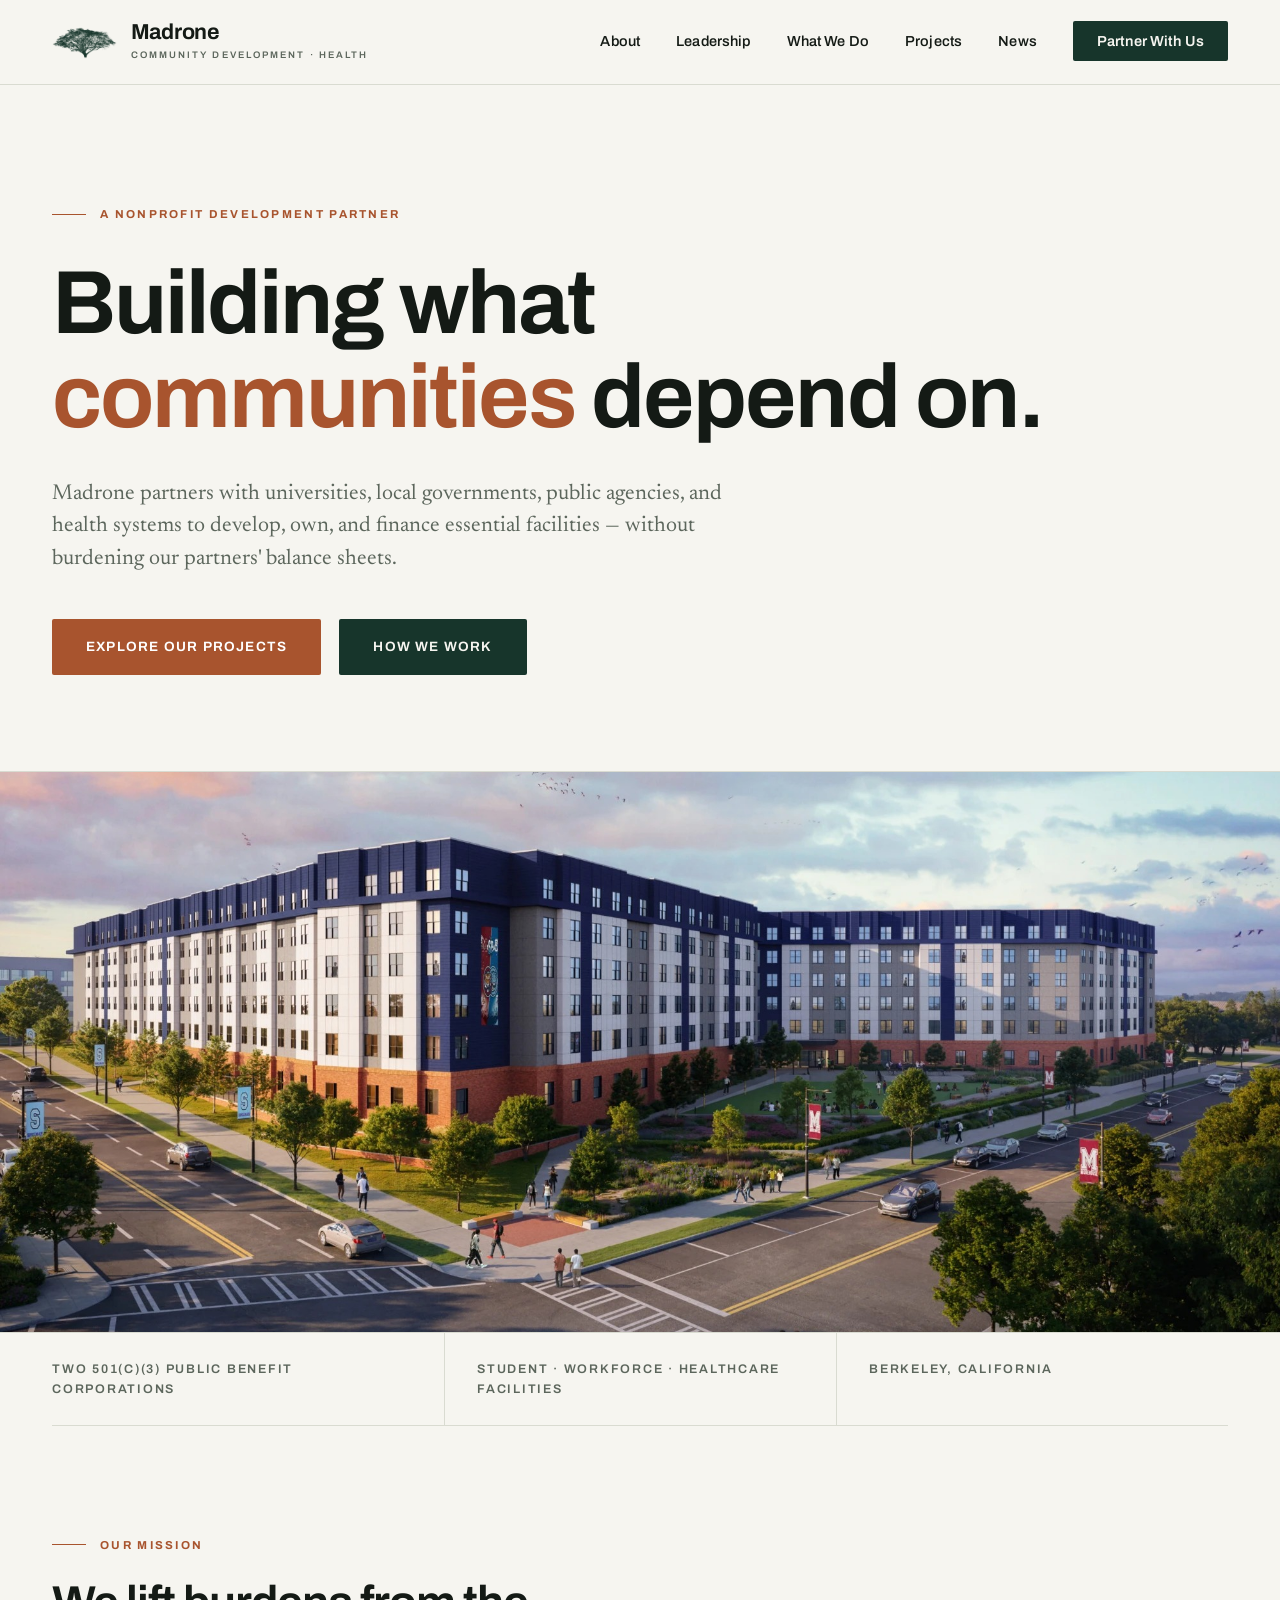
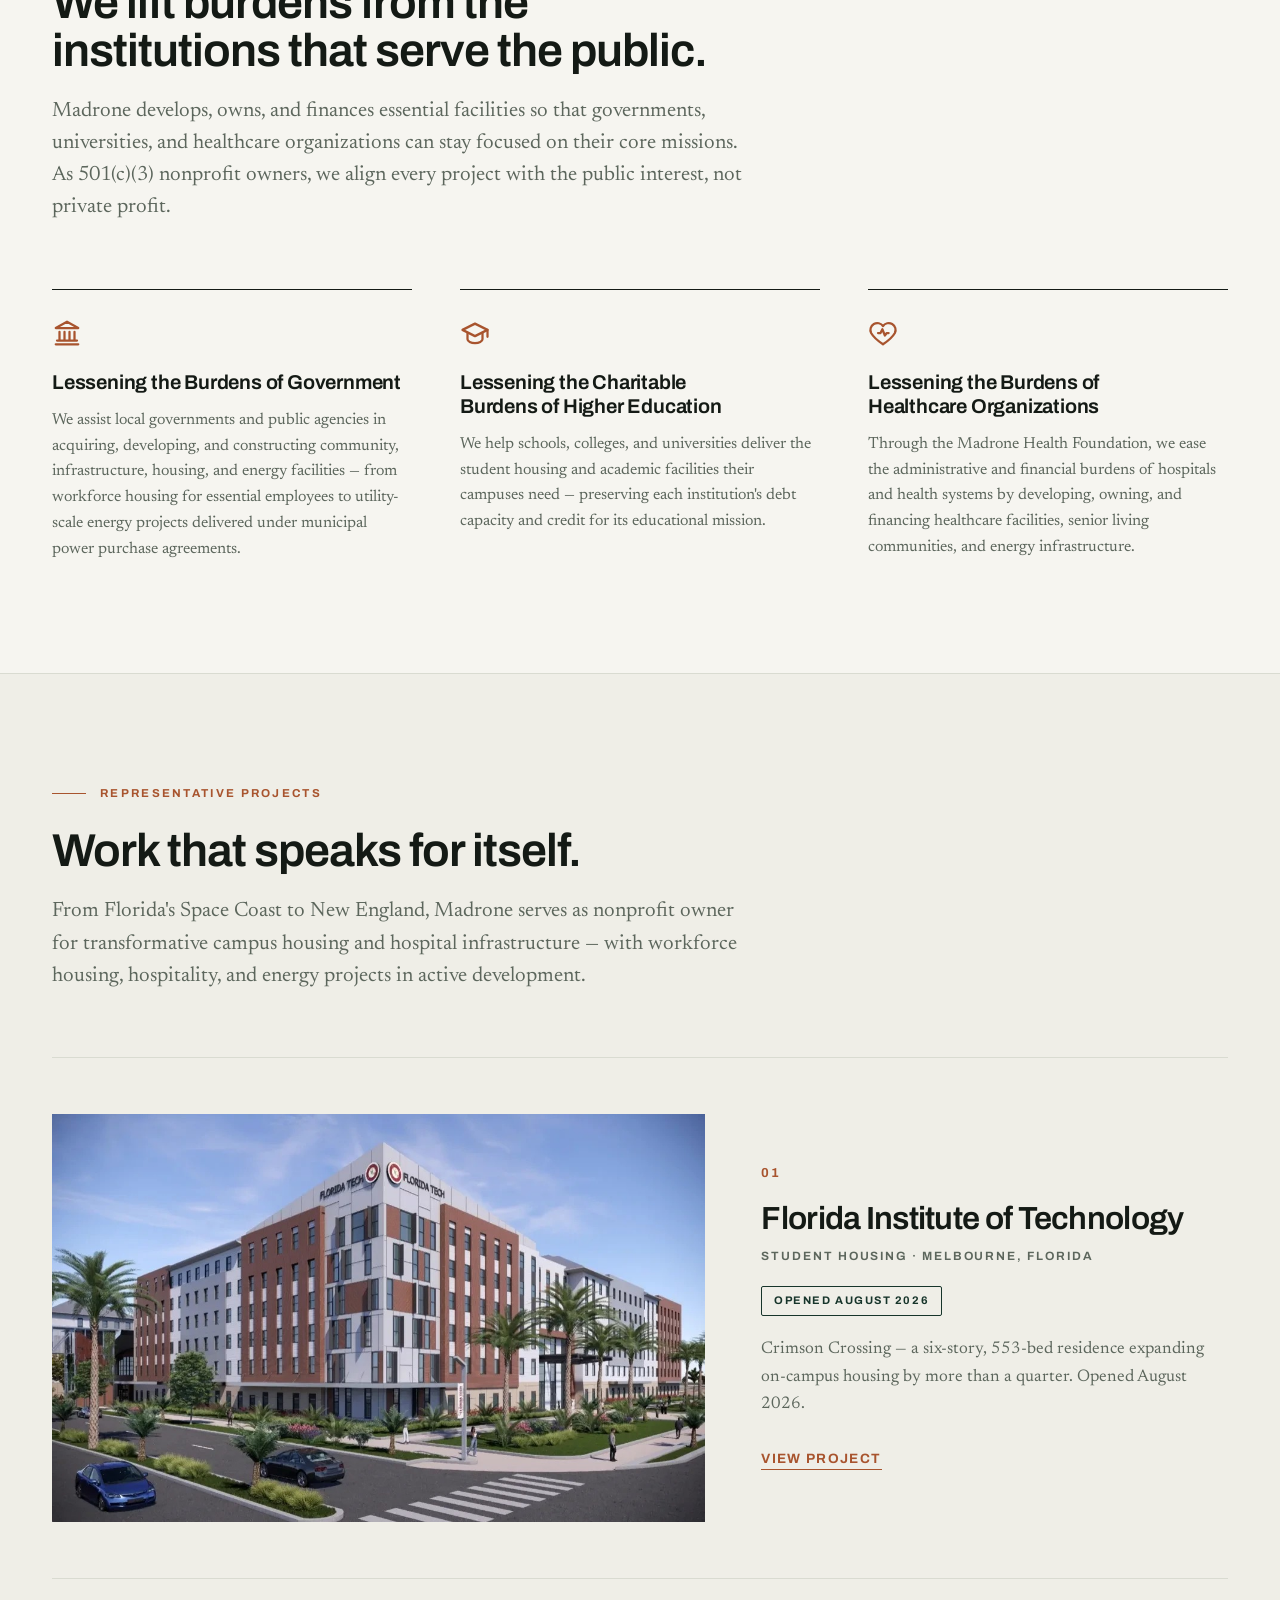
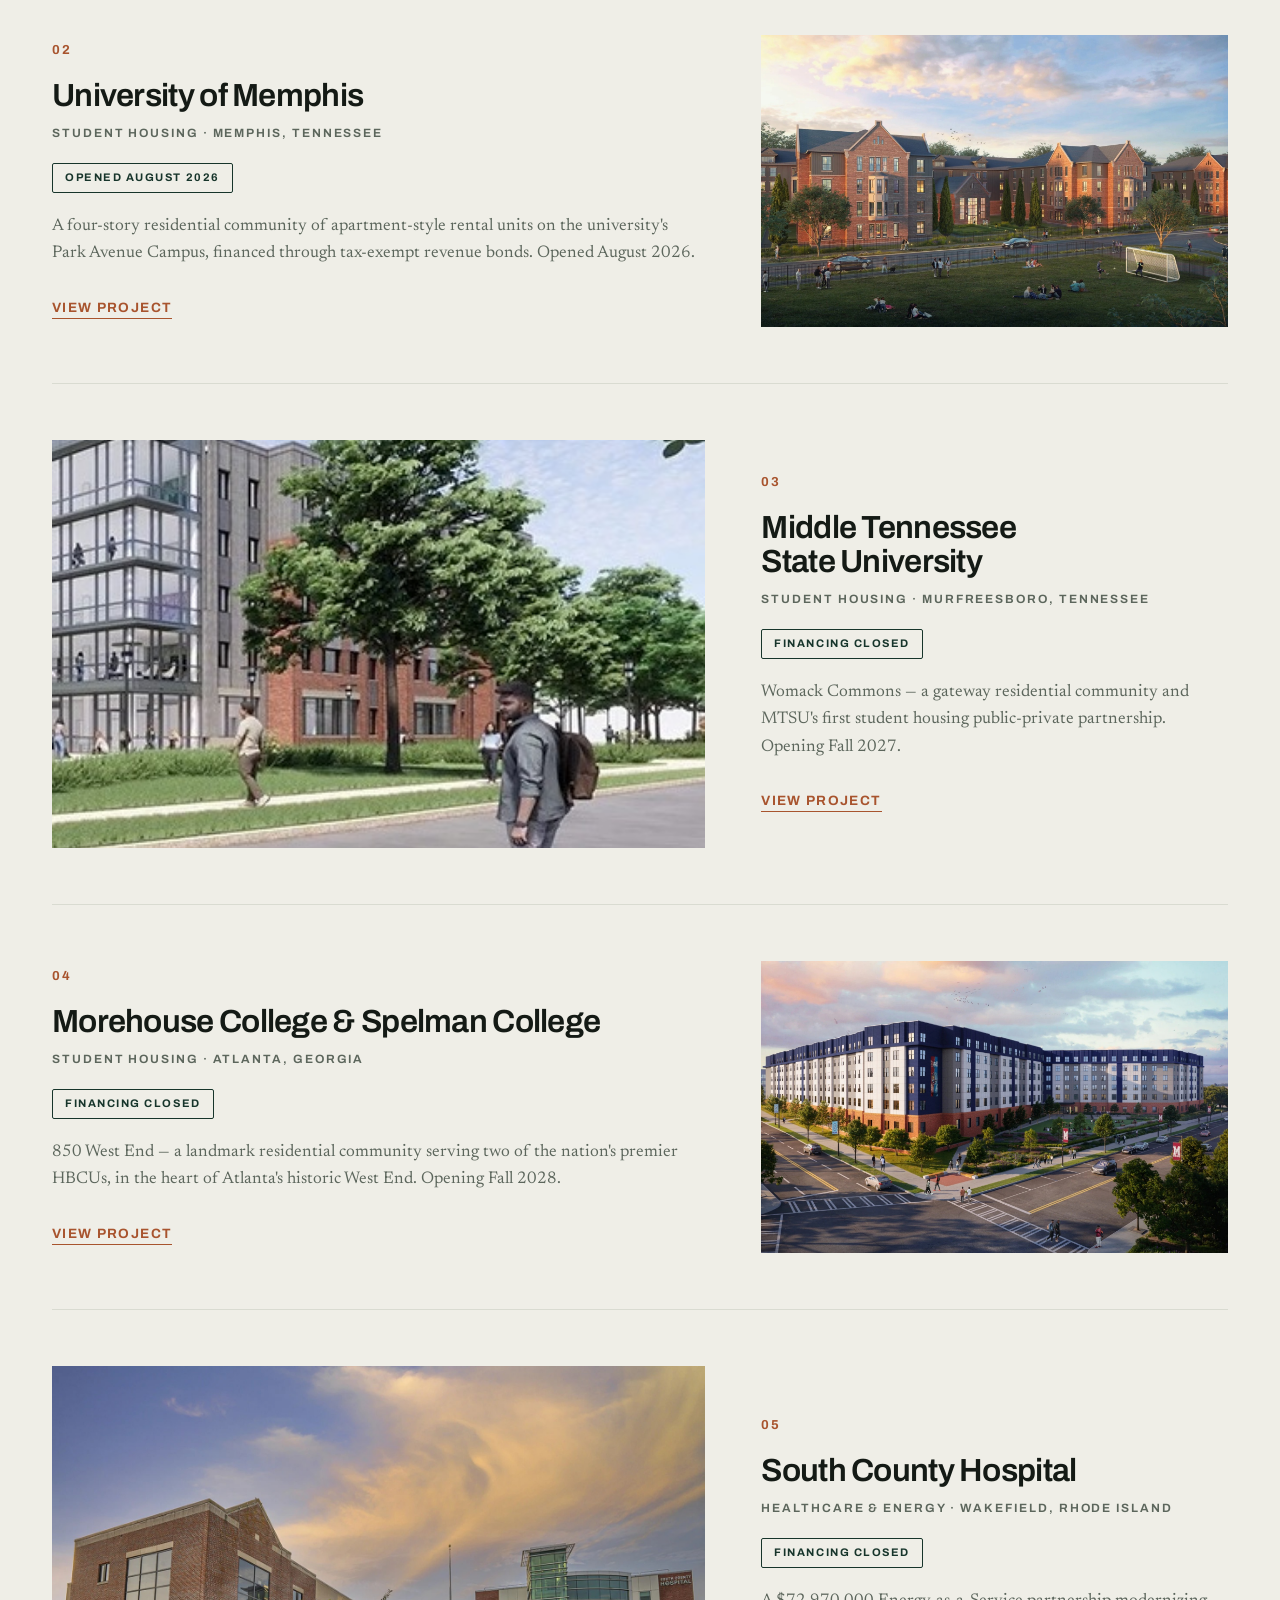
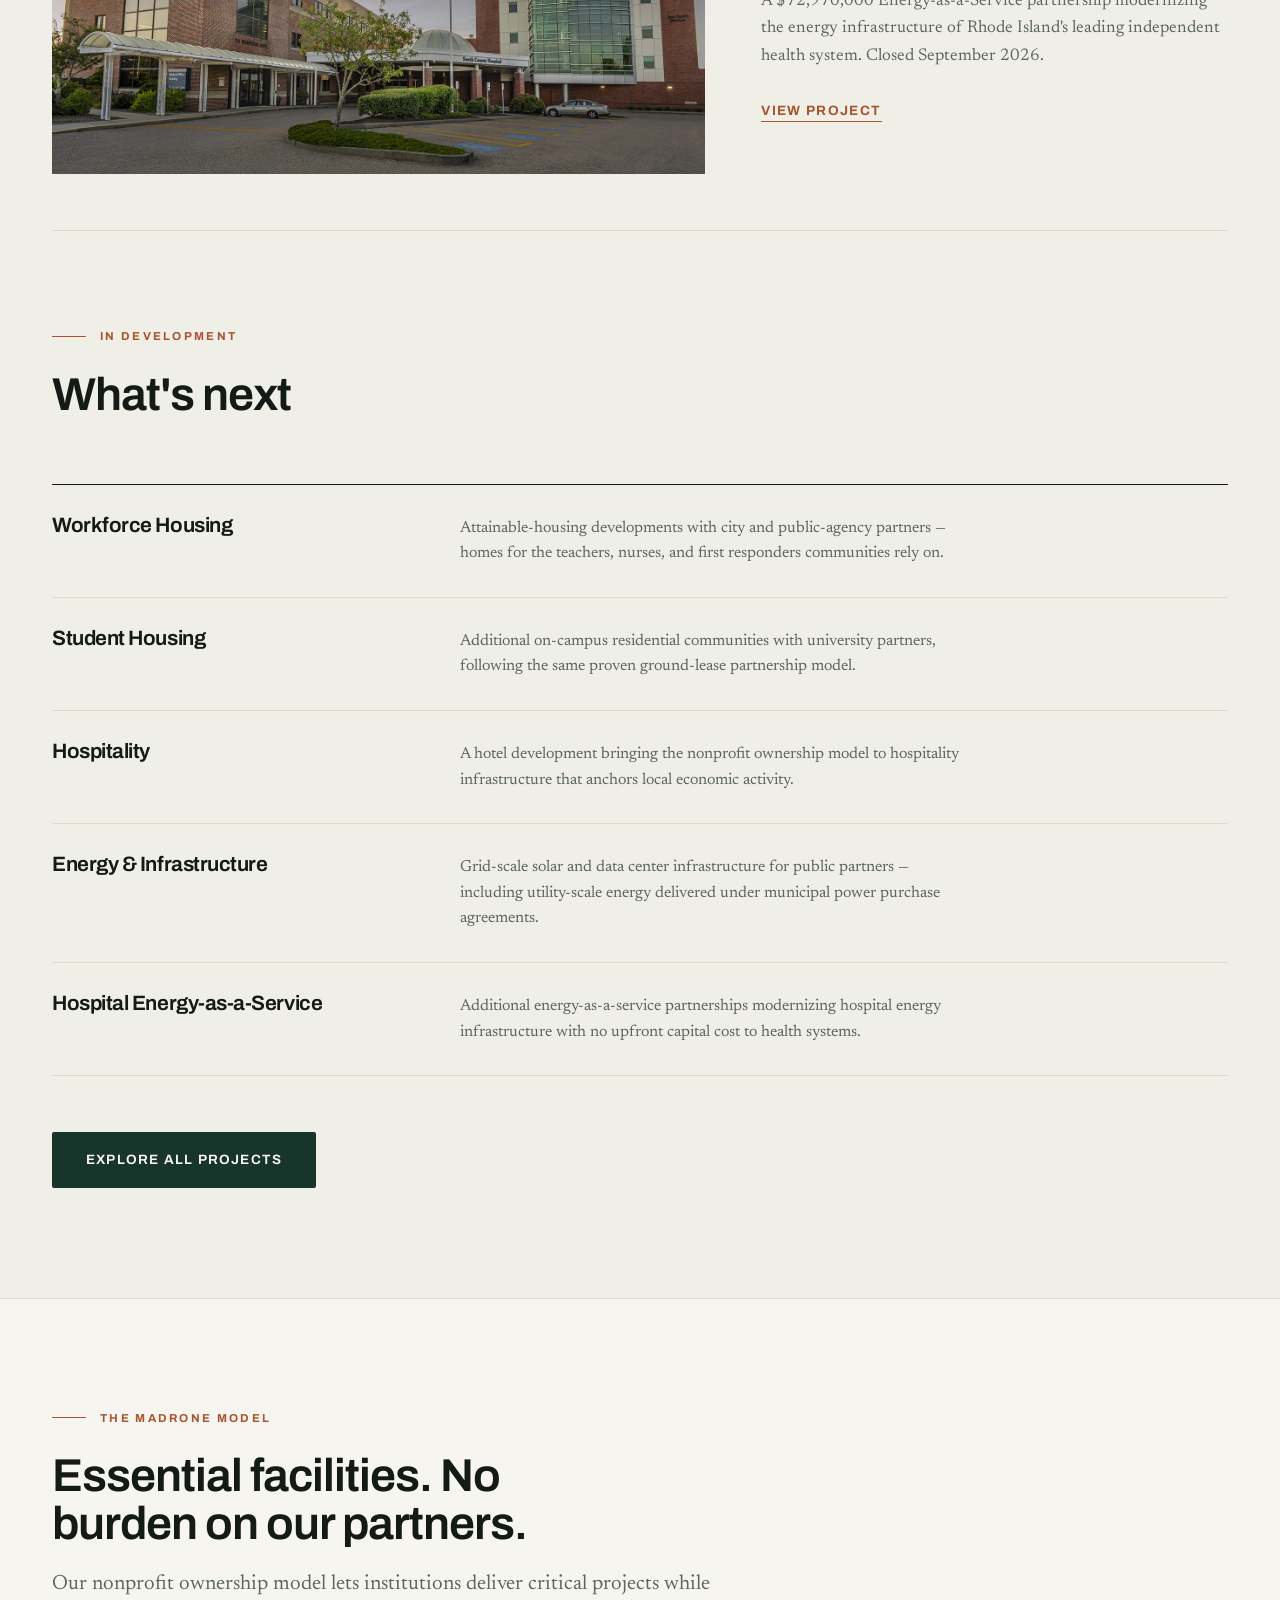
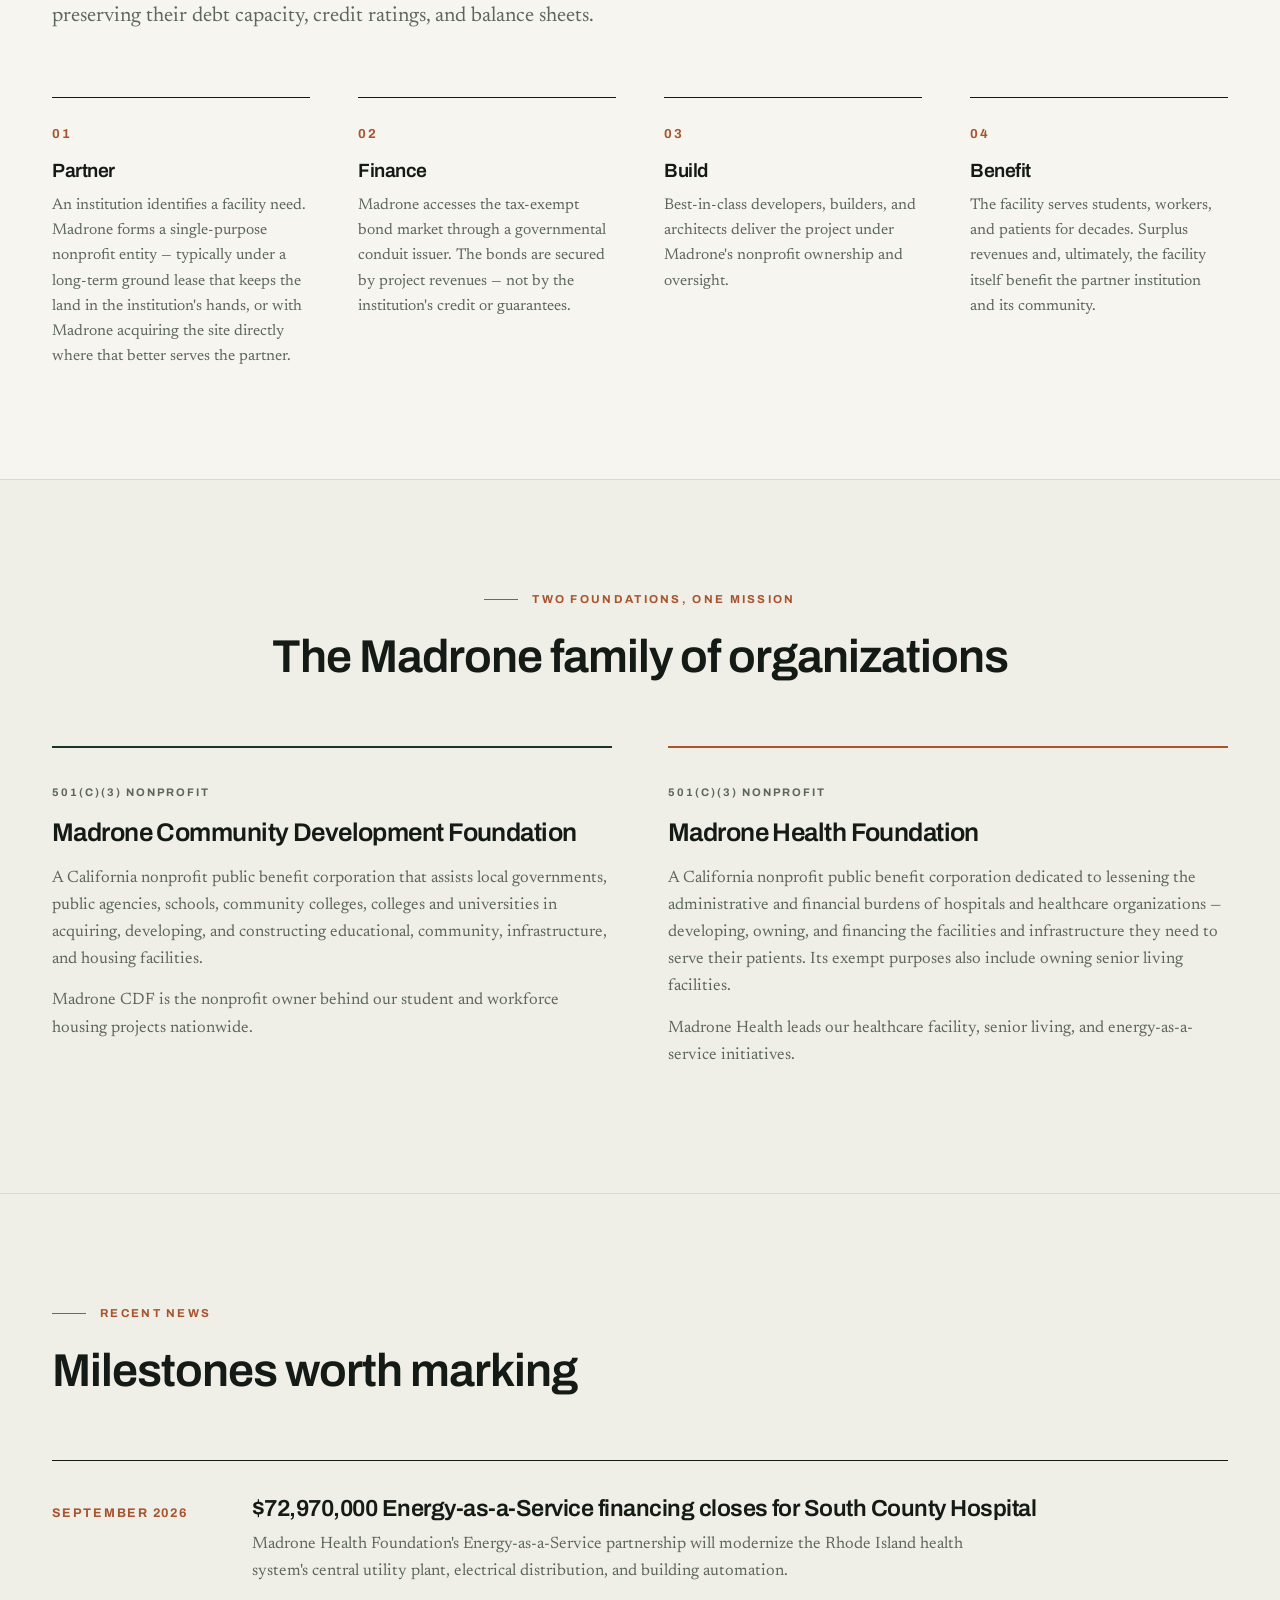
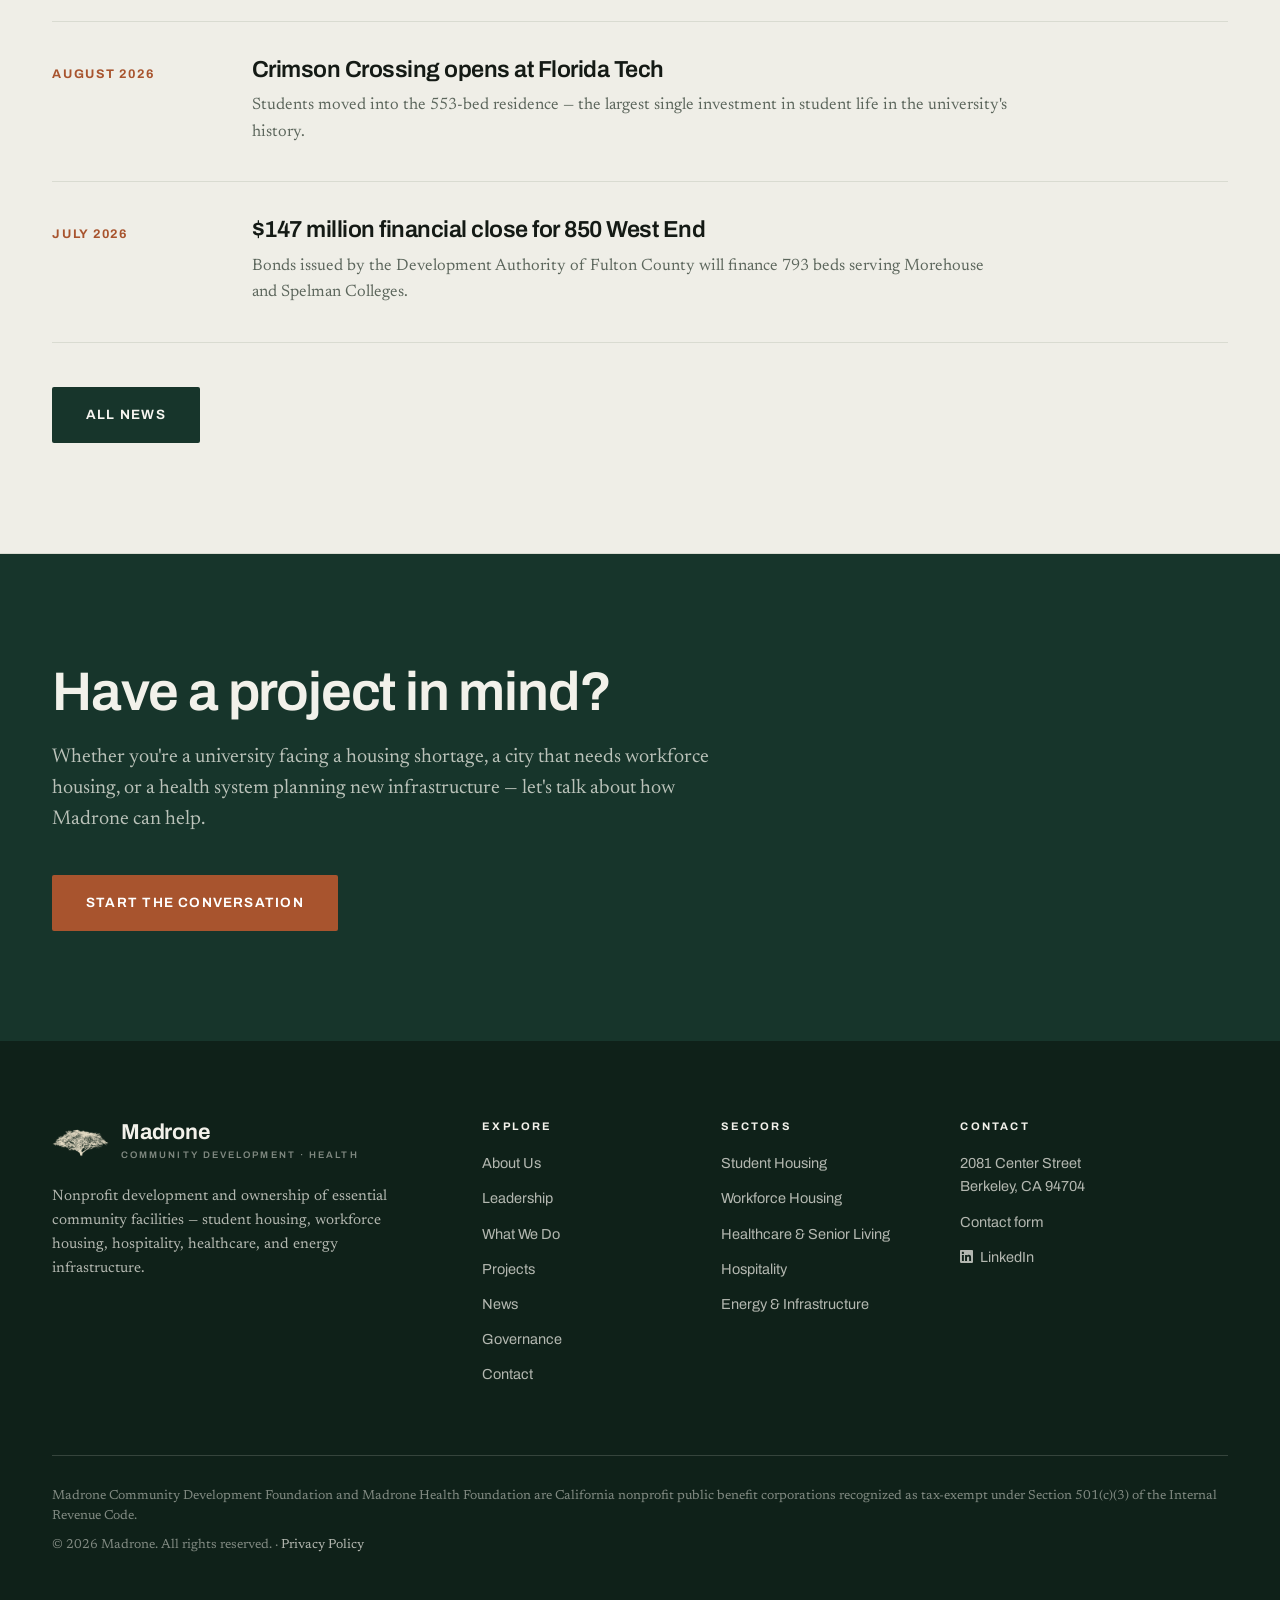
<file: index.html>
<!DOCTYPE html>
<html lang="en">
<head>
  <meta charset="UTF-8">
  <meta name="viewport" content="width=device-width, initial-scale=1.0">
  <title>Madrone | Nonprofit Development of Student Housing, Workforce Housing &amp; Community Facilities</title>
  <meta name="description" content="Madrone Community Development Foundation and Madrone Health Foundation are California nonprofit 501(c)(3) organizations that help universities, local governments, and hospitals develop and finance essential facilities.">
  <link rel="icon" type="image/png" href="images/brand/favicon.png">
  <link rel="stylesheet" href="css/style.css">
</head>
<body>

<header class="site-header">
  <div class="container nav-wrap">
    <a class="brand" href="index.html">
      <img class="brand-mark" src="images/brand/tree-ever.png" alt="">
      <span>
        <span class="brand-name">Madrone</span>
        <span class="brand-sub">Community Development &middot; Health</span>
      </span>
    </a>
    <button class="nav-toggle" aria-label="Toggle navigation" aria-expanded="false">
      <span></span><span></span><span></span>
    </button>
    <ul class="nav-links">
      <li><a href="about.html">About</a></li>
      <li><a href="leadership.html">Leadership</a></li>
      <li><a href="what-we-do.html">What We Do</a></li>
      <li><a href="projects.html">Projects</a></li>
      <li><a href="news.html">News</a></li>
      <li><a class="nav-cta" href="contact.html">Partner With Us</a></li>
    </ul>
  </div>
</header>

<main>

  <!-- Hero -->
  <div class="hero">
    <div class="container">
      <span class="eyebrow">A Nonprofit Development Partner</span>
      <h1>Building what <em>communities</em> depend on.</h1>
      <p>Madrone partners with universities, local governments, public agencies, and health systems to develop, own, and finance essential facilities &mdash; without burdening our partners' balance sheets.</p>
      <div class="btn-row">
        <a class="btn btn-primary" href="projects.html">Explore Our Projects</a>
        <a class="btn btn-dark" href="what-we-do.html">How We Work</a>
      </div>
    </div>
    <div class="hero-band">
      <img src="images/projects/morehouse-spelman.jpg" alt="850 West End residence serving Morehouse College and Spelman College" onerror="this.onerror=null;this.src='images/illustrations/morehouse-spelman.svg'">
    </div>
    <div class="container">
      <div class="hero-facts">
        <div>Two 501(c)(3) Public Benefit Corporations</div>
        <div>Student &middot; Workforce &middot; Healthcare Facilities</div>
        <div>Berkeley, California</div>
      </div>
    </div>
  </div>

  <!-- Mission -->
  <section>
    <div class="container">
      <div class="section-head">
        <span class="eyebrow">Our Mission</span>
        <h2>We lift burdens from the institutions that serve the public.</h2>
        <p class="lead">Madrone develops, owns, and finances essential facilities so that governments, universities, and healthcare organizations can stay focused on their core missions. As 501(c)(3) nonprofit owners, we align every project with the public interest, not private profit.</p>
      </div>
      <div class="card-grid">
        <div class="sector-card">
          <div class="icon">
            <svg viewBox="0 0 24 24" fill="none" stroke-width="1.8" stroke-linecap="round" stroke-linejoin="round"><path d="M3 21h18M4 18h16M6 18v-7M10 18v-7M14 18v-7M18 18v-7M3 8l9-5 9 5z"/></svg>
          </div>
          <h3>Lessening the Burdens of Government</h3>
          <p>We assist local governments and public agencies in acquiring, developing, and constructing community, infrastructure, housing, and energy facilities — from workforce housing for essential employees to utility-scale energy projects delivered under municipal power purchase agreements.</p>
        </div>
        <div class="sector-card">
          <div class="icon">
            <svg viewBox="0 0 24 24" fill="none" stroke-width="1.8" stroke-linecap="round" stroke-linejoin="round"><path d="M22 9.5L12 4.5 2 9.5l10 5 10-5z"/><path d="M6 11.8V17c0 1.7 2.7 3 6 3s6-1.3 6-3v-5.2M22 9.5V15"/></svg>
          </div>
          <h3>Lessening the Charitable Burdens of Higher Education</h3>
          <p>We help schools, colleges, and universities deliver the student housing and academic facilities their campuses need — preserving each institution's debt capacity and credit for its educational mission.</p>
        </div>
        <div class="sector-card">
          <div class="icon">
            <svg viewBox="0 0 24 24" fill="none" stroke-width="1.8" stroke-linecap="round" stroke-linejoin="round"><path d="M12 21s-7-4.6-9.5-9A5.5 5.5 0 0 1 12 6.5 5.5 5.5 0 0 1 21.5 12C19 16.4 12 21 12 21z"/><path d="M8 12h2l1.5-3 2 5L15 12h1.5"/></svg>
          </div>
          <h3>Lessening the Burdens of Healthcare Organizations</h3>
          <p>Through the Madrone Health Foundation, we ease the administrative and financial burdens of hospitals and health systems by developing, owning, and financing healthcare facilities, senior living communities, and energy infrastructure.</p>
        </div>
      </div>
    </div>
  </section>

  <!-- Representative projects -->
  <section class="alt-bg">
    <div class="container">
      <div class="section-head">
        <span class="eyebrow">Representative Projects</span>
        <h2>Work that speaks for itself.</h2>
        <p class="lead">From Florida's Space Coast to New England, Madrone serves as nonprofit owner for transformative campus housing and hospital infrastructure &mdash; with workforce housing, hospitality, and energy projects in active development.</p>
      </div>

      <div class="project-rows">
        <a class="project-row" href="projects/florida-tech.html">
          <div class="row-visual">
            <img src="images/projects/florida-tech.jpg" alt="Florida Institute of Technology student residence" loading="lazy" onerror="this.onerror=null;this.src='images/illustrations/florida-tech.svg'">
          </div>
          <div class="row-text">
            <div class="row-num">01</div>
            <h3>Florida Institute of Technology</h3>
            <div class="row-loc">Student Housing &middot; Melbourne, Florida</div>
            <span class="row-status">Opened August 2026</span>
            <p>Crimson Crossing &mdash; a six-story, 553-bed residence expanding on-campus housing by more than a quarter. Opened August 2026.</p>
            <span class="row-link">View project</span>
          </div>
        </a>
        <a class="project-row" href="projects/university-of-memphis.html">
          <div class="row-visual">
            <img src="images/projects/university-of-memphis.jpg" alt="University of Memphis student residence" loading="lazy" onerror="this.onerror=null;this.src='images/illustrations/university-of-memphis.svg'">
          </div>
          <div class="row-text">
            <div class="row-num">02</div>
            <h3>University of Memphis</h3>
            <div class="row-loc">Student Housing &middot; Memphis, Tennessee</div>
            <span class="row-status">Opened August 2026</span>
            <p>A four-story residential community of apartment-style rental units on the university's Park Avenue Campus, financed through tax-exempt revenue bonds. Opened August 2026.</p>
            <span class="row-link">View project</span>
          </div>
        </a>
        <a class="project-row" href="projects/mtsu.html">
          <div class="row-visual">
            <img src="images/projects/mtsu.jpg" alt="Womack Commons at Middle Tennessee State University" loading="lazy" onerror="this.onerror=null;this.src='images/illustrations/mtsu.svg'">
          </div>
          <div class="row-text">
            <div class="row-num">03</div>
            <h3>Middle Tennessee State University</h3>
            <div class="row-loc">Student Housing &middot; Murfreesboro, Tennessee</div>
            <span class="row-status">Financing Closed</span>
            <p>Womack Commons &mdash; a gateway residential community and MTSU's first student housing public-private partnership. Opening Fall 2027.</p>
            <span class="row-link">View project</span>
          </div>
        </a>
        <a class="project-row" href="projects/morehouse-spelman.html">
          <div class="row-visual">
            <img src="images/projects/morehouse-spelman.jpg" alt="850 West End residence serving Morehouse College and Spelman College" loading="lazy" onerror="this.onerror=null;this.src='images/illustrations/morehouse-spelman.svg'">
          </div>
          <div class="row-text">
            <div class="row-num">04</div>
            <h3>Morehouse College &amp; Spelman College</h3>
            <div class="row-loc">Student Housing &middot; Atlanta, Georgia</div>
            <span class="row-status">Financing Closed</span>
            <p>850 West End &mdash; a landmark residential community serving two of the nation's premier HBCUs, in the heart of Atlanta's historic West End. Opening Fall 2028.</p>
            <span class="row-link">View project</span>
          </div>
        </a>
        <a class="project-row" href="projects/south-county-hospital.html">
          <div class="row-visual">
            <img src="images/projects/south-county-hospital.jpg" alt="South County Hospital in Wakefield, Rhode Island" loading="lazy" onerror="this.onerror=null;this.src='images/illustrations/south-county-hospital.svg'">
          </div>
          <div class="row-text">
            <div class="row-num">05</div>
            <h3>South County Hospital</h3>
            <div class="row-loc">Healthcare &amp; Energy &middot; Wakefield, Rhode Island</div>
            <span class="row-status">Financing Closed</span>
            <p>A $72,970,000 Energy-as-a-Service partnership modernizing the energy infrastructure of Rhode Island's leading independent health system. Closed September 2026.</p>
            <span class="row-link">View project</span>
          </div>
        </a>
      </div>

      <div style="margin-top: 96px;">
        <div class="section-head">
          <span class="eyebrow">In Development</span>
          <h2>What's next</h2>
        </div>
        <div class="dev-list">
        <a class="dev-item" href="projects.html">
          <h3>Workforce Housing</h3>
          <p>Attainable-housing developments with city and public-agency partners &mdash; homes for the teachers, nurses, and first responders communities rely on.</p>
        </a>
        <a class="dev-item" href="projects.html">
          <h3>Student Housing</h3>
          <p>Additional on-campus residential communities with university partners, following the same proven ground-lease partnership model.</p>
        </a>
        <a class="dev-item" href="projects.html">
          <h3>Hospitality</h3>
          <p>A hotel development bringing the nonprofit ownership model to hospitality infrastructure that anchors local economic activity.</p>
        </a>
        <a class="dev-item" href="projects.html">
          <h3>Energy &amp; Infrastructure</h3>
          <p>Grid-scale solar and data center infrastructure for public partners &mdash; including utility-scale energy delivered under municipal power purchase agreements.</p>
        </a>
        <a class="dev-item" href="projects.html">
          <h3>Hospital Energy-as-a-Service</h3>
          <p>Additional energy-as-a-service partnerships modernizing hospital energy infrastructure with no upfront capital cost to health systems.</p>
        </a>
      </div>
      </div>
      <p style="margin-top: 56px;"><a class="btn btn-dark" href="projects.html">Explore All Projects</a></p>
    </div>
  </section>

  <!-- Model -->
  <section>
    <div class="container">
      <div class="section-head">
        <span class="eyebrow">The Madrone Model</span>
        <h2>Essential facilities. No burden on our partners.</h2>
        <p class="lead">Our nonprofit ownership model lets institutions deliver critical projects while preserving their debt capacity, credit ratings, and balance sheets.</p>
      </div>
      <div class="steps">
        <div class="step">
          <div class="num">01</div>
          <h3>Partner</h3>
          <p>An institution identifies a facility need. Madrone forms a single-purpose nonprofit entity — typically under a long-term ground lease that keeps the land in the institution's hands, or with Madrone acquiring the site directly where that better serves the partner.</p>
        </div>
        <div class="step">
          <div class="num">02</div>
          <h3>Finance</h3>
          <p>Madrone accesses the tax-exempt bond market through a governmental conduit issuer. The bonds are secured by project revenues — not by the institution's credit or guarantees.</p>
        </div>
        <div class="step">
          <div class="num">03</div>
          <h3>Build</h3>
          <p>Best-in-class developers, builders, and architects deliver the project under Madrone's nonprofit ownership and oversight.</p>
        </div>
        <div class="step">
          <div class="num">04</div>
          <h3>Benefit</h3>
          <p>The facility serves students, workers, and patients for decades. Surplus revenues and, ultimately, the facility itself benefit the partner institution and its community.</p>
        </div>
      </div>
    </div>
  </section>

  <!-- Two entities -->
  <section class="soft-bg">
    <div class="container">
      <div class="section-head center">
        <span class="eyebrow">Two Foundations, One Mission</span>
        <h2>The Madrone family of organizations</h2>
      </div>
      <div class="split">
        <div class="entity-card">
          <span class="entity-tag">501(c)(3) Nonprofit</span>
          <h3>Madrone Community Development Foundation</h3>
          <p>A California nonprofit public benefit corporation that assists local governments, public agencies, schools, community colleges, colleges and universities in acquiring, developing, and constructing educational, community, infrastructure, and housing facilities.</p>
          <p>Madrone CDF is the nonprofit owner behind our student and workforce housing projects nationwide.</p>
        </div>
        <div class="entity-card health">
          <span class="entity-tag">501(c)(3) Nonprofit</span>
          <h3>Madrone Health Foundation</h3>
          <p>A California nonprofit public benefit corporation dedicated to lessening the administrative and financial burdens of hospitals and healthcare organizations — developing, owning, and financing the facilities and infrastructure they need to serve their patients. Its exempt purposes also include owning senior living facilities.</p>
          <p>Madrone Health leads our healthcare facility, senior living, and energy-as-a-service initiatives.</p>
        </div>
      </div>
    </div>
  </section>

  <!-- Recent news -->
  <section class="alt-bg">
    <div class="container">
      <div class="section-head">
        <span class="eyebrow">Recent News</span>
        <h2>Milestones worth marking</h2>
      </div>
      <div class="news-list">
        <div class="news-item">
          <div class="news-date">September 2026</div>
          <div>
            <h3>$72,970,000 Energy-as-a-Service financing closes for South County Hospital</h3>
            <p>Madrone Health Foundation's Energy-as-a-Service partnership will modernize the Rhode Island health system's central utility plant, electrical distribution, and building automation.</p>
          </div>
        </div>
        <div class="news-item">
          <div class="news-date">August 2026</div>
          <div>
            <h3>Crimson Crossing opens at Florida Tech</h3>
            <p>Students moved into the 553-bed residence — the largest single investment in student life in the university's history.</p>
          </div>
        </div>
        <div class="news-item">
          <div class="news-date">July 2026</div>
          <div>
            <h3>$147 million financial close for 850 West End</h3>
            <p>Bonds issued by the Development Authority of Fulton County will finance 793 beds serving Morehouse and Spelman Colleges.</p>
          </div>
        </div>
      </div>
      <p style="margin-top: 44px;"><a class="btn btn-dark" href="news.html">All News</a></p>
    </div>
  </section>

  <!-- CTA -->
  <div class="cta-band">
    <div class="container">
      <h2>Have a project in mind?</h2>
      <p>Whether you're a university facing a housing shortage, a city that needs workforce housing, or a health system planning new infrastructure — let's talk about how Madrone can help.</p>
      <a class="btn btn-primary" href="contact.html">Start the Conversation</a>
    </div>
  </div>

</main>

<footer class="site-footer">
  <div class="container">
    <div class="footer-grid">
      <div>
        <div class="footer-brand">
          <img class="brand-mark" src="images/brand/tree-cream.png" alt="">
          <span>
            <span class="brand-name">Madrone</span>
            <span class="brand-sub">Community Development &middot; Health</span>
          </span>
        </div>
        <p>Nonprofit development and ownership of essential community facilities — student housing, workforce housing, hospitality, healthcare, and energy infrastructure.</p>
      </div>
      <div>
        <h4>Explore</h4>
        <ul>
          <li><a href="about.html">About Us</a></li>
          <li><a href="leadership.html">Leadership</a></li>
          <li><a href="what-we-do.html">What We Do</a></li>
          <li><a href="projects.html">Projects</a></li>
          <li><a href="news.html">News</a></li>
          <li><a href="governance.html">Governance</a></li>
          <li><a href="contact.html">Contact</a></li>
        </ul>
      </div>
      <div>
        <h4>Sectors</h4>
        <ul>
          <li><a href="what-we-do.html">Student Housing</a></li>
          <li><a href="what-we-do.html">Workforce Housing</a></li>
          <li><a href="what-we-do.html">Healthcare &amp; Senior Living</a></li>
          <li><a href="what-we-do.html">Hospitality</a></li>
          <li><a href="what-we-do.html">Energy &amp; Infrastructure</a></li>
        </ul>
      </div>
      <div>
        <h4>Contact</h4>
        <ul>
          <li>2081 Center Street<br>Berkeley, CA 94704</li>
          <li><a href="contact.html">Contact form</a></li>
          <li><a href="https://www.linkedin.com/company/madrone-org/" target="_blank" rel="noopener"><svg viewBox="0 0 24 24" fill="currentColor" width="13" height="13" aria-hidden="true" style="display: inline-block; vertical-align: -1.5px; margin-right: 7px;"><path d="M20.447 20.452h-3.554v-5.569c0-1.328-.027-3.037-1.852-3.037-1.853 0-2.136 1.445-2.136 2.939v5.667H9.351V9h3.414v1.561h.046c.477-.9 1.637-1.85 3.37-1.85 3.601 0 4.267 2.37 4.267 5.455v6.286zM5.337 7.433c-1.144 0-2.063-.926-2.063-2.065 0-1.138.92-2.063 2.063-2.063 1.14 0 2.064.925 2.064 2.063 0 1.139-.925 2.065-2.064 2.065zm1.782 13.019H3.555V9h3.564v11.452zM22.225 0H1.771C.792 0 0 .774 0 1.729v20.542C0 23.227.792 24 1.771 24h20.451C23.2 24 24 23.227 24 22.271V1.729C24 .774 23.2 0 22.225 0z"/></svg>LinkedIn</a></li>
        </ul>
      </div>
    </div>
    <div class="footer-legal">
      <p>Madrone Community Development Foundation and Madrone Health Foundation are California nonprofit public benefit corporations recognized as tax-exempt under Section 501(c)(3) of the Internal Revenue Code.</p>
      <p>&copy; 2026 Madrone. All rights reserved. &middot; <a href="privacy.html">Privacy Policy</a></p>
    </div>
  </div>
</footer>

<script src="js/main.js"></script>
</body>
</html>
</file>
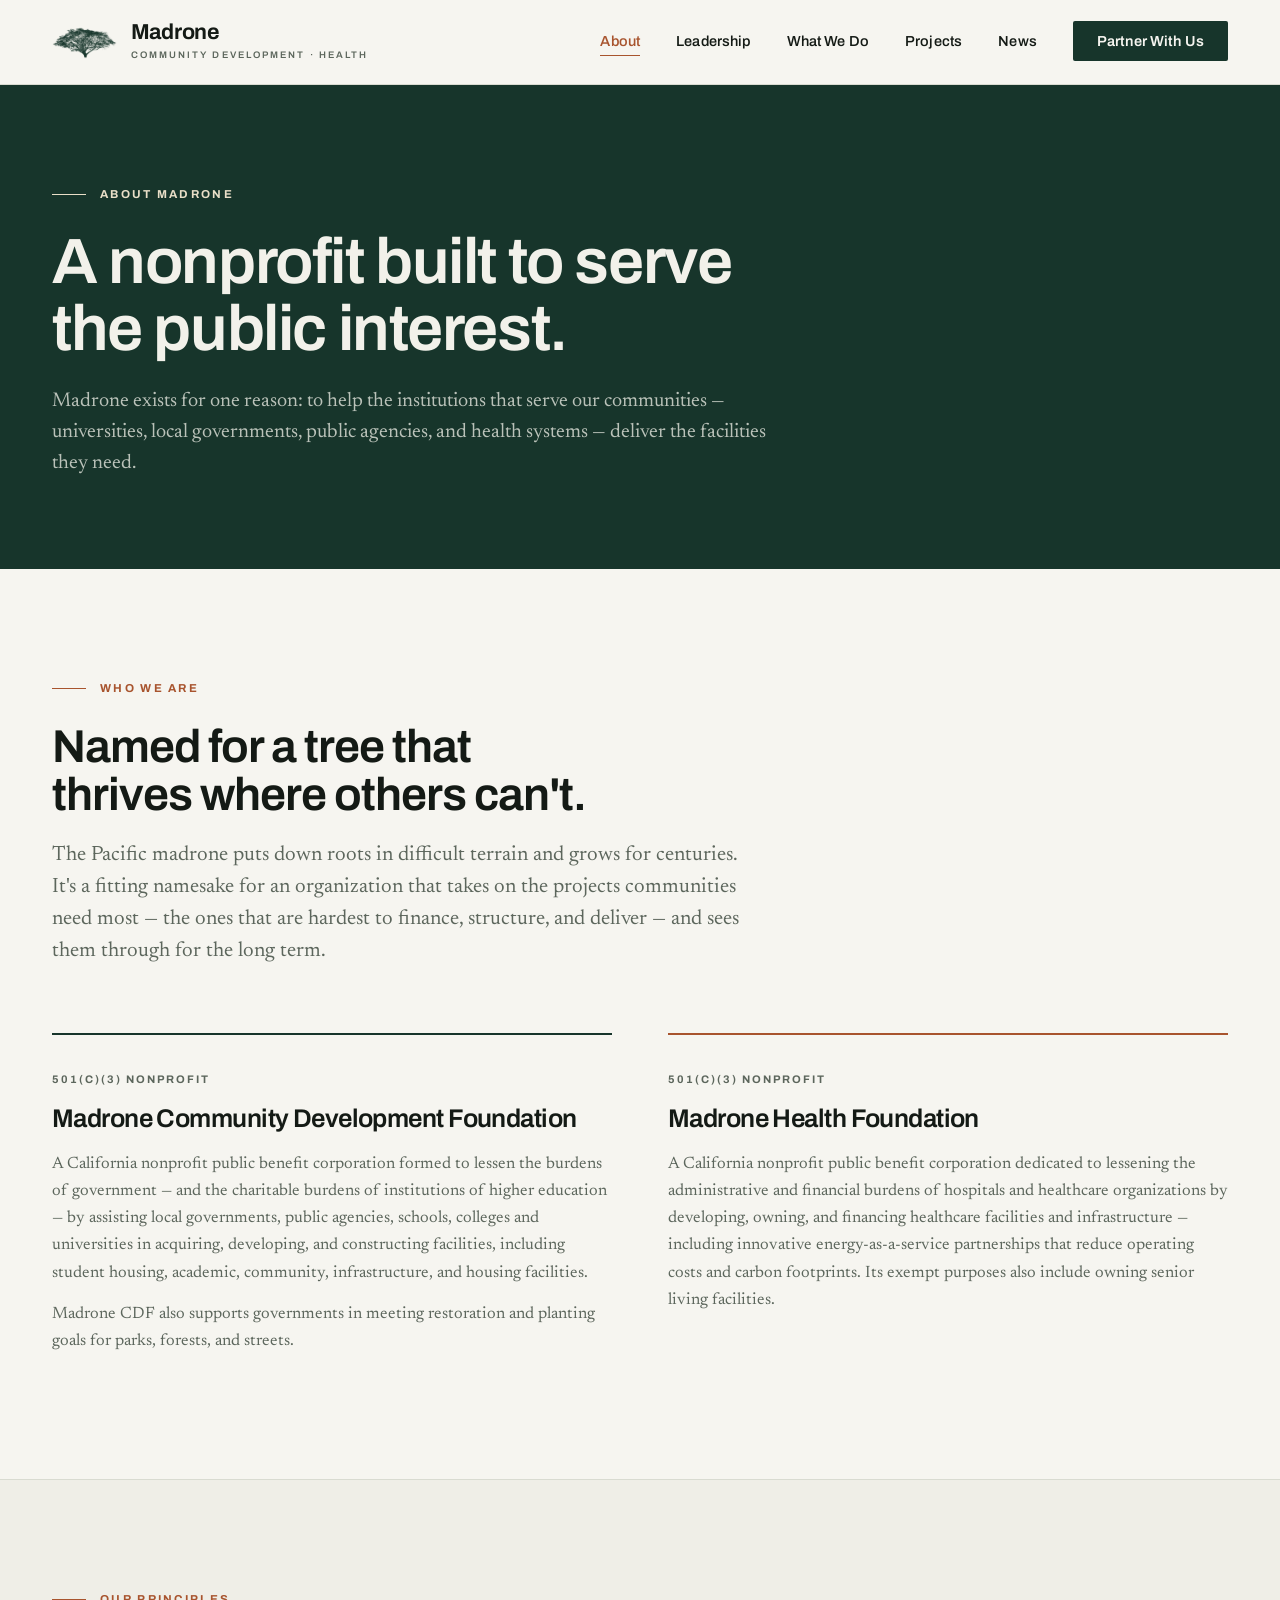
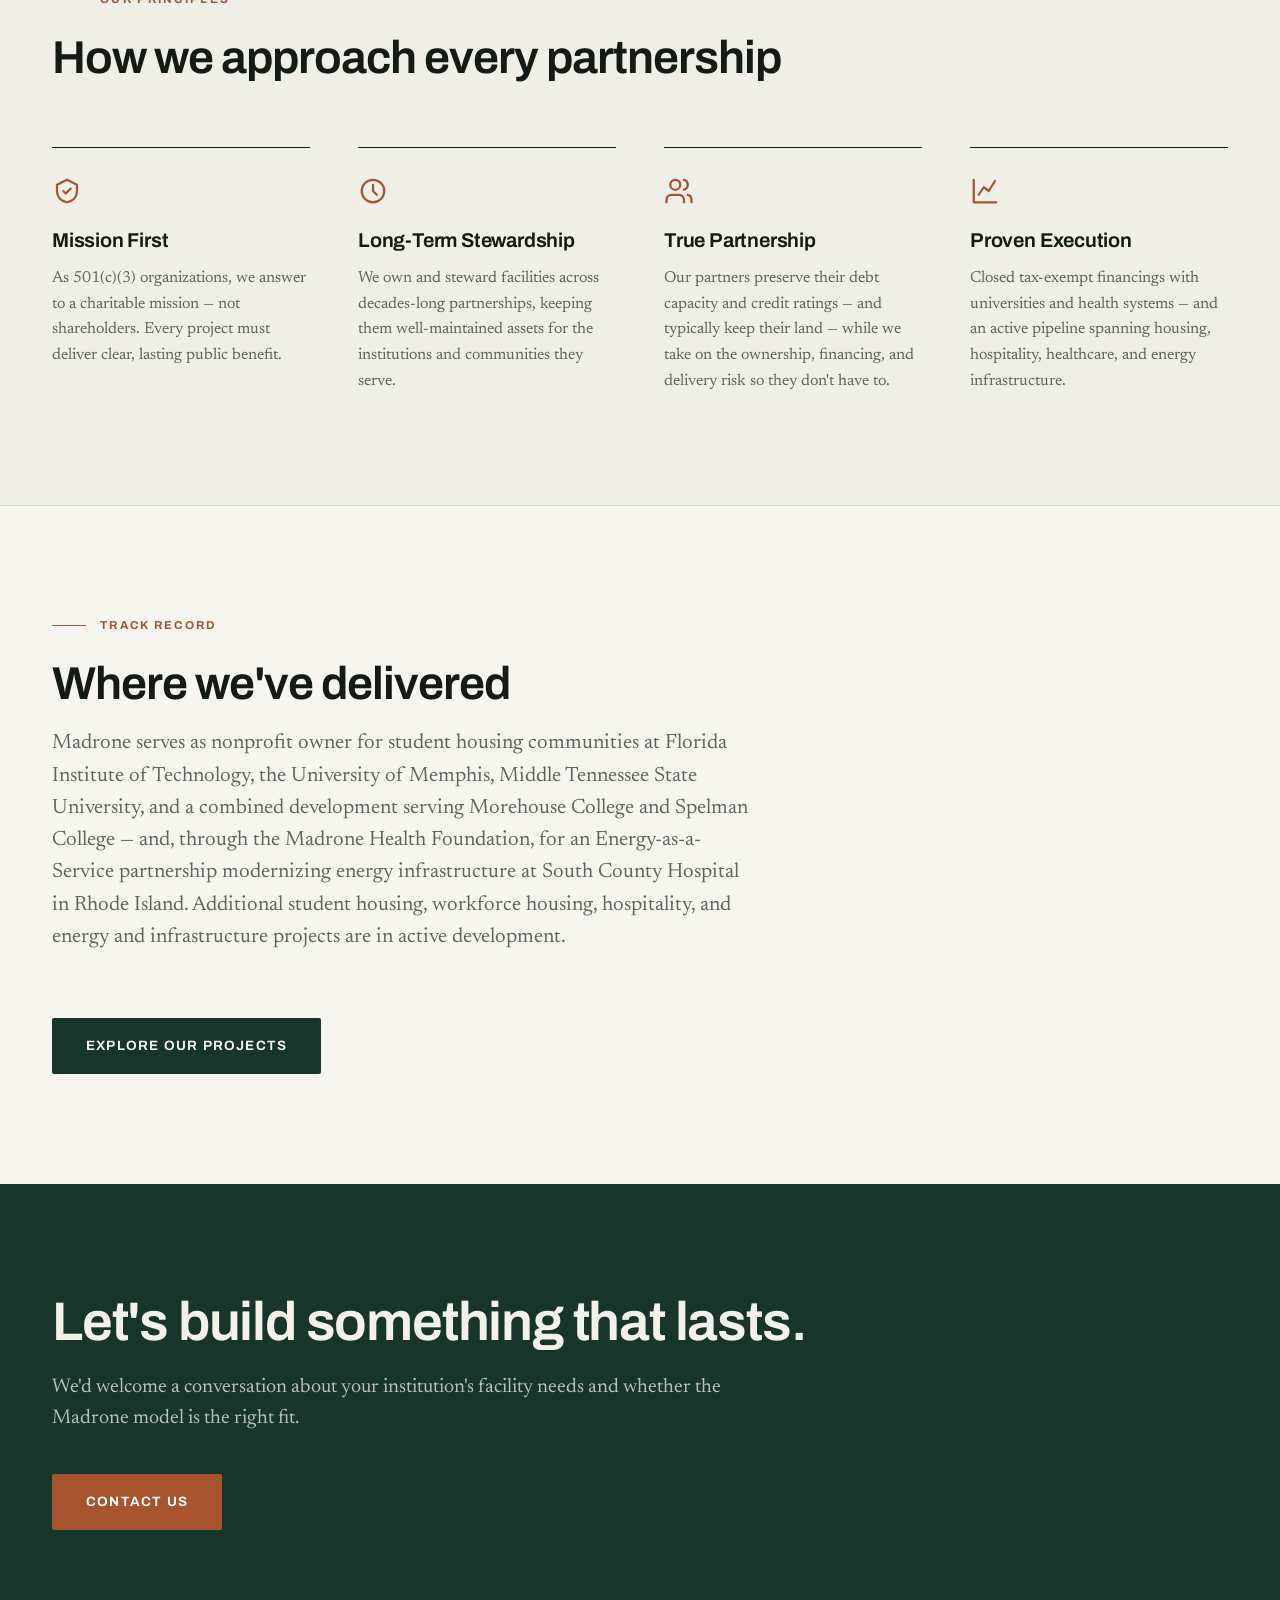
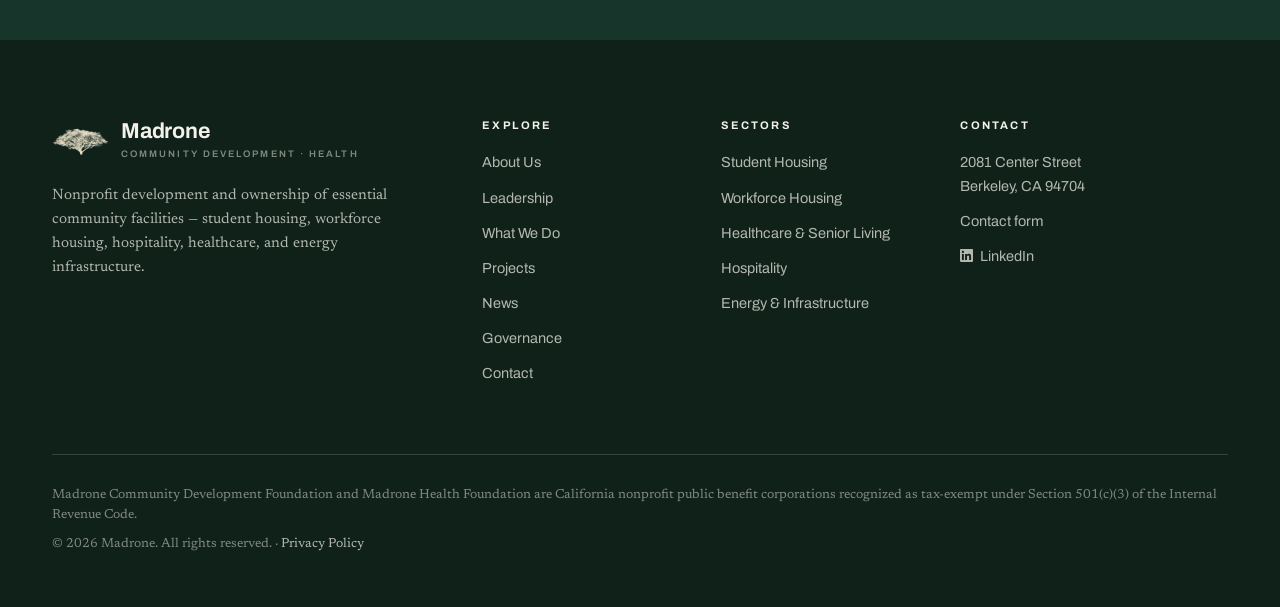
<file: about.html>
<!DOCTYPE html>
<html lang="en">
<head>
  <meta charset="UTF-8">
  <meta name="viewport" content="width=device-width, initial-scale=1.0">
  <title>About | Madrone</title>
  <meta name="description" content="Madrone Community Development Foundation and Madrone Health Foundation are California nonprofit 501(c)(3) organizations formed to lessen the burdens of government by developing essential community facilities.">
  <link rel="icon" type="image/png" href="images/brand/favicon.png">
  <link rel="stylesheet" href="css/style.css">
</head>
<body>

<header class="site-header">
  <div class="container nav-wrap">
    <a class="brand" href="index.html">
      <img class="brand-mark" src="images/brand/tree-ever.png" alt="">
      <span>
        <span class="brand-name">Madrone</span>
        <span class="brand-sub">Community Development &middot; Health</span>
      </span>
    </a>
    <button class="nav-toggle" aria-label="Toggle navigation" aria-expanded="false">
      <span></span><span></span><span></span>
    </button>
    <ul class="nav-links">
      <li><a href="about.html">About</a></li>
      <li><a href="leadership.html">Leadership</a></li>
      <li><a href="what-we-do.html">What We Do</a></li>
      <li><a href="projects.html">Projects</a></li>
      <li><a href="news.html">News</a></li>
      <li><a class="nav-cta" href="contact.html">Partner With Us</a></li>
    </ul>
  </div>
</header>

<main>

  <div class="page-hero">
    <div class="container">
      <span class="eyebrow">About Madrone</span>
      <h1>A nonprofit built to serve the public interest.</h1>
      <p>Madrone exists for one reason: to help the institutions that serve our communities — universities, local governments, public agencies, and health systems — deliver the facilities they need.</p>
    </div>
  </div>

  <section>
    <div class="container">
      <div class="section-head">
        <span class="eyebrow">Who We Are</span>
        <h2>Named for a tree that thrives where others can't.</h2>
        <p class="lead">The Pacific madrone puts down roots in difficult terrain and grows for centuries. It's a fitting namesake for an organization that takes on the projects communities need most — the ones that are hardest to finance, structure, and deliver — and sees them through for the long term.</p>
      </div>
      <div class="split">
        <div class="entity-card">
          <span class="entity-tag">501(c)(3) Nonprofit</span>
          <h3>Madrone Community Development Foundation</h3>
          <p>A California nonprofit public benefit corporation formed to lessen the burdens of government — and the charitable burdens of institutions of higher education — by assisting local governments, public agencies, schools, colleges and universities in acquiring, developing, and constructing facilities, including student housing, academic, community, infrastructure, and housing facilities.</p>
          <p>Madrone CDF also supports governments in meeting restoration and planting goals for parks, forests, and streets.</p>
        </div>
        <div class="entity-card health">
          <span class="entity-tag">501(c)(3) Nonprofit</span>
          <h3>Madrone Health Foundation</h3>
          <p>A California nonprofit public benefit corporation dedicated to lessening the administrative and financial burdens of hospitals and healthcare organizations by developing, owning, and financing healthcare facilities and infrastructure — including innovative energy-as-a-service partnerships that reduce operating costs and carbon footprints. Its exempt purposes also include owning senior living facilities.</p>
        </div>
      </div>
    </div>
  </section>

  <section class="alt-bg">
    <div class="container">
      <div class="section-head">
        <span class="eyebrow">Our Principles</span>
        <h2>How we approach every partnership</h2>
      </div>
      <div class="card-grid">
        <div class="sector-card">
          <div class="icon">
            <svg viewBox="0 0 24 24" fill="none" stroke-width="1.8" stroke-linecap="round" stroke-linejoin="round"><path d="M12 3l8 4v5c0 5-3.5 8-8 9-4.5-1-8-4-8-9V7z"/><path d="M9 12l2 2 4-4"/></svg>
          </div>
          <h3>Mission First</h3>
          <p>As 501(c)(3) organizations, we answer to a charitable mission — not shareholders. Every project must deliver clear, lasting public benefit.</p>
        </div>
        <div class="sector-card">
          <div class="icon">
            <svg viewBox="0 0 24 24" fill="none" stroke-width="1.8" stroke-linecap="round" stroke-linejoin="round"><circle cx="12" cy="12" r="9"/><path d="M12 7v5l3 3"/></svg>
          </div>
          <h3>Long-Term Stewardship</h3>
          <p>We own and steward facilities across decades-long partnerships, keeping them well-maintained assets for the institutions and communities they serve.</p>
        </div>
        <div class="sector-card">
          <div class="icon">
            <svg viewBox="0 0 24 24" fill="none" stroke-width="1.8" stroke-linecap="round" stroke-linejoin="round"><path d="M16 21v-2a4 4 0 0 0-4-4H6a4 4 0 0 0-4 4v2"/><circle cx="9" cy="7" r="4"/><path d="M22 21v-2a4 4 0 0 0-3-3.87M16 3.13a4 4 0 0 1 0 7.75"/></svg>
          </div>
          <h3>True Partnership</h3>
          <p>Our partners preserve their debt capacity and credit ratings — and typically keep their land — while we take on the ownership, financing, and delivery risk so they don't have to.</p>
        </div>
        <div class="sector-card">
          <div class="icon">
            <svg viewBox="0 0 24 24" fill="none" stroke-width="1.8" stroke-linecap="round" stroke-linejoin="round"><path d="M3 3v18h18"/><path d="M7 15l4-6 4 3 5-8"/></svg>
          </div>
          <h3>Proven Execution</h3>
          <p>Closed tax-exempt financings with universities and health systems — and an active pipeline spanning housing, hospitality, healthcare, and energy infrastructure.</p>
        </div>
      </div>
    </div>
  </section>

  <section>
    <div class="container">
      <div class="section-head">
        <span class="eyebrow">Track Record</span>
        <h2>Where we've delivered</h2>
        <p class="lead">Madrone serves as nonprofit owner for student housing communities at Florida Institute of Technology, the University of Memphis, Middle Tennessee State University, and a combined development serving Morehouse College and Spelman College — and, through the Madrone Health Foundation, for an Energy-as-a-Service partnership modernizing energy infrastructure at South County Hospital in Rhode Island. Additional student housing, workforce housing, hospitality, and energy and infrastructure projects are in active development.</p>
      </div>
      <p><a class="btn btn-dark" href="projects.html">Explore Our Projects</a></p>
    </div>
  </section>

  <div class="cta-band">
    <div class="container">
      <h2>Let's build something that lasts.</h2>
      <p>We'd welcome a conversation about your institution's facility needs and whether the Madrone model is the right fit.</p>
      <a class="btn btn-primary" href="contact.html">Contact Us</a>
    </div>
  </div>

</main>

<footer class="site-footer">
  <div class="container">
    <div class="footer-grid">
      <div>
        <div class="footer-brand">
          <img class="brand-mark" src="images/brand/tree-cream.png" alt="">
          <span>
            <span class="brand-name">Madrone</span>
            <span class="brand-sub">Community Development &middot; Health</span>
          </span>
        </div>
        <p>Nonprofit development and ownership of essential community facilities — student housing, workforce housing, hospitality, healthcare, and energy infrastructure.</p>
      </div>
      <div>
        <h4>Explore</h4>
        <ul>
          <li><a href="about.html">About Us</a></li>
          <li><a href="leadership.html">Leadership</a></li>
          <li><a href="what-we-do.html">What We Do</a></li>
          <li><a href="projects.html">Projects</a></li>
          <li><a href="news.html">News</a></li>
          <li><a href="governance.html">Governance</a></li>
          <li><a href="contact.html">Contact</a></li>
        </ul>
      </div>
      <div>
        <h4>Sectors</h4>
        <ul>
          <li><a href="what-we-do.html">Student Housing</a></li>
          <li><a href="what-we-do.html">Workforce Housing</a></li>
          <li><a href="what-we-do.html">Healthcare &amp; Senior Living</a></li>
          <li><a href="what-we-do.html">Hospitality</a></li>
          <li><a href="what-we-do.html">Energy &amp; Infrastructure</a></li>
        </ul>
      </div>
      <div>
        <h4>Contact</h4>
        <ul>
          <li>2081 Center Street<br>Berkeley, CA 94704</li>
          <li><a href="contact.html">Contact form</a></li>
          <li><a href="https://www.linkedin.com/company/madrone-org/" target="_blank" rel="noopener"><svg viewBox="0 0 24 24" fill="currentColor" width="13" height="13" aria-hidden="true" style="display: inline-block; vertical-align: -1.5px; margin-right: 7px;"><path d="M20.447 20.452h-3.554v-5.569c0-1.328-.027-3.037-1.852-3.037-1.853 0-2.136 1.445-2.136 2.939v5.667H9.351V9h3.414v1.561h.046c.477-.9 1.637-1.85 3.37-1.85 3.601 0 4.267 2.37 4.267 5.455v6.286zM5.337 7.433c-1.144 0-2.063-.926-2.063-2.065 0-1.138.92-2.063 2.063-2.063 1.14 0 2.064.925 2.064 2.063 0 1.139-.925 2.065-2.064 2.065zm1.782 13.019H3.555V9h3.564v11.452zM22.225 0H1.771C.792 0 0 .774 0 1.729v20.542C0 23.227.792 24 1.771 24h20.451C23.2 24 24 23.227 24 22.271V1.729C24 .774 23.2 0 22.225 0z"/></svg>LinkedIn</a></li>
        </ul>
      </div>
    </div>
    <div class="footer-legal">
      <p>Madrone Community Development Foundation and Madrone Health Foundation are California nonprofit public benefit corporations recognized as tax-exempt under Section 501(c)(3) of the Internal Revenue Code.</p>
      <p>&copy; 2026 Madrone. All rights reserved. &middot; <a href="privacy.html">Privacy Policy</a></p>
    </div>
  </div>
</footer>

<script src="js/main.js"></script>
</body>
</html>
</file>
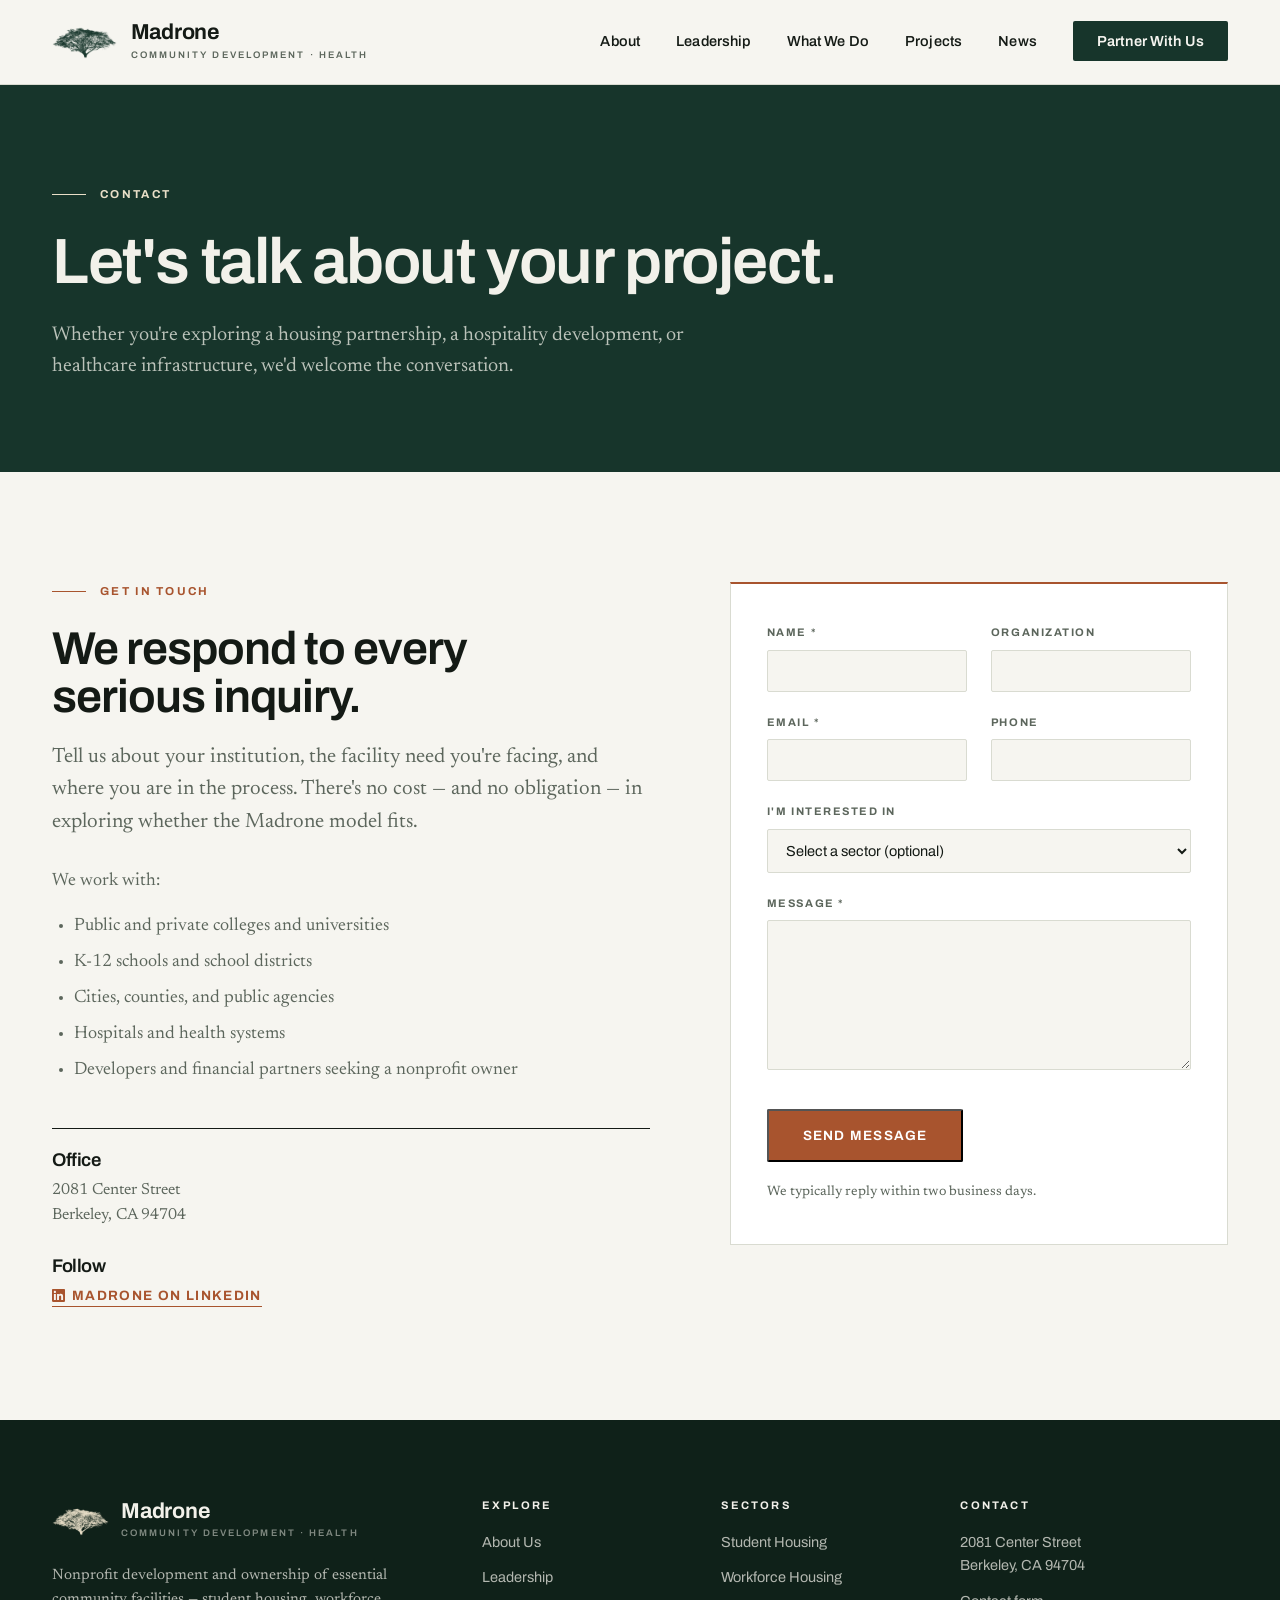
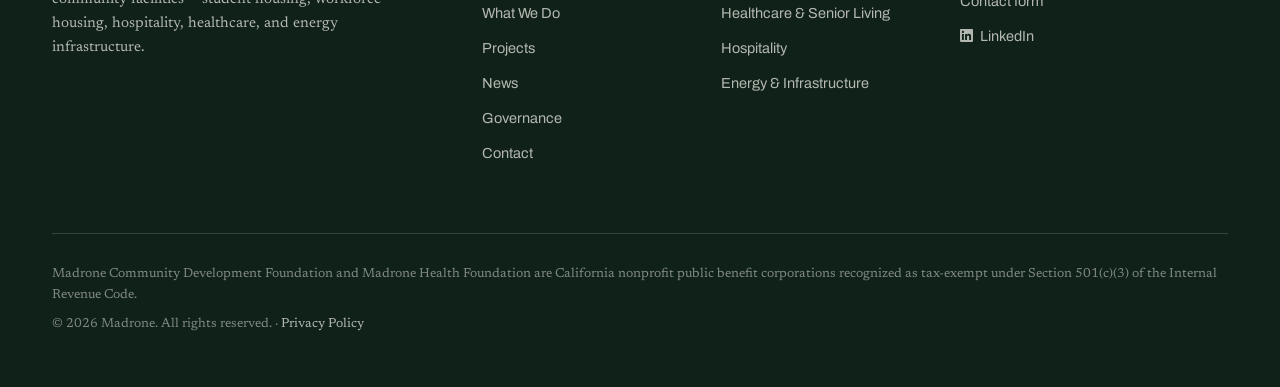
<file: contact.html>
<!DOCTYPE html>
<html lang="en">
<head>
  <meta charset="UTF-8">
  <meta name="viewport" content="width=device-width, initial-scale=1.0">
  <title>Contact | Madrone</title>
  <meta name="description" content="Contact Madrone Community Development Foundation and Madrone Health Foundation to discuss student housing, workforce housing, hospitality, and healthcare infrastructure partnerships.">
  <link rel="icon" type="image/png" href="images/brand/favicon.png">
  <link rel="stylesheet" href="css/style.css">
</head>
<body>

<header class="site-header">
  <div class="container nav-wrap">
    <a class="brand" href="index.html">
      <img class="brand-mark" src="images/brand/tree-ever.png" alt="">
      <span>
        <span class="brand-name">Madrone</span>
        <span class="brand-sub">Community Development &middot; Health</span>
      </span>
    </a>
    <button class="nav-toggle" aria-label="Toggle navigation" aria-expanded="false">
      <span></span><span></span><span></span>
    </button>
    <ul class="nav-links">
      <li><a href="about.html">About</a></li>
      <li><a href="leadership.html">Leadership</a></li>
      <li><a href="what-we-do.html">What We Do</a></li>
      <li><a href="projects.html">Projects</a></li>
      <li><a href="news.html">News</a></li>
      <li><a class="nav-cta" href="contact.html">Partner With Us</a></li>
    </ul>
  </div>
</header>

<main>

  <div class="page-hero">
    <div class="container">
      <span class="eyebrow">Contact</span>
      <h1>Let's talk about your project.</h1>
      <p>Whether you're exploring a housing partnership, a hospitality development, or healthcare infrastructure, we'd welcome the conversation.</p>
    </div>
  </div>

  <section>
    <div class="container contact-grid">
      <div>
        <div class="section-head" style="margin-bottom: 28px;">
          <span class="eyebrow">Get in Touch</span>
          <h2>We respond to every serious inquiry.</h2>
          <p class="lead">Tell us about your institution, the facility need you're facing, and where you are in the process. There's no cost — and no obligation — in exploring whether the Madrone model fits.</p>
        </div>
        <p style="color: var(--stone);">We work with:</p>
        <ul style="margin: 12px 0 0 22px; color: var(--stone); line-height: 2;">
          <li>Public and private colleges and universities</li>
          <li>K-12 schools and school districts</li>
          <li>Cities, counties, and public agencies</li>
          <li>Hospitals and health systems</li>
          <li>Developers and financial partners seeking a nonprofit owner</li>
        </ul>
        <div style="margin-top: 40px; border-top: 1px solid var(--ink); padding-top: 22px;">
          <h3 style="font-size: 1.15rem; margin-bottom: 8px;">Office</h3>
          <p style="color: var(--stone); font-size: 16px;">2081 Center Street<br>Berkeley, CA 94704</p>
        </div>
        <div style="margin-top: 28px;">
          <h3 style="font-size: 1.15rem; margin-bottom: 8px;">Follow</h3>
          <p style="font-size: 16px;"><a class="row-link" href="https://www.linkedin.com/company/madrone-org/" target="_blank" rel="noopener"><svg viewBox="0 0 24 24" fill="currentColor" width="13" height="13" aria-hidden="true" style="display: inline-block; vertical-align: -1.5px; margin-right: 7px;"><path d="M20.447 20.452h-3.554v-5.569c0-1.328-.027-3.037-1.852-3.037-1.853 0-2.136 1.445-2.136 2.939v5.667H9.351V9h3.414v1.561h.046c.477-.9 1.637-1.85 3.37-1.85 3.601 0 4.267 2.37 4.267 5.455v6.286zM5.337 7.433c-1.144 0-2.063-.926-2.063-2.065 0-1.138.92-2.063 2.063-2.063 1.14 0 2.064.925 2.064 2.063 0 1.139-.925 2.065-2.064 2.065zm1.782 13.019H3.555V9h3.564v11.452zM22.225 0H1.771C.792 0 0 .774 0 1.729v20.542C0 23.227.792 24 1.771 24h20.451C23.2 24 24 23.227 24 22.271V1.729C24 .774 23.2 0 22.225 0z"/></svg>Madrone on LinkedIn</a></p>
        </div>
      </div>
      <div>
        <form class="contact-form" name="contact" method="POST" action="thanks.html" data-netlify="true" netlify-honeypot="bot-field">
          <input type="hidden" name="form-name" value="contact">
          <p class="hp" aria-hidden="true"><label>Leave this field empty: <input name="bot-field" tabindex="-1" autocomplete="off"></label></p>
          <div class="form-grid">
            <div class="field">
              <label for="cf-name">Name *</label>
              <input id="cf-name" name="name" type="text" required autocomplete="name">
            </div>
            <div class="field">
              <label for="cf-org">Organization</label>
              <input id="cf-org" name="organization" type="text" autocomplete="organization">
            </div>
            <div class="field">
              <label for="cf-email">Email *</label>
              <input id="cf-email" name="email" type="email" required autocomplete="email">
            </div>
            <div class="field">
              <label for="cf-phone">Phone</label>
              <input id="cf-phone" name="phone" type="tel" autocomplete="tel">
            </div>
            <div class="field full">
              <label for="cf-interest">I'm interested in</label>
              <select id="cf-interest" name="interest">
                <option value="" selected>Select a sector (optional)</option>
                <option>Student Housing</option>
                <option>Workforce Housing</option>
                <option>Healthcare &amp; Senior Living</option>
                <option>Hospitality</option>
                <option>Energy &amp; Infrastructure</option>
                <option>Other / General Inquiry</option>
              </select>
            </div>
            <div class="field full">
              <label for="cf-message">Message *</label>
              <textarea id="cf-message" name="message" required></textarea>
            </div>
          </div>
          <div class="form-actions">
            <button type="submit" class="btn btn-primary">Send Message</button>
            <span class="form-hint">We typically reply within two business days.</span>
          </div>
        </form>
      </div>
    </div>
  </section>

</main>

<footer class="site-footer">
  <div class="container">
    <div class="footer-grid">
      <div>
        <div class="footer-brand">
          <img class="brand-mark" src="images/brand/tree-cream.png" alt="">
          <span>
            <span class="brand-name">Madrone</span>
            <span class="brand-sub">Community Development &middot; Health</span>
          </span>
        </div>
        <p>Nonprofit development and ownership of essential community facilities — student housing, workforce housing, hospitality, healthcare, and energy infrastructure.</p>
      </div>
      <div>
        <h4>Explore</h4>
        <ul>
          <li><a href="about.html">About Us</a></li>
          <li><a href="leadership.html">Leadership</a></li>
          <li><a href="what-we-do.html">What We Do</a></li>
          <li><a href="projects.html">Projects</a></li>
          <li><a href="news.html">News</a></li>
          <li><a href="governance.html">Governance</a></li>
          <li><a href="contact.html">Contact</a></li>
        </ul>
      </div>
      <div>
        <h4>Sectors</h4>
        <ul>
          <li><a href="what-we-do.html">Student Housing</a></li>
          <li><a href="what-we-do.html">Workforce Housing</a></li>
          <li><a href="what-we-do.html">Healthcare &amp; Senior Living</a></li>
          <li><a href="what-we-do.html">Hospitality</a></li>
          <li><a href="what-we-do.html">Energy &amp; Infrastructure</a></li>
        </ul>
      </div>
      <div>
        <h4>Contact</h4>
        <ul>
          <li>2081 Center Street<br>Berkeley, CA 94704</li>
          <li><a href="contact.html">Contact form</a></li>
          <li><a href="https://www.linkedin.com/company/madrone-org/" target="_blank" rel="noopener"><svg viewBox="0 0 24 24" fill="currentColor" width="13" height="13" aria-hidden="true" style="display: inline-block; vertical-align: -1.5px; margin-right: 7px;"><path d="M20.447 20.452h-3.554v-5.569c0-1.328-.027-3.037-1.852-3.037-1.853 0-2.136 1.445-2.136 2.939v5.667H9.351V9h3.414v1.561h.046c.477-.9 1.637-1.85 3.37-1.85 3.601 0 4.267 2.37 4.267 5.455v6.286zM5.337 7.433c-1.144 0-2.063-.926-2.063-2.065 0-1.138.92-2.063 2.063-2.063 1.14 0 2.064.925 2.064 2.063 0 1.139-.925 2.065-2.064 2.065zm1.782 13.019H3.555V9h3.564v11.452zM22.225 0H1.771C.792 0 0 .774 0 1.729v20.542C0 23.227.792 24 1.771 24h20.451C23.2 24 24 23.227 24 22.271V1.729C24 .774 23.2 0 22.225 0z"/></svg>LinkedIn</a></li>
        </ul>
      </div>
    </div>
    <div class="footer-legal">
      <p>Madrone Community Development Foundation and Madrone Health Foundation are California nonprofit public benefit corporations recognized as tax-exempt under Section 501(c)(3) of the Internal Revenue Code.</p>
      <p>&copy; 2026 Madrone. All rights reserved. &middot; <a href="privacy.html">Privacy Policy</a></p>
    </div>
  </div>
</footer>

<script src="js/main.js"></script>
</body>
</html>
</file>
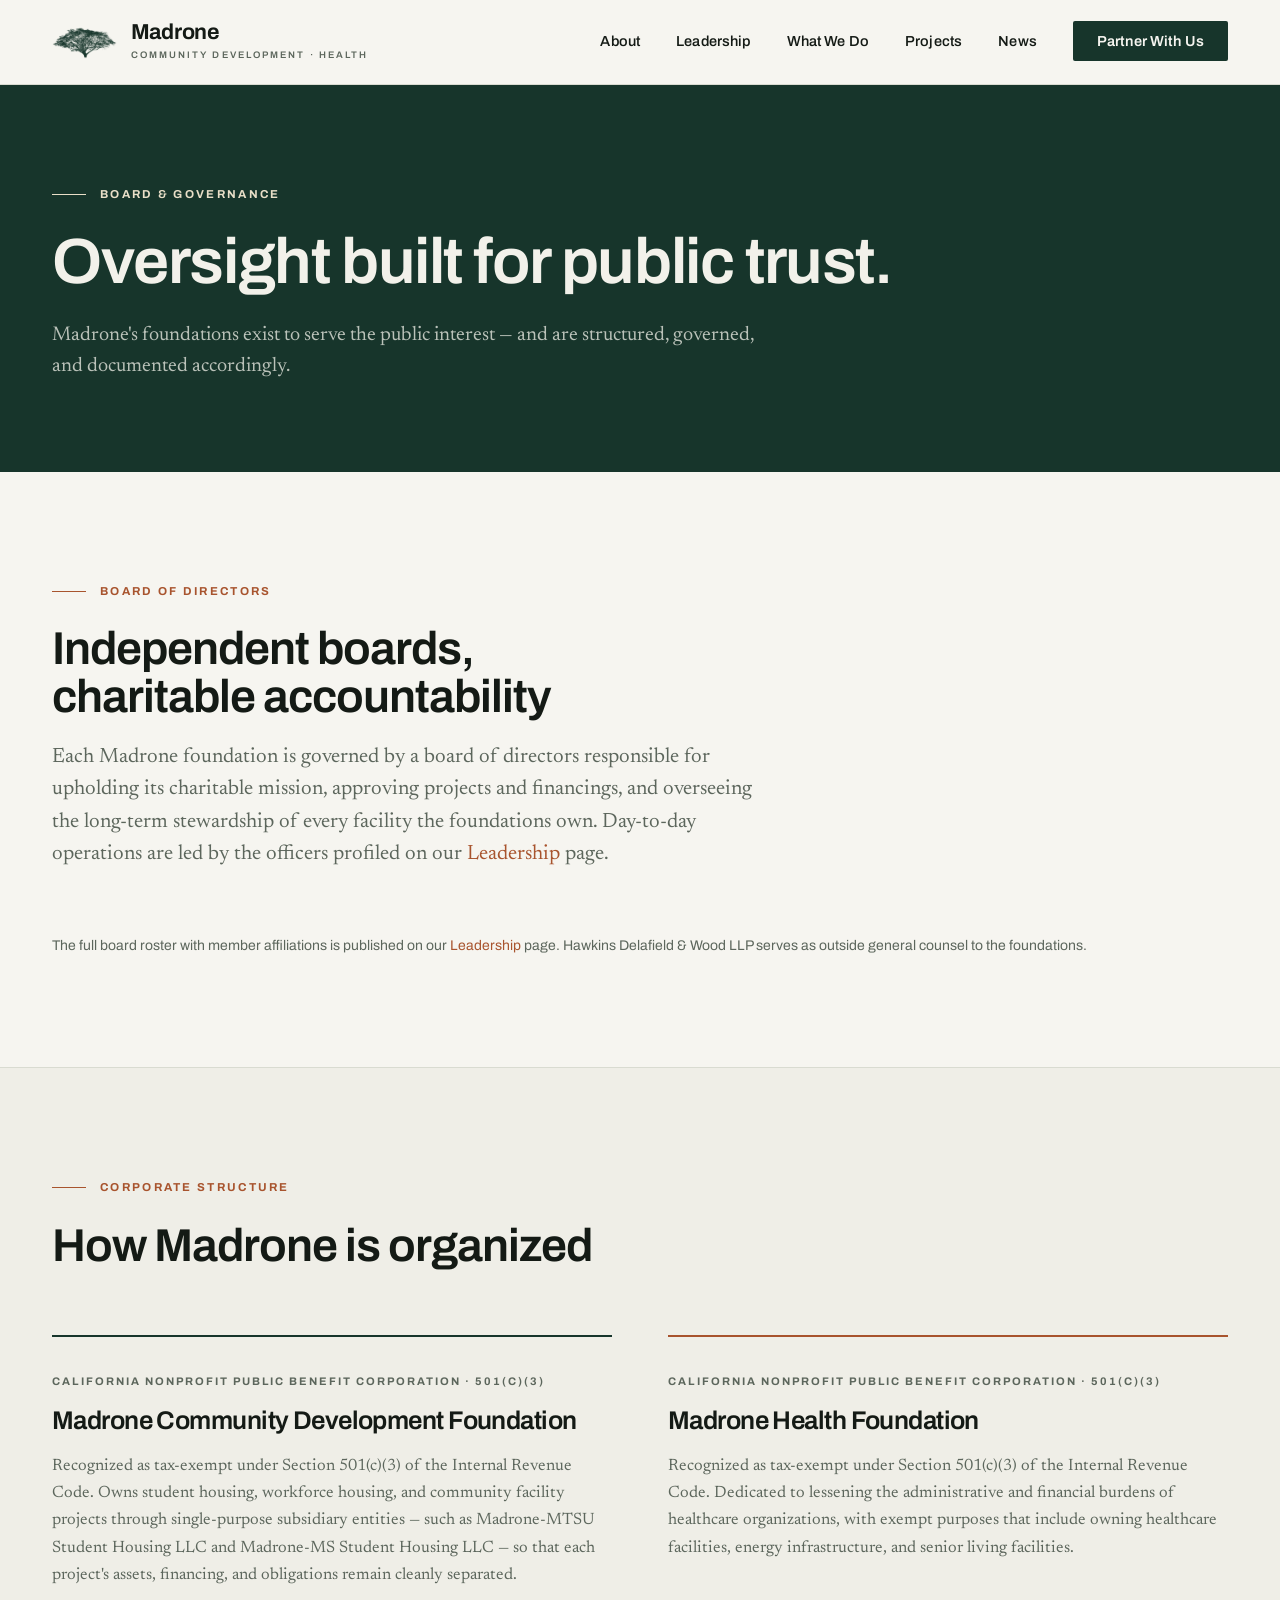
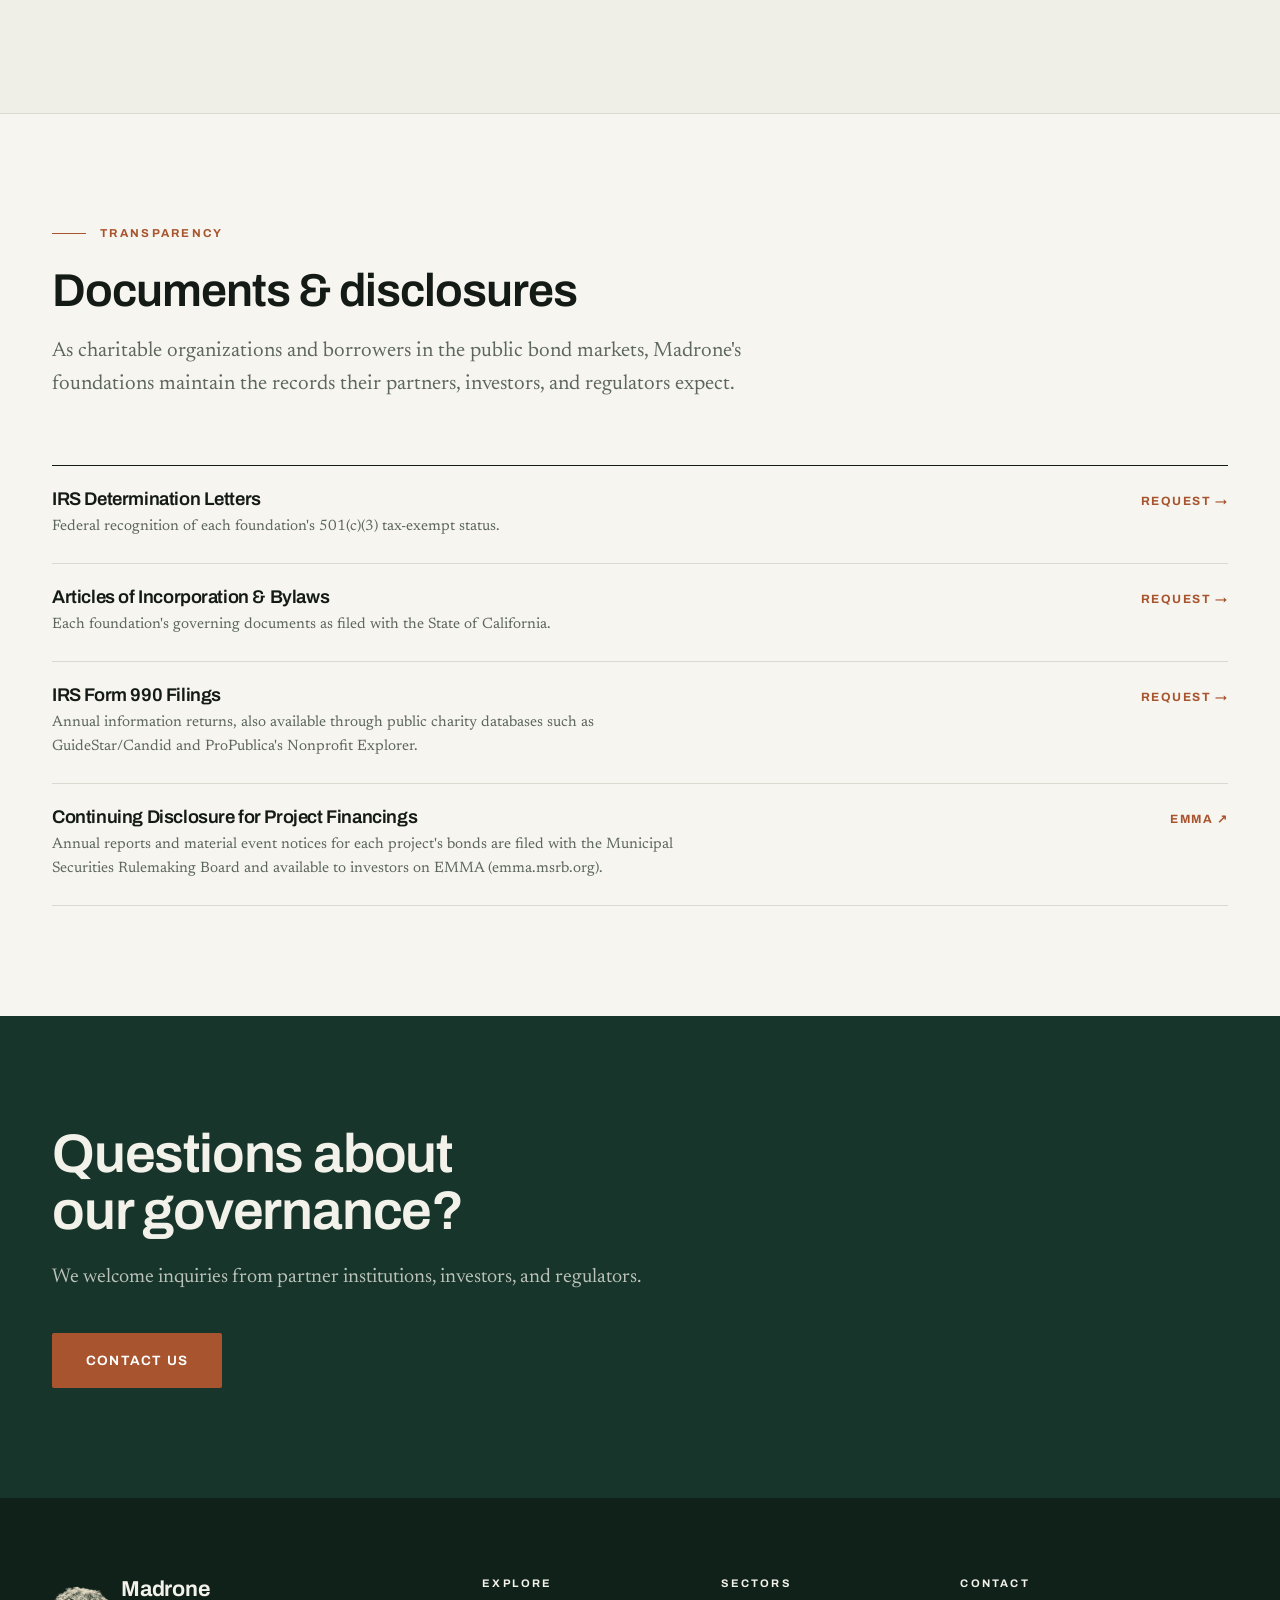
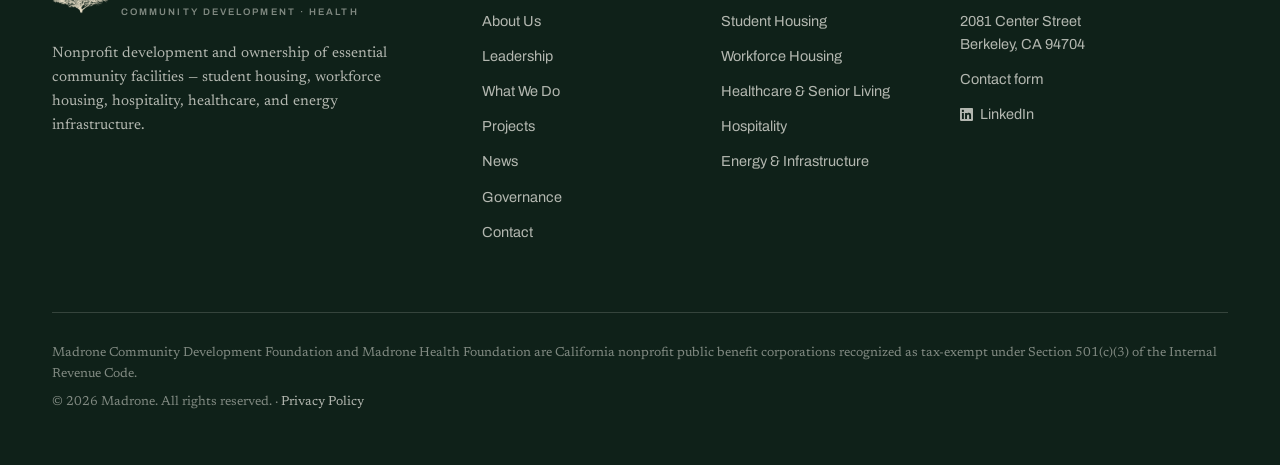
<file: governance.html>
<!DOCTYPE html>
<html lang="en">
<head>
  <meta charset="UTF-8">
  <meta name="viewport" content="width=device-width, initial-scale=1.0">
  <title>Board &amp; Governance | Madrone</title>
  <meta name="description" content="Governance of Madrone Community Development Foundation and Madrone Health Foundation: board oversight, corporate structure, and public documents.">
  <link rel="icon" type="image/png" href="images/brand/favicon.png">
  <link rel="stylesheet" href="css/style.css">
</head>
<body>

<header class="site-header">
  <div class="container nav-wrap">
    <a class="brand" href="index.html">
      <img class="brand-mark" src="images/brand/tree-ever.png" alt="">
      <span>
        <span class="brand-name">Madrone</span>
        <span class="brand-sub">Community Development &middot; Health</span>
      </span>
    </a>
    <button class="nav-toggle" aria-label="Toggle navigation" aria-expanded="false">
      <span></span><span></span><span></span>
    </button>
    <ul class="nav-links">
      <li><a href="about.html">About</a></li>
      <li><a href="leadership.html">Leadership</a></li>
      <li><a href="what-we-do.html">What We Do</a></li>
      <li><a href="projects.html">Projects</a></li>
      <li><a href="news.html">News</a></li>
      <li><a class="nav-cta" href="contact.html">Partner With Us</a></li>
    </ul>
  </div>
</header>

<main>

  <div class="page-hero">
    <div class="container">
      <span class="eyebrow">Board &amp; Governance</span>
      <h1>Oversight built for public trust.</h1>
      <p>Madrone's foundations exist to serve the public interest — and are structured, governed, and documented accordingly.</p>
    </div>
  </div>

  <section>
    <div class="container">
      <div class="section-head">
        <span class="eyebrow">Board of Directors</span>
        <h2>Independent boards, charitable accountability</h2>
        <p class="lead">Each Madrone foundation is governed by a board of directors responsible for upholding its charitable mission, approving projects and financings, and overseeing the long-term stewardship of every facility the foundations own. Day-to-day operations are led by the officers profiled on our <a href="leadership.html">Leadership</a> page.</p>
      </div>
      <p style="font-family: var(--sans); font-size: 14px; color: var(--stone);">The full board roster with member affiliations is published on our <a href="leadership.html">Leadership</a> page. Hawkins Delafield &amp; Wood LLP serves as outside general counsel to the foundations.</p>
    </div>
  </section>

  <section class="alt-bg">
    <div class="container">
      <div class="section-head">
        <span class="eyebrow">Corporate Structure</span>
        <h2>How Madrone is organized</h2>
      </div>
      <div class="split">
        <div class="entity-card">
          <span class="entity-tag">California Nonprofit Public Benefit Corporation &middot; 501(c)(3)</span>
          <h3>Madrone Community Development Foundation</h3>
          <p>Recognized as tax-exempt under Section 501(c)(3) of the Internal Revenue Code. Owns student housing, workforce housing, and community facility projects through single-purpose subsidiary entities — such as Madrone-MTSU Student Housing LLC and Madrone-MS Student Housing LLC — so that each project's assets, financing, and obligations remain cleanly separated.</p>
        </div>
        <div class="entity-card health">
          <span class="entity-tag">California Nonprofit Public Benefit Corporation &middot; 501(c)(3)</span>
          <h3>Madrone Health Foundation</h3>
          <p>Recognized as tax-exempt under Section 501(c)(3) of the Internal Revenue Code. Dedicated to lessening the administrative and financial burdens of healthcare organizations, with exempt purposes that include owning healthcare facilities, energy infrastructure, and senior living facilities.</p>
        </div>
      </div>
    </div>
  </section>

  <section>
    <div class="container">
      <div class="section-head">
        <span class="eyebrow">Transparency</span>
        <h2>Documents &amp; disclosures</h2>
        <p class="lead">As charitable organizations and borrowers in the public bond markets, Madrone's foundations maintain the records their partners, investors, and regulators expect.</p>
      </div>
      <div class="doc-list">
        <div class="doc-item">
          <div>
            <h3>IRS Determination Letters</h3>
            <p>Federal recognition of each foundation's 501(c)(3) tax-exempt status.</p>
          </div>
          <a class="doc-action" href="contact.html">Request &rarr;</a>
        </div>
        <div class="doc-item">
          <div>
            <h3>Articles of Incorporation &amp; Bylaws</h3>
            <p>Each foundation's governing documents as filed with the State of California.</p>
          </div>
          <a class="doc-action" href="contact.html">Request &rarr;</a>
        </div>
        <div class="doc-item">
          <div>
            <h3>IRS Form 990 Filings</h3>
            <p>Annual information returns, also available through public charity databases such as GuideStar/Candid and ProPublica's Nonprofit Explorer.</p>
          </div>
          <a class="doc-action" href="contact.html">Request &rarr;</a>
        </div>
        <div class="doc-item">
          <div>
            <h3>Continuing Disclosure for Project Financings</h3>
            <p>Annual reports and material event notices for each project's bonds are filed with the Municipal Securities Rulemaking Board and available to investors on EMMA (emma.msrb.org).</p>
          </div>
          <a class="doc-action" href="https://emma.msrb.org" target="_blank" rel="noopener">EMMA &#8599;</a>
        </div>
      </div>
    </div>
  </section>

  <div class="cta-band">
    <div class="container">
      <h2>Questions about our governance?</h2>
      <p>We welcome inquiries from partner institutions, investors, and regulators.</p>
      <a class="btn btn-primary" href="contact.html">Contact Us</a>
    </div>
  </div>

</main>

<footer class="site-footer">
  <div class="container">
    <div class="footer-grid">
      <div>
        <div class="footer-brand">
          <img class="brand-mark" src="images/brand/tree-cream.png" alt="">
          <span>
            <span class="brand-name">Madrone</span>
            <span class="brand-sub">Community Development &middot; Health</span>
          </span>
        </div>
        <p>Nonprofit development and ownership of essential community facilities — student housing, workforce housing, hospitality, healthcare, and energy infrastructure.</p>
      </div>
      <div>
        <h4>Explore</h4>
        <ul>
          <li><a href="about.html">About Us</a></li>
          <li><a href="leadership.html">Leadership</a></li>
          <li><a href="what-we-do.html">What We Do</a></li>
          <li><a href="projects.html">Projects</a></li>
          <li><a href="news.html">News</a></li>
          <li><a href="governance.html">Governance</a></li>
          <li><a href="contact.html">Contact</a></li>
        </ul>
      </div>
      <div>
        <h4>Sectors</h4>
        <ul>
          <li><a href="what-we-do.html">Student Housing</a></li>
          <li><a href="what-we-do.html">Workforce Housing</a></li>
          <li><a href="what-we-do.html">Healthcare &amp; Senior Living</a></li>
          <li><a href="what-we-do.html">Hospitality</a></li>
          <li><a href="what-we-do.html">Energy &amp; Infrastructure</a></li>
        </ul>
      </div>
      <div>
        <h4>Contact</h4>
        <ul>
          <li>2081 Center Street<br>Berkeley, CA 94704</li>
          <li><a href="contact.html">Contact form</a></li>
          <li><a href="https://www.linkedin.com/company/madrone-org/" target="_blank" rel="noopener"><svg viewBox="0 0 24 24" fill="currentColor" width="13" height="13" aria-hidden="true" style="display: inline-block; vertical-align: -1.5px; margin-right: 7px;"><path d="M20.447 20.452h-3.554v-5.569c0-1.328-.027-3.037-1.852-3.037-1.853 0-2.136 1.445-2.136 2.939v5.667H9.351V9h3.414v1.561h.046c.477-.9 1.637-1.85 3.37-1.85 3.601 0 4.267 2.37 4.267 5.455v6.286zM5.337 7.433c-1.144 0-2.063-.926-2.063-2.065 0-1.138.92-2.063 2.063-2.063 1.14 0 2.064.925 2.064 2.063 0 1.139-.925 2.065-2.064 2.065zm1.782 13.019H3.555V9h3.564v11.452zM22.225 0H1.771C.792 0 0 .774 0 1.729v20.542C0 23.227.792 24 1.771 24h20.451C23.2 24 24 23.227 24 22.271V1.729C24 .774 23.2 0 22.225 0z"/></svg>LinkedIn</a></li>
        </ul>
      </div>
    </div>
    <div class="footer-legal">
      <p>Madrone Community Development Foundation and Madrone Health Foundation are California nonprofit public benefit corporations recognized as tax-exempt under Section 501(c)(3) of the Internal Revenue Code.</p>
      <p>&copy; 2026 Madrone. All rights reserved. &middot; <a href="privacy.html">Privacy Policy</a></p>
    </div>
  </div>
</footer>

<script src="js/main.js"></script>
</body>
</html>
</file>
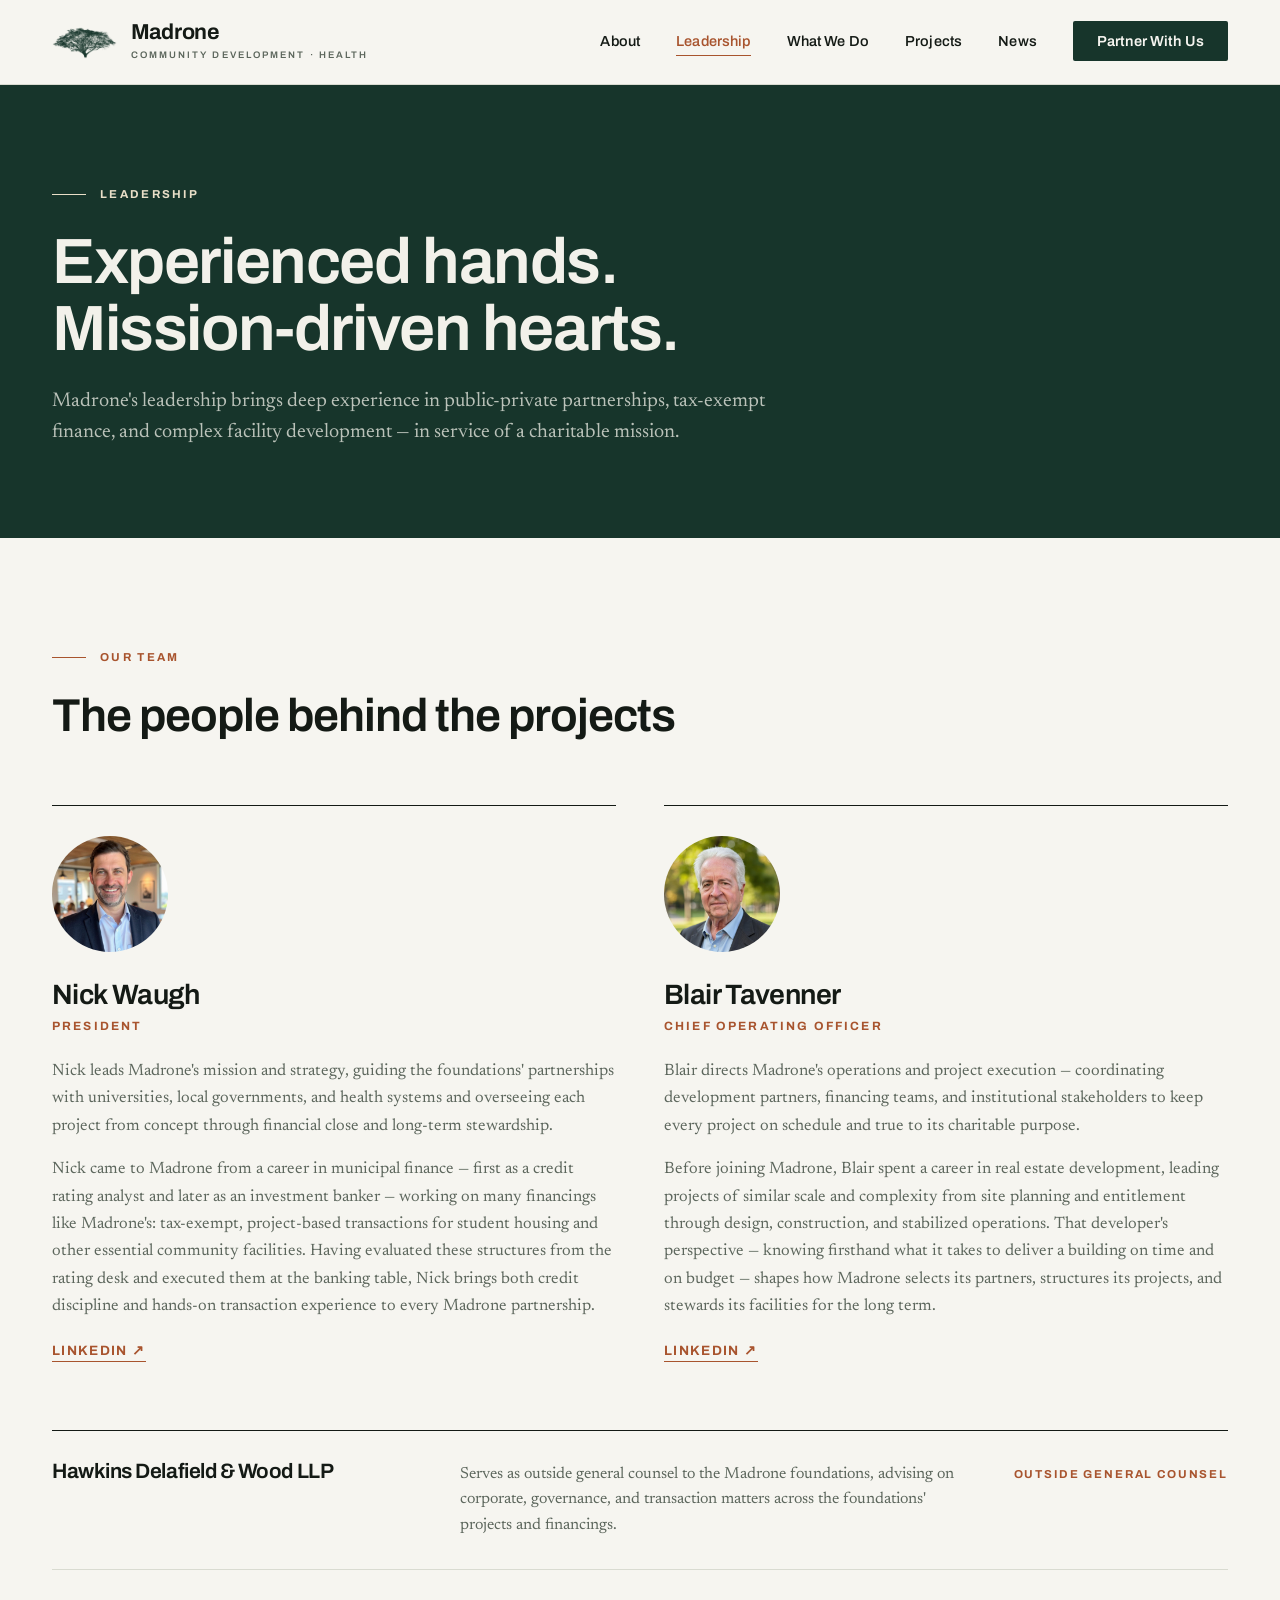
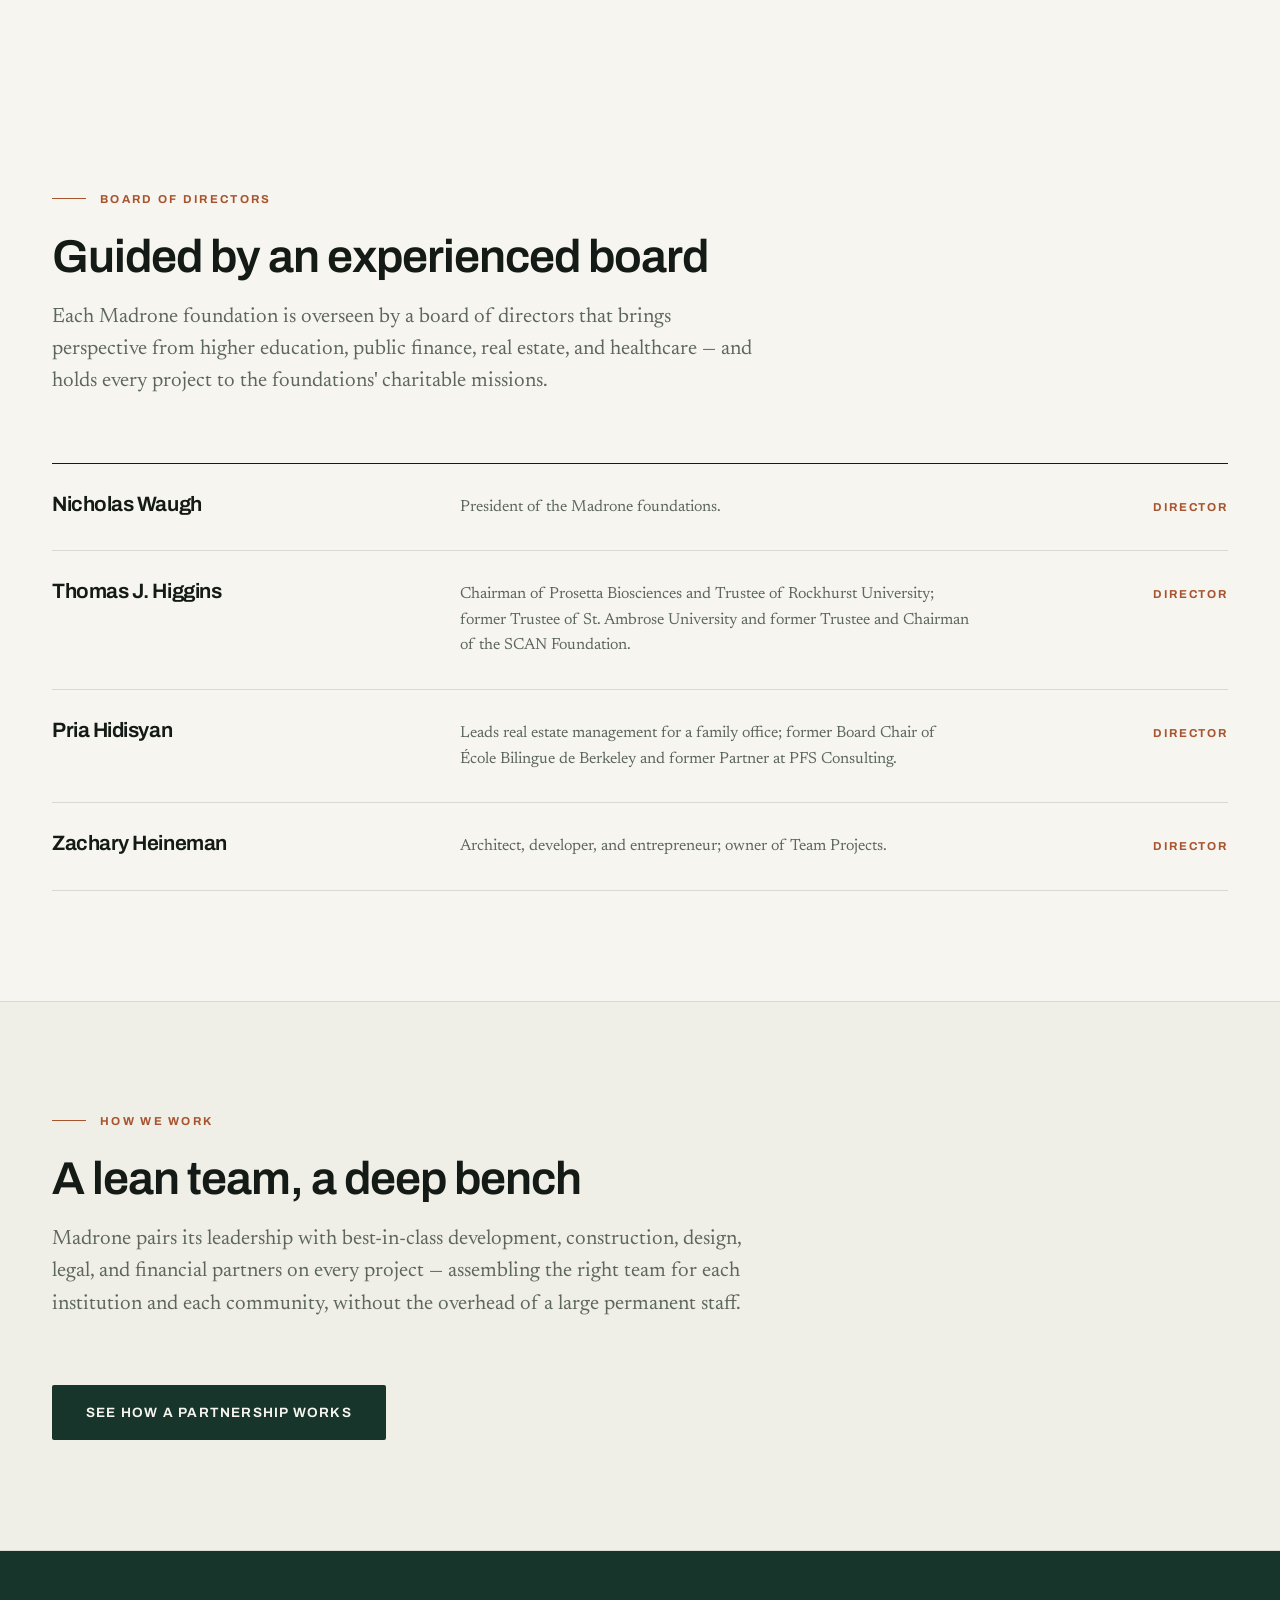
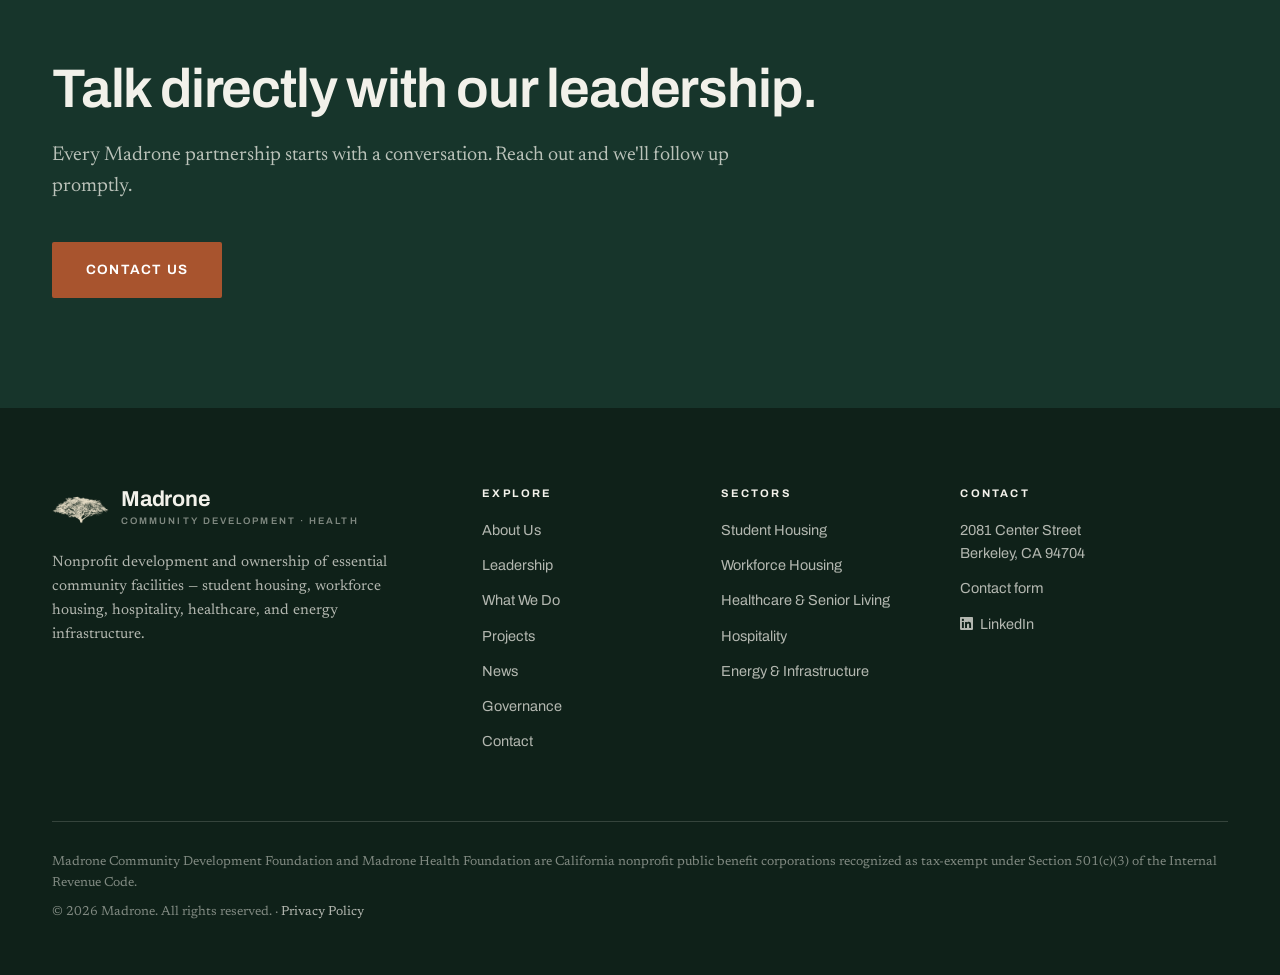
<file: leadership.html>
<!DOCTYPE html>
<html lang="en">
<head>
  <meta charset="UTF-8">
  <meta name="viewport" content="width=device-width, initial-scale=1.0">
  <title>Leadership | Madrone</title>
  <meta name="description" content="Meet the leadership of Madrone Community Development Foundation and Madrone Health Foundation.">
  <link rel="icon" type="image/png" href="images/brand/favicon.png">
  <link rel="stylesheet" href="css/style.css">
</head>
<body>

<header class="site-header">
  <div class="container nav-wrap">
    <a class="brand" href="index.html">
      <img class="brand-mark" src="images/brand/tree-ever.png" alt="">
      <span>
        <span class="brand-name">Madrone</span>
        <span class="brand-sub">Community Development &middot; Health</span>
      </span>
    </a>
    <button class="nav-toggle" aria-label="Toggle navigation" aria-expanded="false">
      <span></span><span></span><span></span>
    </button>
    <ul class="nav-links">
      <li><a href="about.html">About</a></li>
      <li><a href="leadership.html">Leadership</a></li>
      <li><a href="what-we-do.html">What We Do</a></li>
      <li><a href="projects.html">Projects</a></li>
      <li><a href="news.html">News</a></li>
      <li><a class="nav-cta" href="contact.html">Partner With Us</a></li>
    </ul>
  </div>
</header>

<main>

  <div class="page-hero">
    <div class="container">
      <span class="eyebrow">Leadership</span>
      <h1>Experienced hands. Mission-driven hearts.</h1>
      <p>Madrone's leadership brings deep experience in public-private partnerships, tax-exempt finance, and complex facility development — in service of a charitable mission.</p>
    </div>
  </div>

  <section>
    <div class="container">
      <div class="section-head">
        <span class="eyebrow">Our Team</span>
        <h2>The people behind the projects</h2>
      </div>
      <div class="leader-grid">

        <div class="leader-card">
          <div class="leader-photo">
            <img src="images/team/nicholas-waugh.jpg" alt="Nick Waugh, President of Madrone" onerror="this.onerror=null;this.parentNode.innerHTML='&lt;svg viewBox=&quot;0 0 108 108&quot;&gt;&lt;rect width=&quot;108&quot; height=&quot;108&quot; fill=&quot;#2c5240&quot;/&gt;&lt;text x=&quot;54&quot; y=&quot;66&quot; text-anchor=&quot;middle&quot; font-family=&quot;Georgia,serif&quot; font-size=&quot;36&quot; fill=&quot;#f0c9a8&quot;&gt;NW&lt;/text&gt;&lt;/svg&gt;'">
          </div>
          <h3>Nick Waugh</h3>
          <div class="leader-title">President</div>
          <p>Nick leads Madrone's mission and strategy, guiding the foundations' partnerships with universities, local governments, and health systems and overseeing each project from concept through financial close and long-term stewardship.</p>
          <p>Nick came to Madrone from a career in municipal finance — first as a credit rating analyst and later as an investment banker — working on many financings like Madrone's: tax-exempt, project-based transactions for student housing and other essential community facilities. Having evaluated these structures from the rating desk and executed them at the banking table, Nick brings both credit discipline and hands-on transaction experience to every Madrone partnership.</p>
          <p style="margin-top: 18px;"><a class="row-link" href="https://www.linkedin.com/in/nick-waugh-a519116/" target="_blank" rel="noopener">LinkedIn &#8599;</a></p>
        </div>

        <div class="leader-card">
          <div class="leader-photo">
            <img src="images/team/blair-tavenner.jpg" alt="Blair Tavenner, Chief Operating Officer of Madrone" onerror="this.onerror=null;this.parentNode.innerHTML='&lt;svg viewBox=&quot;0 0 108 108&quot;&gt;&lt;rect width=&quot;108&quot; height=&quot;108&quot; fill=&quot;#a8502f&quot;/&gt;&lt;text x=&quot;54&quot; y=&quot;66&quot; text-anchor=&quot;middle&quot; font-family=&quot;Georgia,serif&quot; font-size=&quot;36&quot; fill=&quot;#faf7f2&quot;&gt;BT&lt;/text&gt;&lt;/svg&gt;'">
          </div>
          <h3>Blair Tavenner</h3>
          <div class="leader-title">Chief Operating Officer</div>
          <p>Blair directs Madrone's operations and project execution — coordinating development partners, financing teams, and institutional stakeholders to keep every project on schedule and true to its charitable purpose.</p>
          <p>Before joining Madrone, Blair spent a career in real estate development, leading projects of similar scale and complexity from site planning and entitlement through design, construction, and stabilized operations. That developer's perspective — knowing firsthand what it takes to deliver a building on time and on budget — shapes how Madrone selects its partners, structures its projects, and stewards its facilities for the long term.</p>
          <p style="margin-top: 18px;"><a class="row-link" href="https://www.linkedin.com/in/btavenner/" target="_blank" rel="noopener">LinkedIn &#8599;</a></p>
        </div>

      </div>

      <div class="dev-list" style="margin-top: 64px;">
        <div class="dev-item">
          <h3>Hawkins Delafield &amp; Wood LLP</h3>
          <p>Serves as outside general counsel to the Madrone foundations, advising on corporate, governance, and transaction matters across the foundations' projects and financings.</p>
          <div class="dev-status">Outside General Counsel</div>
        </div>
      </div>
    </div>
  </section>

  <section>
    <div class="container">
      <div class="section-head">
        <span class="eyebrow">Board of Directors</span>
        <h2>Guided by an experienced board</h2>
        <p class="lead">Each Madrone foundation is overseen by a board of directors that brings perspective from higher education, public finance, real estate, and healthcare — and holds every project to the foundations' charitable missions.</p>
      </div>
      <div class="dev-list">
        <div class="dev-item">
          <h3>Nicholas Waugh</h3>
          <p>President of the Madrone foundations.</p>
          <div class="dev-status">Director</div>
        </div>
        <div class="dev-item">
          <h3>Thomas J. Higgins</h3>
          <p>Chairman of Prosetta Biosciences and Trustee of Rockhurst University; former Trustee of St. Ambrose University and former Trustee and Chairman of the SCAN Foundation.</p>
          <div class="dev-status">Director</div>
        </div>
        <div class="dev-item">
          <h3>Pria Hidisyan</h3>
          <p>Leads real estate management for a family office; former Board Chair of &Eacute;cole Bilingue de Berkeley and former Partner at PFS Consulting.</p>
          <div class="dev-status">Director</div>
        </div>
        <div class="dev-item">
          <h3>Zachary Heineman</h3>
          <p>Architect, developer, and entrepreneur; owner of Team Projects.</p>
          <div class="dev-status">Director</div>
        </div>
      </div>
    </div>
  </section>

  <section class="alt-bg">
    <div class="container">
      <div class="section-head">
        <span class="eyebrow">How We Work</span>
        <h2>A lean team, a deep bench</h2>
        <p class="lead">Madrone pairs its leadership with best-in-class development, construction, design, legal, and financial partners on every project — assembling the right team for each institution and each community, without the overhead of a large permanent staff.</p>
      </div>
      <p><a class="btn btn-dark" href="what-we-do.html">See How a Partnership Works</a></p>
    </div>
  </section>

  <div class="cta-band">
    <div class="container">
      <h2>Talk directly with our leadership.</h2>
      <p>Every Madrone partnership starts with a conversation. Reach out and we'll follow up promptly.</p>
      <a class="btn btn-primary" href="contact.html">Contact Us</a>
    </div>
  </div>

</main>

<footer class="site-footer">
  <div class="container">
    <div class="footer-grid">
      <div>
        <div class="footer-brand">
          <img class="brand-mark" src="images/brand/tree-cream.png" alt="">
          <span>
            <span class="brand-name">Madrone</span>
            <span class="brand-sub">Community Development &middot; Health</span>
          </span>
        </div>
        <p>Nonprofit development and ownership of essential community facilities — student housing, workforce housing, hospitality, healthcare, and energy infrastructure.</p>
      </div>
      <div>
        <h4>Explore</h4>
        <ul>
          <li><a href="about.html">About Us</a></li>
          <li><a href="leadership.html">Leadership</a></li>
          <li><a href="what-we-do.html">What We Do</a></li>
          <li><a href="projects.html">Projects</a></li>
          <li><a href="news.html">News</a></li>
          <li><a href="governance.html">Governance</a></li>
          <li><a href="contact.html">Contact</a></li>
        </ul>
      </div>
      <div>
        <h4>Sectors</h4>
        <ul>
          <li><a href="what-we-do.html">Student Housing</a></li>
          <li><a href="what-we-do.html">Workforce Housing</a></li>
          <li><a href="what-we-do.html">Healthcare &amp; Senior Living</a></li>
          <li><a href="what-we-do.html">Hospitality</a></li>
          <li><a href="what-we-do.html">Energy &amp; Infrastructure</a></li>
        </ul>
      </div>
      <div>
        <h4>Contact</h4>
        <ul>
          <li>2081 Center Street<br>Berkeley, CA 94704</li>
          <li><a href="contact.html">Contact form</a></li>
          <li><a href="https://www.linkedin.com/company/madrone-org/" target="_blank" rel="noopener"><svg viewBox="0 0 24 24" fill="currentColor" width="13" height="13" aria-hidden="true" style="display: inline-block; vertical-align: -1.5px; margin-right: 7px;"><path d="M20.447 20.452h-3.554v-5.569c0-1.328-.027-3.037-1.852-3.037-1.853 0-2.136 1.445-2.136 2.939v5.667H9.351V9h3.414v1.561h.046c.477-.9 1.637-1.85 3.37-1.85 3.601 0 4.267 2.37 4.267 5.455v6.286zM5.337 7.433c-1.144 0-2.063-.926-2.063-2.065 0-1.138.92-2.063 2.063-2.063 1.14 0 2.064.925 2.064 2.063 0 1.139-.925 2.065-2.064 2.065zm1.782 13.019H3.555V9h3.564v11.452zM22.225 0H1.771C.792 0 0 .774 0 1.729v20.542C0 23.227.792 24 1.771 24h20.451C23.2 24 24 23.227 24 22.271V1.729C24 .774 23.2 0 22.225 0z"/></svg>LinkedIn</a></li>
        </ul>
      </div>
    </div>
    <div class="footer-legal">
      <p>Madrone Community Development Foundation and Madrone Health Foundation are California nonprofit public benefit corporations recognized as tax-exempt under Section 501(c)(3) of the Internal Revenue Code.</p>
      <p>&copy; 2026 Madrone. All rights reserved. &middot; <a href="privacy.html">Privacy Policy</a></p>
    </div>
  </div>
</footer>

<script src="js/main.js"></script>
</body>
</html>
</file>
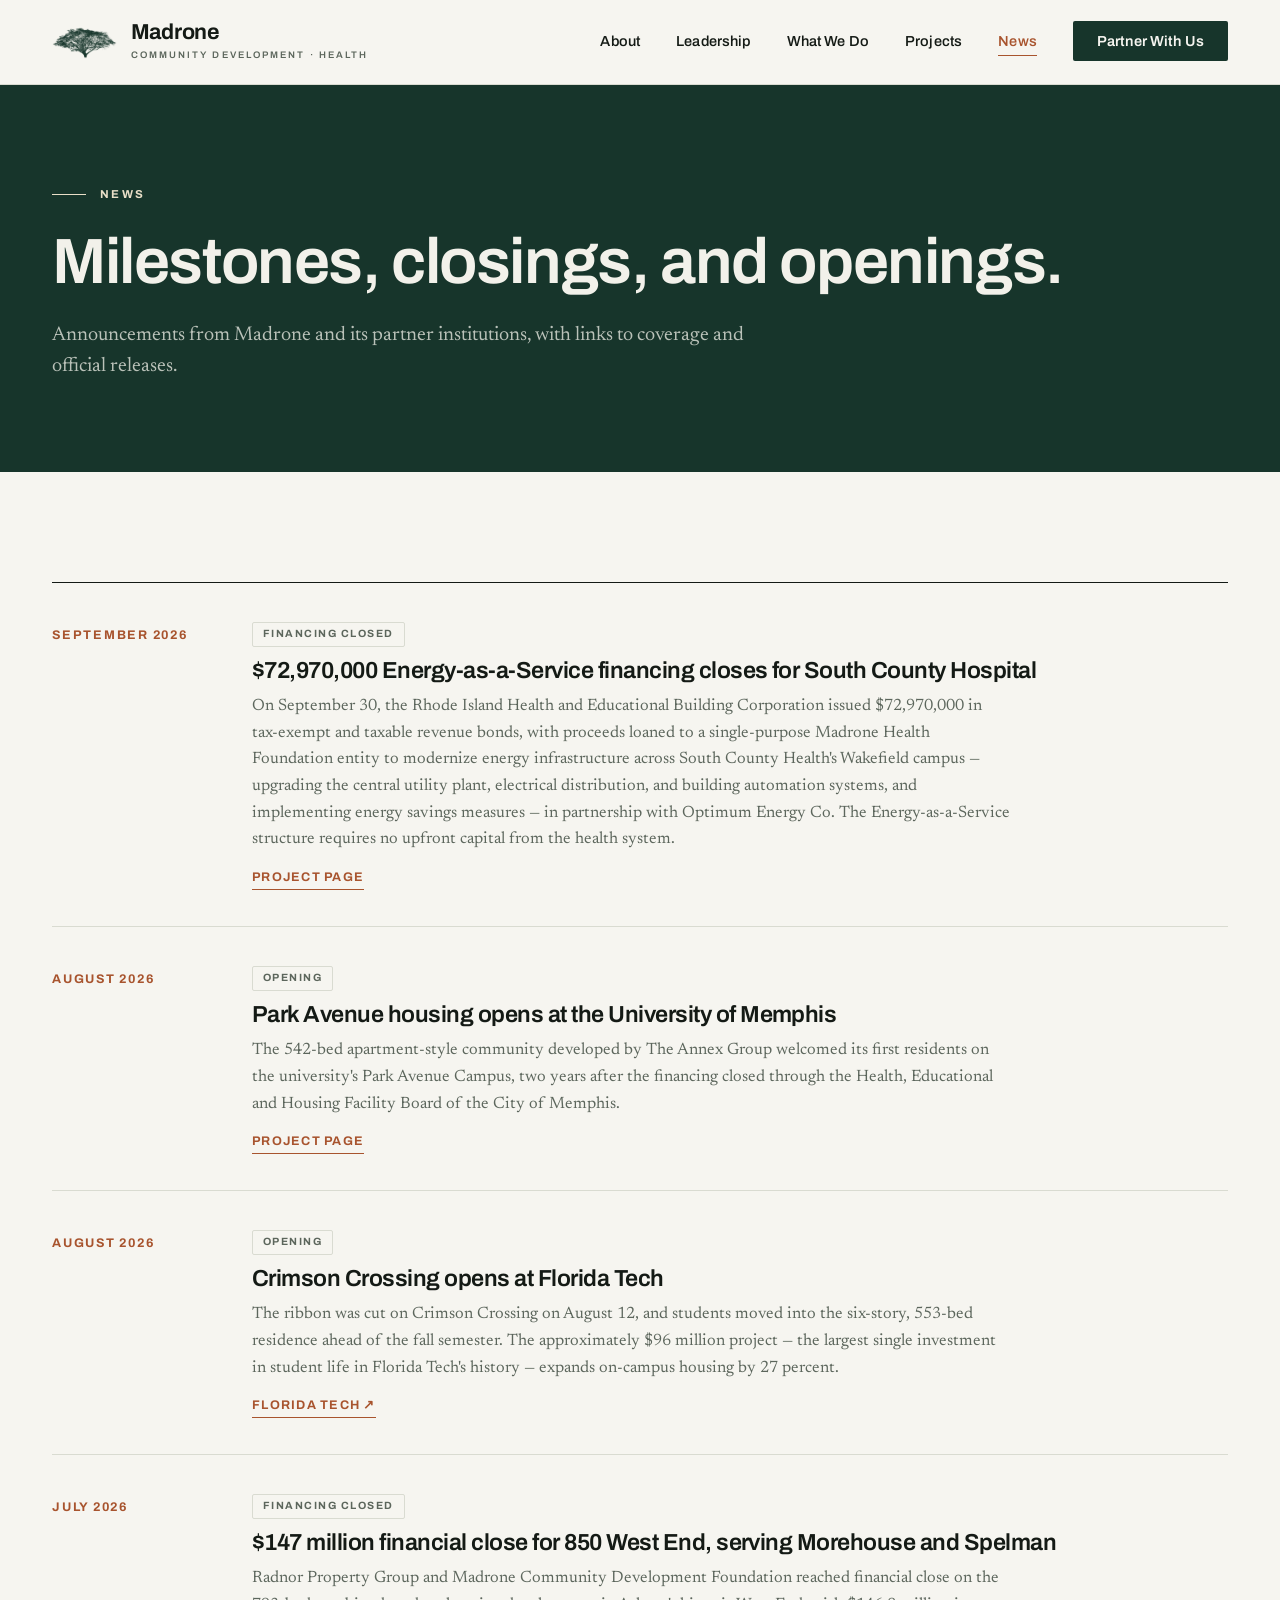
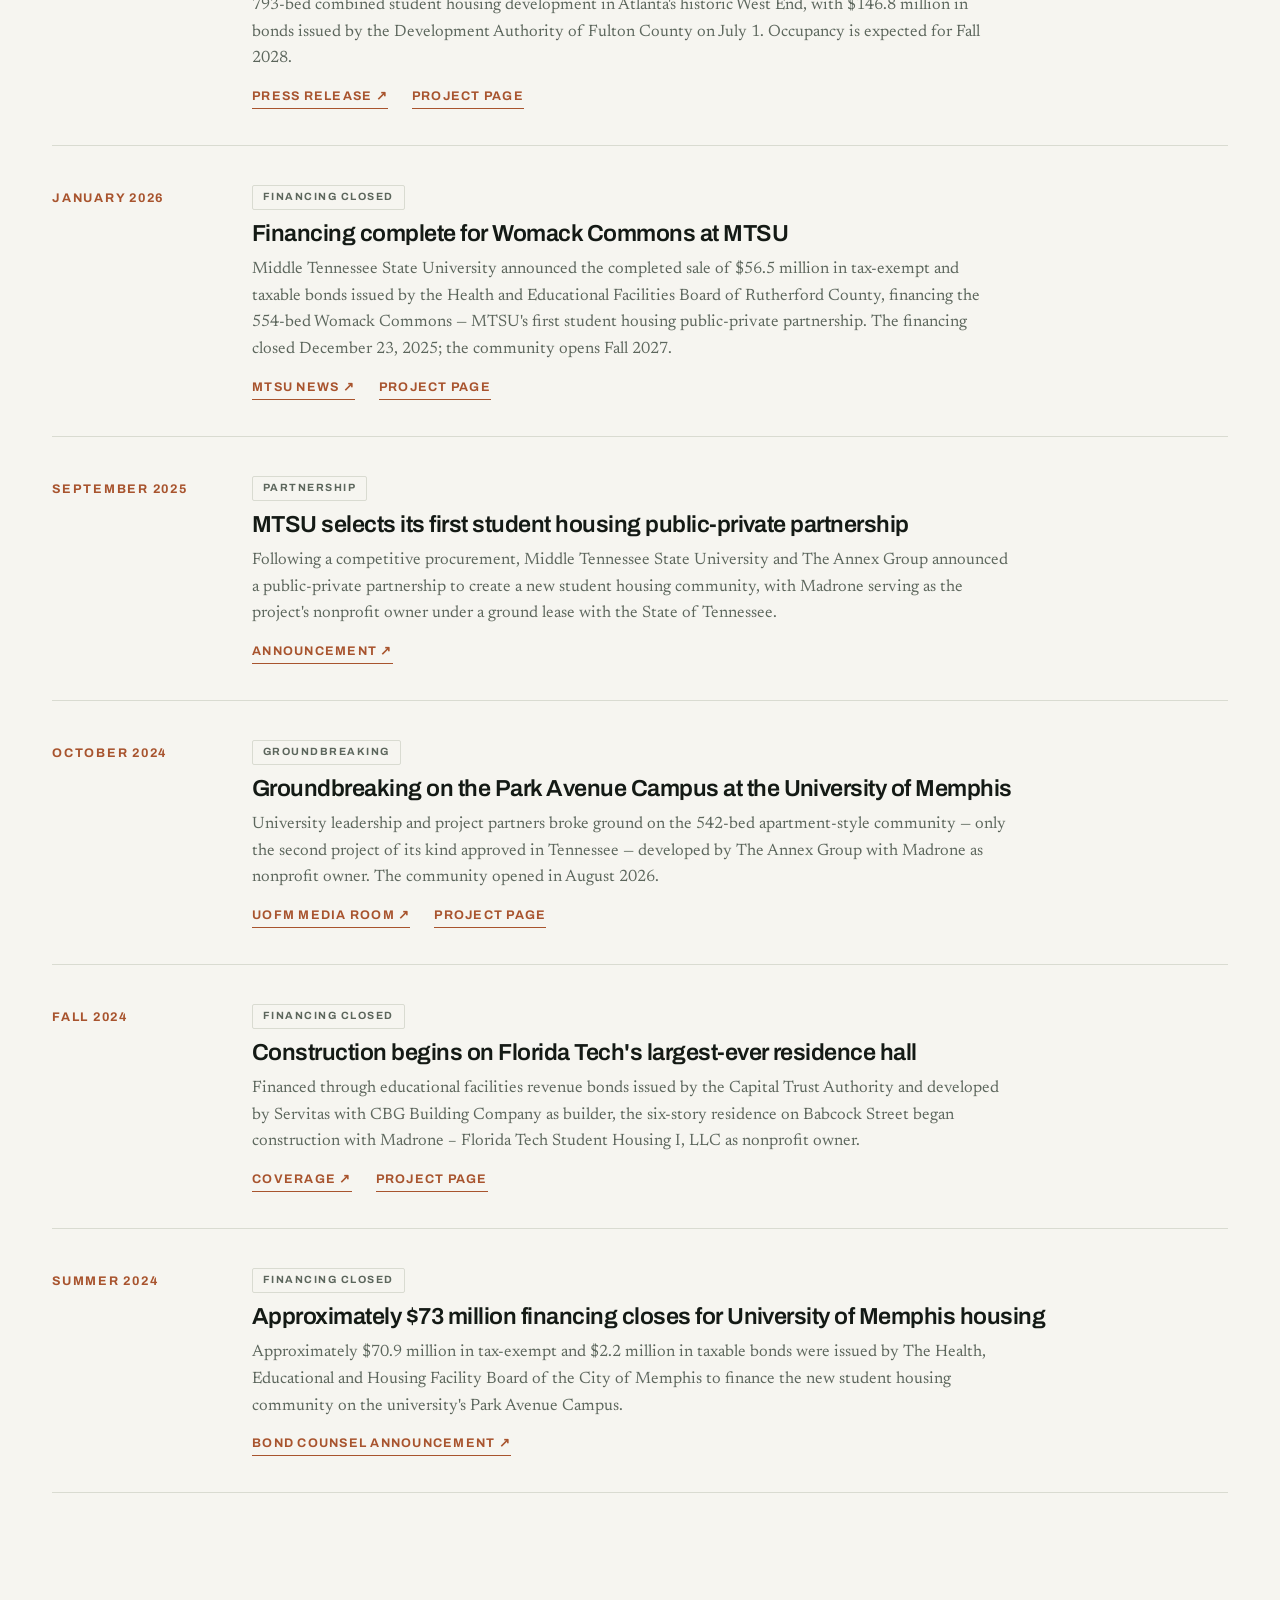
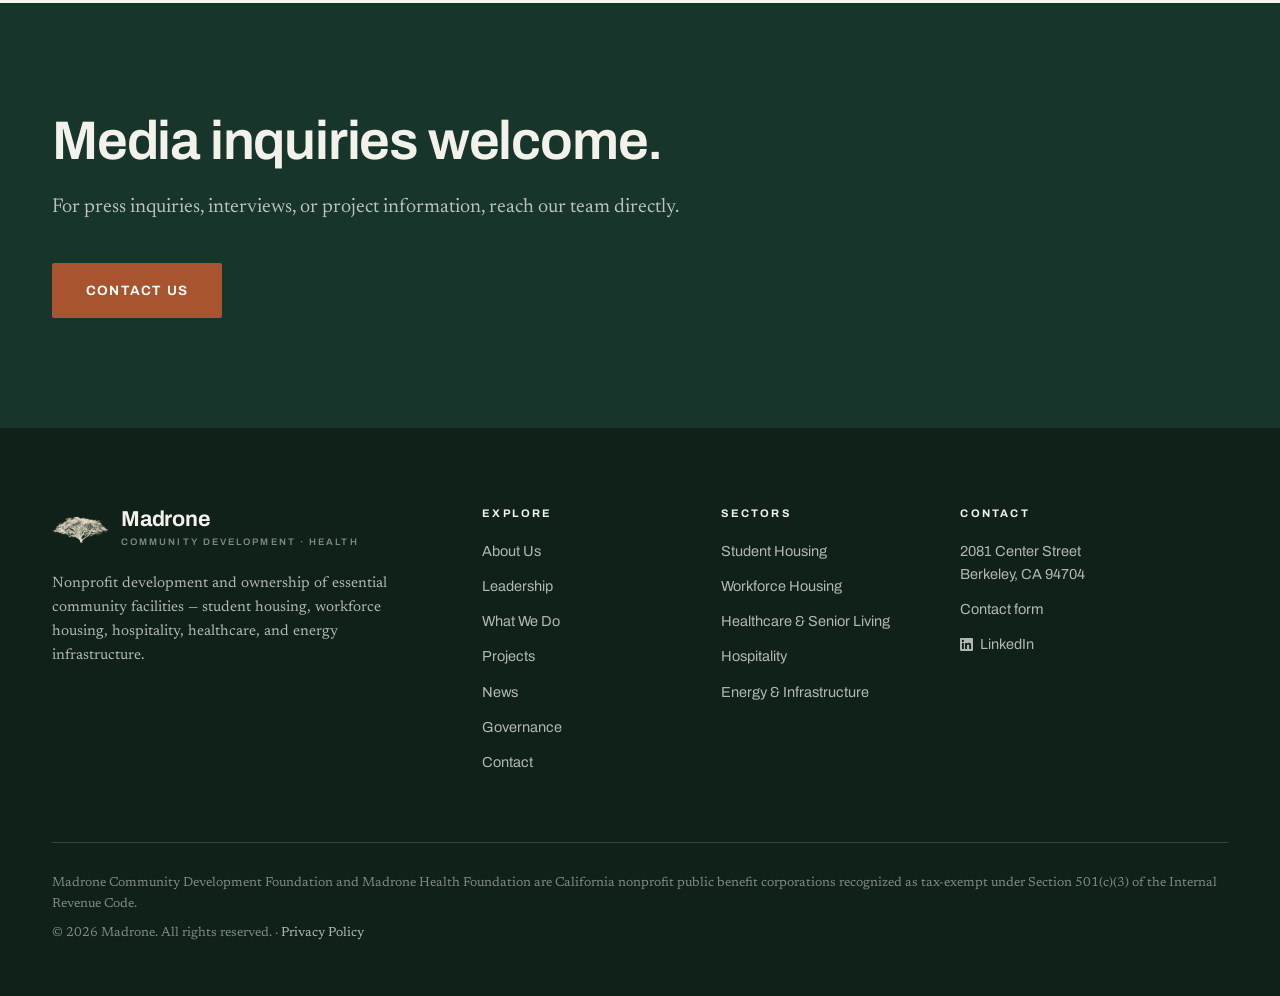
<file: news.html>
<!DOCTYPE html>
<html lang="en">
<head>
  <meta charset="UTF-8">
  <meta name="viewport" content="width=device-width, initial-scale=1.0">
  <title>News | Madrone</title>
  <meta name="description" content="News from Madrone Community Development Foundation and Madrone Health Foundation: financing closings, groundbreakings, and project openings.">
  <link rel="icon" type="image/png" href="images/brand/favicon.png">
  <link rel="stylesheet" href="css/style.css">
</head>
<body>

<header class="site-header">
  <div class="container nav-wrap">
    <a class="brand" href="index.html">
      <img class="brand-mark" src="images/brand/tree-ever.png" alt="">
      <span>
        <span class="brand-name">Madrone</span>
        <span class="brand-sub">Community Development &middot; Health</span>
      </span>
    </a>
    <button class="nav-toggle" aria-label="Toggle navigation" aria-expanded="false">
      <span></span><span></span><span></span>
    </button>
    <ul class="nav-links">
      <li><a href="about.html">About</a></li>
      <li><a href="leadership.html">Leadership</a></li>
      <li><a href="what-we-do.html">What We Do</a></li>
      <li><a href="projects.html">Projects</a></li>
      <li><a href="news.html">News</a></li>
      <li><a class="nav-cta" href="contact.html">Partner With Us</a></li>
    </ul>
  </div>
</header>

<main>

  <div class="page-hero">
    <div class="container">
      <span class="eyebrow">News</span>
      <h1>Milestones, closings, and openings.</h1>
      <p>Announcements from Madrone and its partner institutions, with links to coverage and official releases.</p>
    </div>
  </div>

  <section>
    <div class="container">
      <div class="news-list">

        <div class="news-item">
          <div class="news-date">September 2026</div>
          <div>
            <span class="news-tag">Financing Closed</span>
            <h3>$72,970,000 Energy-as-a-Service financing closes for South County Hospital</h3>
            <p>On September 30, the Rhode Island Health and Educational Building Corporation issued $72,970,000 in tax-exempt and taxable revenue bonds, with proceeds loaned to a single-purpose Madrone Health Foundation entity to modernize energy infrastructure across South County Health's Wakefield campus &mdash; upgrading the central utility plant, electrical distribution, and building automation systems, and implementing energy savings measures &mdash; in partnership with Optimum Energy Co. The Energy-as-a-Service structure requires no upfront capital from the health system.</p>
            <div class="news-links"><a href="projects/south-county-hospital.html">Project Page</a></div>
          </div>
        </div>

        <div class="news-item">
          <div class="news-date">August 2026</div>
          <div>
            <span class="news-tag">Opening</span>
            <h3>Park Avenue housing opens at the University of Memphis</h3>
            <p>The 542-bed apartment-style community developed by The Annex Group welcomed its first residents on the university's Park Avenue Campus, two years after the financing closed through the Health, Educational and Housing Facility Board of the City of Memphis.</p>
            <div class="news-links"><a href="projects/university-of-memphis.html">Project Page</a></div>
          </div>
        </div>

        <div class="news-item">
          <div class="news-date">August 2026</div>
          <div>
            <span class="news-tag">Opening</span>
            <h3>Crimson Crossing opens at Florida Tech</h3>
            <p>The ribbon was cut on Crimson Crossing on August 12, and students moved into the six-story, 553-bed residence ahead of the fall semester. The approximately $96 million project — the largest single investment in student life in Florida Tech's history — expands on-campus housing by 27 percent.</p>
            <div class="news-links"><a href="https://www.fit.edu/about/crimson-crossing/" target="_blank" rel="noopener">Florida Tech &#8599;</a></div>
          </div>
        </div>

        <div class="news-item">
          <div class="news-date">July 2026</div>
          <div>
            <span class="news-tag">Financing Closed</span>
            <h3>$147 million financial close for 850 West End, serving Morehouse and Spelman</h3>
            <p>Radnor Property Group and Madrone Community Development Foundation reached financial close on the 793-bed combined student housing development in Atlanta's historic West End, with $146.8 million in bonds issued by the Development Authority of Fulton County on July 1. Occupancy is expected for Fall 2028.</p>
            <div class="news-links"><a href="https://www.prnewswire.com/news-releases/radnor-property-group-and-madrone-community-development-foundation-reach-financial-close-on-147mm-combined-student-housing-development-in-atlanta-302832460.html" target="_blank" rel="noopener">Press Release &#8599;</a><a href="projects/morehouse-spelman.html">Project Page</a></div>
          </div>
        </div>

        <div class="news-item">
          <div class="news-date">January 2026</div>
          <div>
            <span class="news-tag">Financing Closed</span>
            <h3>Financing complete for Womack Commons at MTSU</h3>
            <p>Middle Tennessee State University announced the completed sale of $56.5 million in tax-exempt and taxable bonds issued by the Health and Educational Facilities Board of Rutherford County, financing the 554-bed Womack Commons — MTSU's first student housing public-private partnership. The financing closed December 23, 2025; the community opens Fall 2027.</p>
            <div class="news-links"><a href="https://mtsunews.com/2026/01/30/annex-group-womack-commons-financing-approved/" target="_blank" rel="noopener">MTSU News &#8599;</a><a href="projects/mtsu.html">Project Page</a></div>
          </div>
        </div>

        <div class="news-item">
          <div class="news-date">September 2025</div>
          <div>
            <span class="news-tag">Partnership</span>
            <h3>MTSU selects its first student housing public-private partnership</h3>
            <p>Following a competitive procurement, Middle Tennessee State University and The Annex Group announced a public-private partnership to create a new student housing community, with Madrone serving as the project's nonprofit owner under a ground lease with the State of Tennessee.</p>
            <div class="news-links"><a href="https://www.theannexgrp.com/blog/2025/09/03/middle-tennessee-state-university-and-the-annex-group-announce-public-private-partnership-to-create-new-student-housing-community/" target="_blank" rel="noopener">Announcement &#8599;</a></div>
          </div>
        </div>

        <div class="news-item">
          <div class="news-date">October 2024</div>
          <div>
            <span class="news-tag">Groundbreaking</span>
            <h3>Groundbreaking on the Park Avenue Campus at the University of Memphis</h3>
            <p>University leadership and project partners broke ground on the 542-bed apartment-style community — only the second project of its kind approved in Tennessee — developed by The Annex Group with Madrone as nonprofit owner. The community opened in August 2026.</p>
            <div class="news-links"><a href="https://www.memphis.edu/mediaroom/releases/2024/october/uofm-breaks-ground-on-new-apartment-style-housing.php" target="_blank" rel="noopener">UofM Media Room &#8599;</a><a href="projects/university-of-memphis.html">Project Page</a></div>
          </div>
        </div>

        <div class="news-item">
          <div class="news-date">Fall 2024</div>
          <div>
            <span class="news-tag">Financing Closed</span>
            <h3>Construction begins on Florida Tech's largest-ever residence hall</h3>
            <p>Financed through educational facilities revenue bonds issued by the Capital Trust Authority and developed by Servitas with CBG Building Company as builder, the six-story residence on Babcock Street began construction with Madrone &ndash; Florida Tech Student Housing I, LLC as nonprofit owner.</p>
            <div class="news-links"><a href="https://www.floridaconstructionnews.com/florida-tech-breaks-ground-on-six-story-housing-complex/" target="_blank" rel="noopener">Coverage &#8599;</a><a href="projects/florida-tech.html">Project Page</a></div>
          </div>
        </div>

        <div class="news-item">
          <div class="news-date">Summer 2024</div>
          <div>
            <span class="news-tag">Financing Closed</span>
            <h3>Approximately $73 million financing closes for University of Memphis housing</h3>
            <p>Approximately $70.9 million in tax-exempt and $2.2 million in taxable bonds were issued by The Health, Educational and Housing Facility Board of the City of Memphis to finance the new student housing community on the university's Park Avenue Campus.</p>
            <div class="news-links"><a href="https://www.kutakrock.com/newspublications/news/2024/august/bond-counsel-housing-for-university-of-memphis" target="_blank" rel="noopener">Bond Counsel Announcement &#8599;</a></div>
          </div>
        </div>

      </div>
    </div>
  </section>

  <div class="cta-band">
    <div class="container">
      <h2>Media inquiries welcome.</h2>
      <p>For press inquiries, interviews, or project information, reach our team directly.</p>
      <a class="btn btn-primary" href="contact.html">Contact Us</a>
    </div>
  </div>

</main>

<footer class="site-footer">
  <div class="container">
    <div class="footer-grid">
      <div>
        <div class="footer-brand">
          <img class="brand-mark" src="images/brand/tree-cream.png" alt="">
          <span>
            <span class="brand-name">Madrone</span>
            <span class="brand-sub">Community Development &middot; Health</span>
          </span>
        </div>
        <p>Nonprofit development and ownership of essential community facilities — student housing, workforce housing, hospitality, healthcare, and energy infrastructure.</p>
      </div>
      <div>
        <h4>Explore</h4>
        <ul>
          <li><a href="about.html">About Us</a></li>
          <li><a href="leadership.html">Leadership</a></li>
          <li><a href="what-we-do.html">What We Do</a></li>
          <li><a href="projects.html">Projects</a></li>
          <li><a href="news.html">News</a></li>
          <li><a href="governance.html">Governance</a></li>
          <li><a href="contact.html">Contact</a></li>
        </ul>
      </div>
      <div>
        <h4>Sectors</h4>
        <ul>
          <li><a href="what-we-do.html">Student Housing</a></li>
          <li><a href="what-we-do.html">Workforce Housing</a></li>
          <li><a href="what-we-do.html">Healthcare &amp; Senior Living</a></li>
          <li><a href="what-we-do.html">Hospitality</a></li>
          <li><a href="what-we-do.html">Energy &amp; Infrastructure</a></li>
        </ul>
      </div>
      <div>
        <h4>Contact</h4>
        <ul>
          <li>2081 Center Street<br>Berkeley, CA 94704</li>
          <li><a href="contact.html">Contact form</a></li>
          <li><a href="https://www.linkedin.com/company/madrone-org/" target="_blank" rel="noopener"><svg viewBox="0 0 24 24" fill="currentColor" width="13" height="13" aria-hidden="true" style="display: inline-block; vertical-align: -1.5px; margin-right: 7px;"><path d="M20.447 20.452h-3.554v-5.569c0-1.328-.027-3.037-1.852-3.037-1.853 0-2.136 1.445-2.136 2.939v5.667H9.351V9h3.414v1.561h.046c.477-.9 1.637-1.85 3.37-1.85 3.601 0 4.267 2.37 4.267 5.455v6.286zM5.337 7.433c-1.144 0-2.063-.926-2.063-2.065 0-1.138.92-2.063 2.063-2.063 1.14 0 2.064.925 2.064 2.063 0 1.139-.925 2.065-2.064 2.065zm1.782 13.019H3.555V9h3.564v11.452zM22.225 0H1.771C.792 0 0 .774 0 1.729v20.542C0 23.227.792 24 1.771 24h20.451C23.2 24 24 23.227 24 22.271V1.729C24 .774 23.2 0 22.225 0z"/></svg>LinkedIn</a></li>
        </ul>
      </div>
    </div>
    <div class="footer-legal">
      <p>Madrone Community Development Foundation and Madrone Health Foundation are California nonprofit public benefit corporations recognized as tax-exempt under Section 501(c)(3) of the Internal Revenue Code.</p>
      <p>&copy; 2026 Madrone. All rights reserved. &middot; <a href="privacy.html">Privacy Policy</a></p>
    </div>
  </div>
</footer>

<script src="js/main.js"></script>
</body>
</html>
</file>
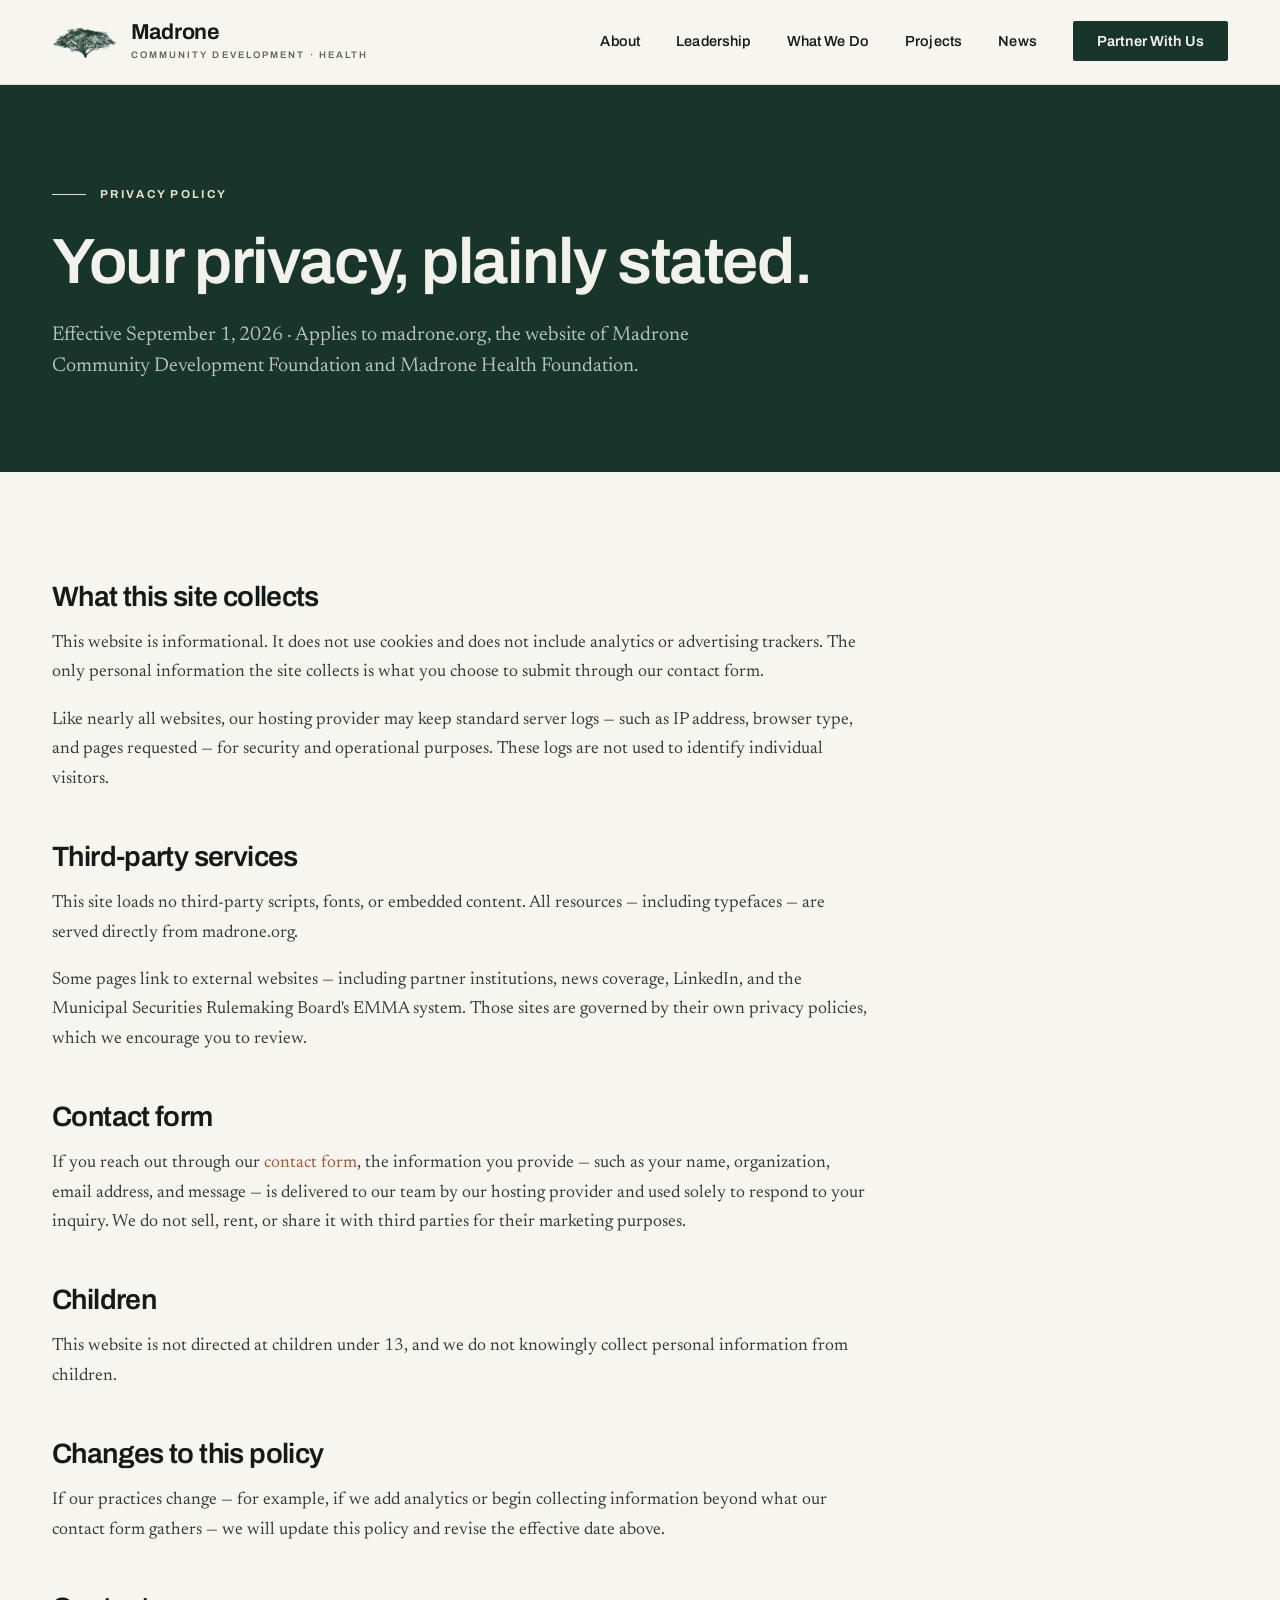
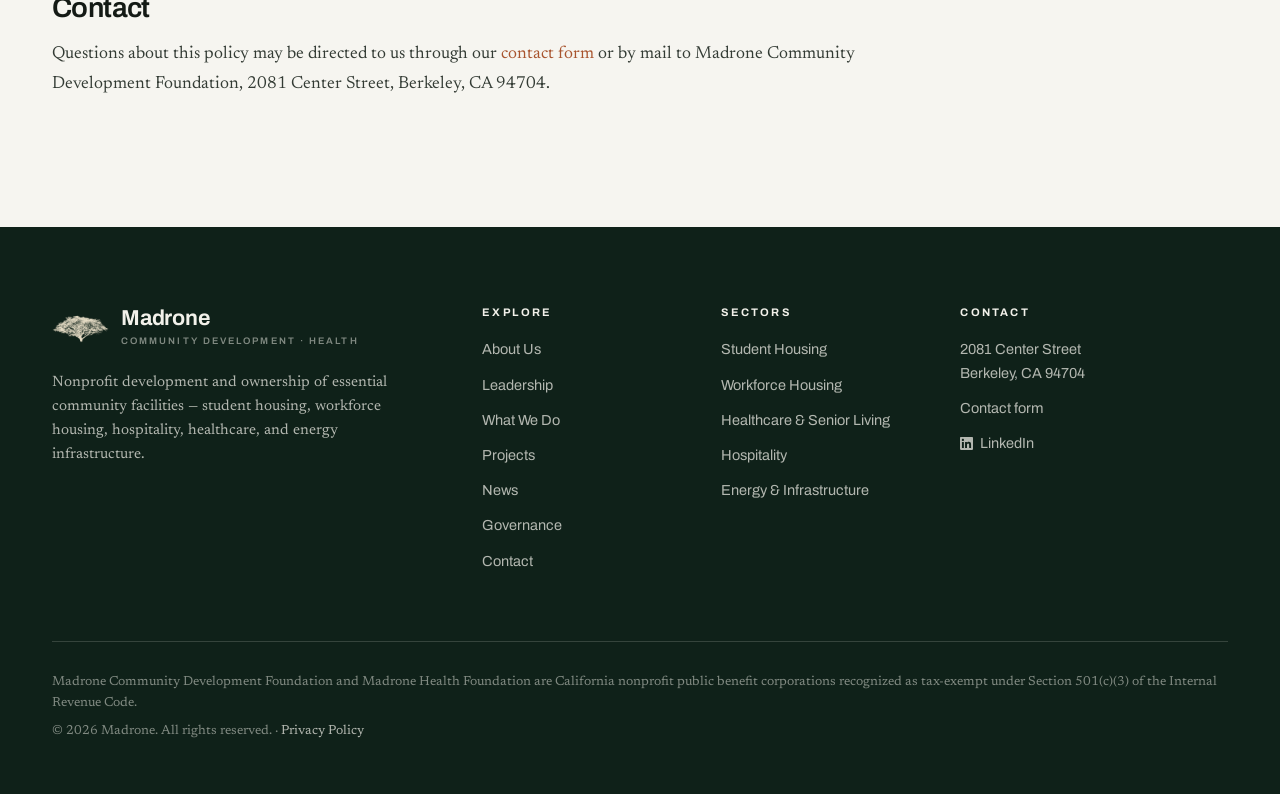
<file: privacy.html>
<!DOCTYPE html>
<html lang="en">
<head>
  <meta charset="UTF-8">
  <meta name="viewport" content="width=device-width, initial-scale=1.0">
  <title>Privacy Policy | Madrone</title>
  <meta name="description" content="Privacy policy for madrone.org, the website of Madrone Community Development Foundation and Madrone Health Foundation.">
  <link rel="icon" type="image/png" href="images/brand/favicon.png">
  <link rel="stylesheet" href="css/style.css">
</head>
<body>

<header class="site-header">
  <div class="container nav-wrap">
    <a class="brand" href="index.html">
      <img class="brand-mark" src="images/brand/tree-ever.png" alt="">
      <span>
        <span class="brand-name">Madrone</span>
        <span class="brand-sub">Community Development &middot; Health</span>
      </span>
    </a>
    <button class="nav-toggle" aria-label="Toggle navigation" aria-expanded="false">
      <span></span><span></span><span></span>
    </button>
    <ul class="nav-links">
      <li><a href="about.html">About</a></li>
      <li><a href="leadership.html">Leadership</a></li>
      <li><a href="what-we-do.html">What We Do</a></li>
      <li><a href="projects.html">Projects</a></li>
      <li><a href="news.html">News</a></li>
      <li><a class="nav-cta" href="contact.html">Partner With Us</a></li>
    </ul>
  </div>
</header>

<main>

  <div class="page-hero">
    <div class="container">
      <span class="eyebrow">Privacy Policy</span>
      <h1>Your privacy, plainly stated.</h1>
      <p>Effective September 1, 2026 &middot; Applies to madrone.org, the website of Madrone Community Development Foundation and Madrone Health Foundation.</p>
    </div>
  </div>

  <section>
    <div class="container">
      <div class="detail-layout" style="grid-template-columns: 1fr; max-width: 820px;">
      <div class="detail-main">

        <h2>What this site collects</h2>
        <p>This website is informational. It does not use cookies and does not include analytics or advertising trackers. The only personal information the site collects is what you choose to submit through our contact form.</p>
        <p>Like nearly all websites, our hosting provider may keep standard server logs — such as IP address, browser type, and pages requested — for security and operational purposes. These logs are not used to identify individual visitors.</p>

        <h2>Third-party services</h2>
        <p>This site loads no third-party scripts, fonts, or embedded content. All resources — including typefaces — are served directly from madrone.org.</p>
        <p>Some pages link to external websites — including partner institutions, news coverage, LinkedIn, and the Municipal Securities Rulemaking Board's EMMA system. Those sites are governed by their own privacy policies, which we encourage you to review.</p>

        <h2>Contact form</h2>
        <p>If you reach out through our <a href="contact.html">contact form</a>, the information you provide — such as your name, organization, email address, and message — is delivered to our team by our hosting provider and used solely to respond to your inquiry. We do not sell, rent, or share it with third parties for their marketing purposes.</p>

        <h2>Children</h2>
        <p>This website is not directed at children under 13, and we do not knowingly collect personal information from children.</p>

        <h2>Changes to this policy</h2>
        <p>If our practices change — for example, if we add analytics or begin collecting information beyond what our contact form gathers — we will update this policy and revise the effective date above.</p>

        <h2>Contact</h2>
        <p>Questions about this policy may be directed to us through our <a href="contact.html">contact form</a> or by mail to Madrone Community Development Foundation, 2081 Center Street, Berkeley, CA 94704.</p>

      </div>
      </div>
    </div>
  </section>

</main>

<footer class="site-footer">
  <div class="container">
    <div class="footer-grid">
      <div>
        <div class="footer-brand">
          <img class="brand-mark" src="images/brand/tree-cream.png" alt="">
          <span>
            <span class="brand-name">Madrone</span>
            <span class="brand-sub">Community Development &middot; Health</span>
          </span>
        </div>
        <p>Nonprofit development and ownership of essential community facilities — student housing, workforce housing, hospitality, healthcare, and energy infrastructure.</p>
      </div>
      <div>
        <h4>Explore</h4>
        <ul>
          <li><a href="about.html">About Us</a></li>
          <li><a href="leadership.html">Leadership</a></li>
          <li><a href="what-we-do.html">What We Do</a></li>
          <li><a href="projects.html">Projects</a></li>
          <li><a href="news.html">News</a></li>
          <li><a href="governance.html">Governance</a></li>
          <li><a href="contact.html">Contact</a></li>
        </ul>
      </div>
      <div>
        <h4>Sectors</h4>
        <ul>
          <li><a href="what-we-do.html">Student Housing</a></li>
          <li><a href="what-we-do.html">Workforce Housing</a></li>
          <li><a href="what-we-do.html">Healthcare &amp; Senior Living</a></li>
          <li><a href="what-we-do.html">Hospitality</a></li>
          <li><a href="what-we-do.html">Energy &amp; Infrastructure</a></li>
        </ul>
      </div>
      <div>
        <h4>Contact</h4>
        <ul>
          <li>2081 Center Street<br>Berkeley, CA 94704</li>
          <li><a href="contact.html">Contact form</a></li>
          <li><a href="https://www.linkedin.com/company/madrone-org/" target="_blank" rel="noopener"><svg viewBox="0 0 24 24" fill="currentColor" width="13" height="13" aria-hidden="true" style="display: inline-block; vertical-align: -1.5px; margin-right: 7px;"><path d="M20.447 20.452h-3.554v-5.569c0-1.328-.027-3.037-1.852-3.037-1.853 0-2.136 1.445-2.136 2.939v5.667H9.351V9h3.414v1.561h.046c.477-.9 1.637-1.85 3.37-1.85 3.601 0 4.267 2.37 4.267 5.455v6.286zM5.337 7.433c-1.144 0-2.063-.926-2.063-2.065 0-1.138.92-2.063 2.063-2.063 1.14 0 2.064.925 2.064 2.063 0 1.139-.925 2.065-2.064 2.065zm1.782 13.019H3.555V9h3.564v11.452zM22.225 0H1.771C.792 0 0 .774 0 1.729v20.542C0 23.227.792 24 1.771 24h20.451C23.2 24 24 23.227 24 22.271V1.729C24 .774 23.2 0 22.225 0z"/></svg>LinkedIn</a></li>
        </ul>
      </div>
    </div>
    <div class="footer-legal">
      <p>Madrone Community Development Foundation and Madrone Health Foundation are California nonprofit public benefit corporations recognized as tax-exempt under Section 501(c)(3) of the Internal Revenue Code.</p>
      <p>&copy; 2026 Madrone. All rights reserved. &middot; <a href="privacy.html">Privacy Policy</a></p>
    </div>
  </div>
</footer>

<script src="js/main.js"></script>
</body>
</html>
</file>
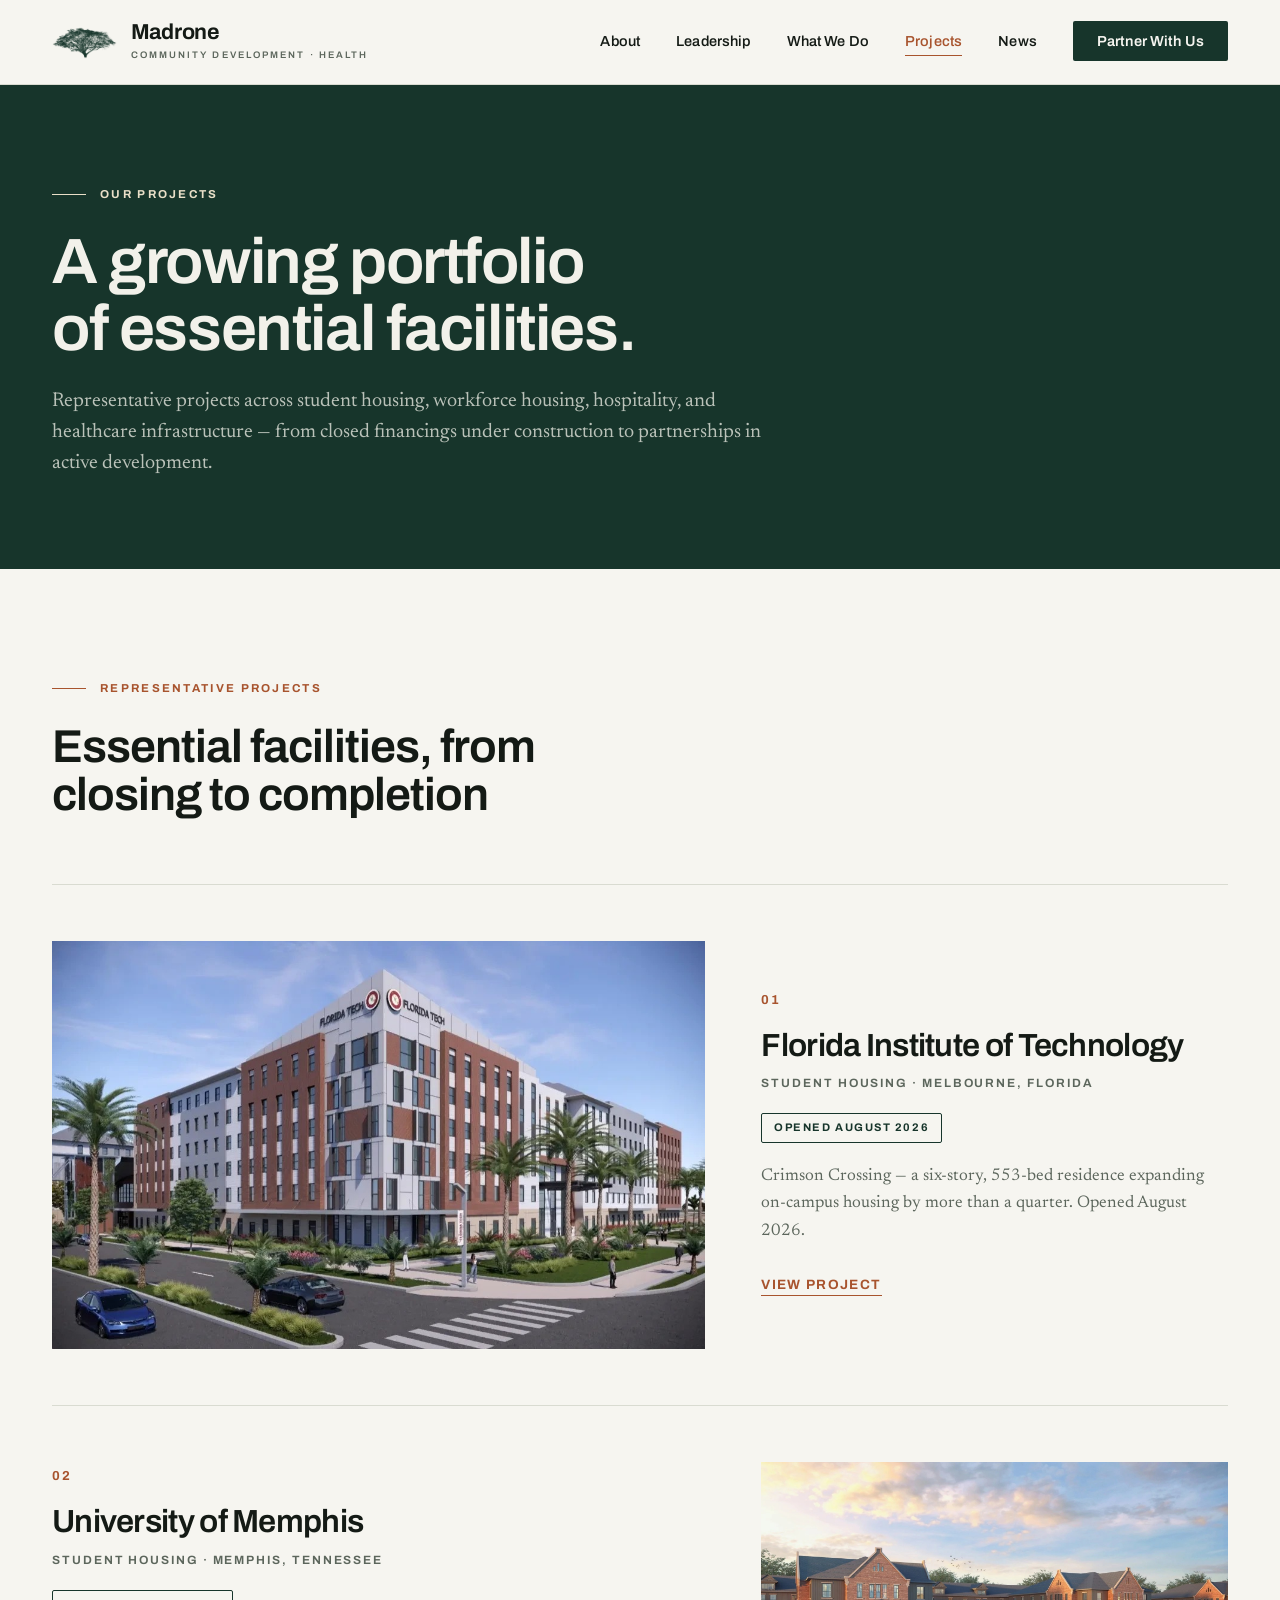
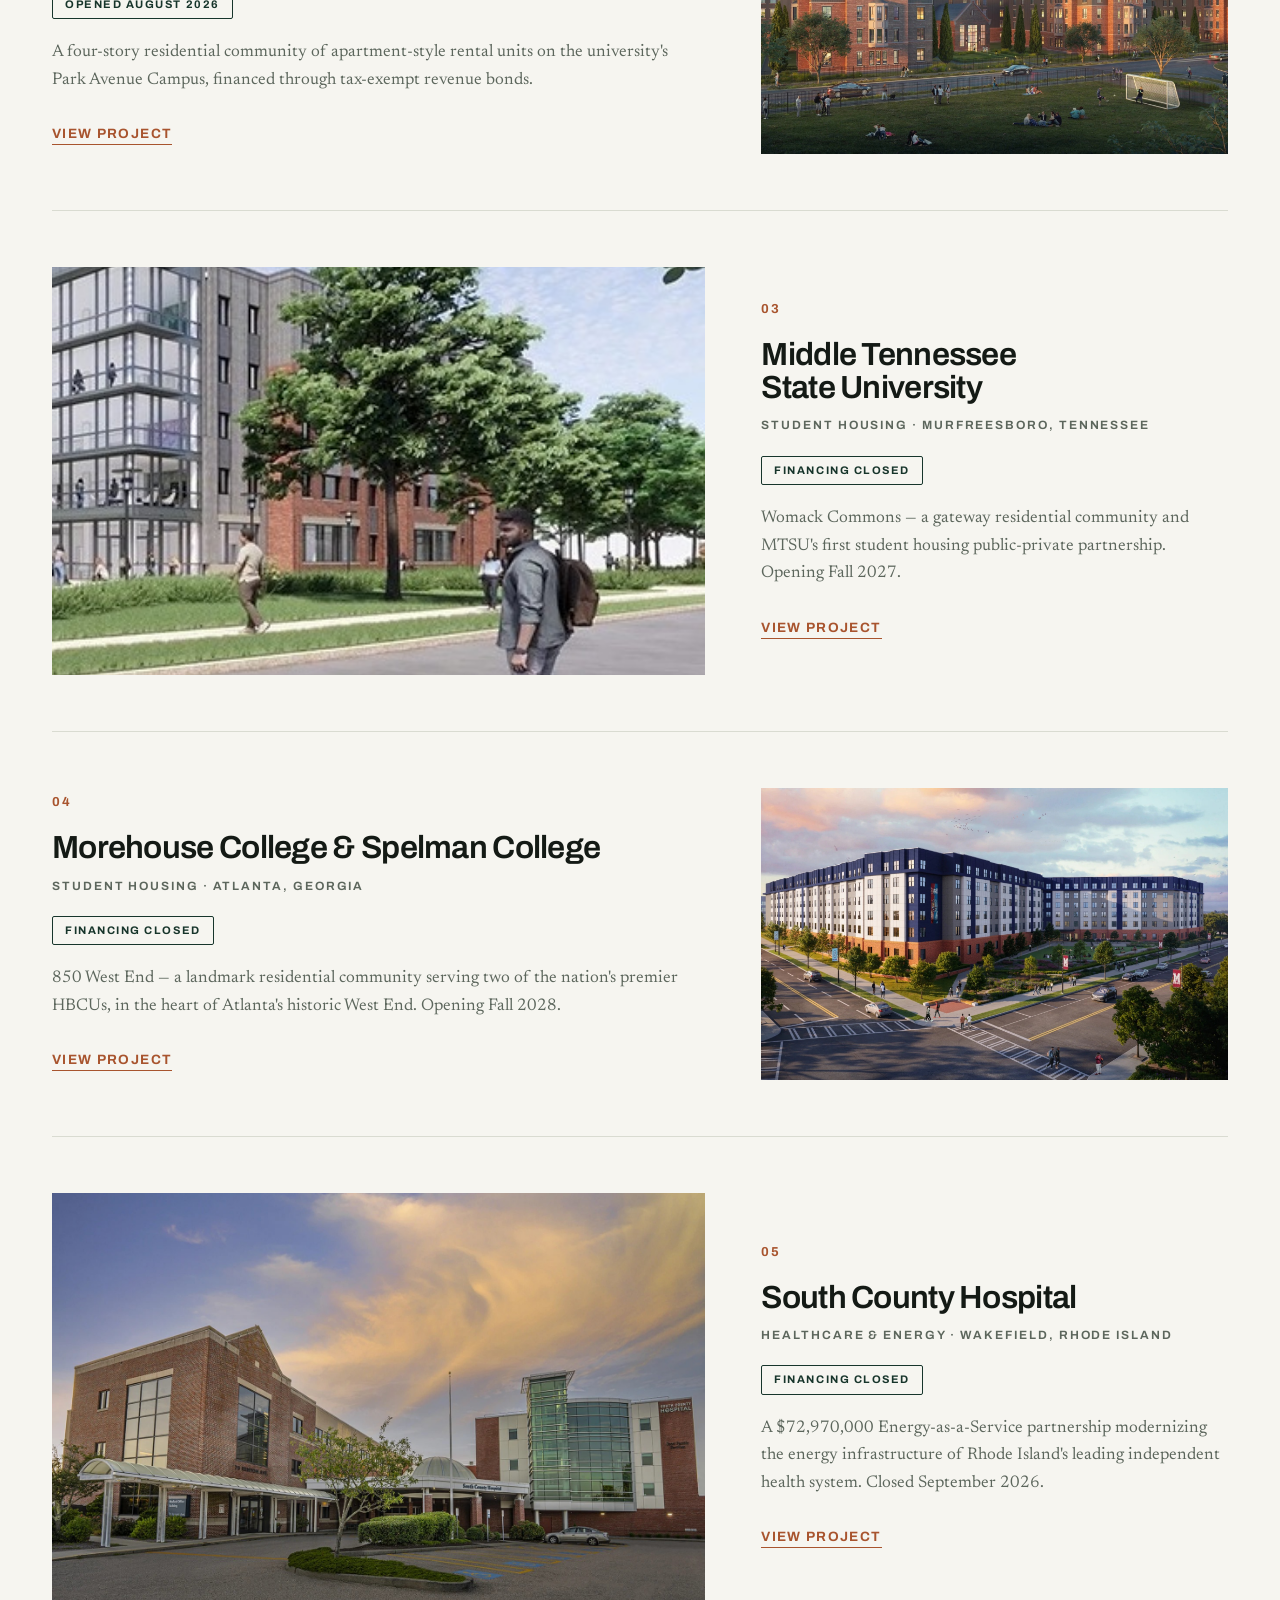
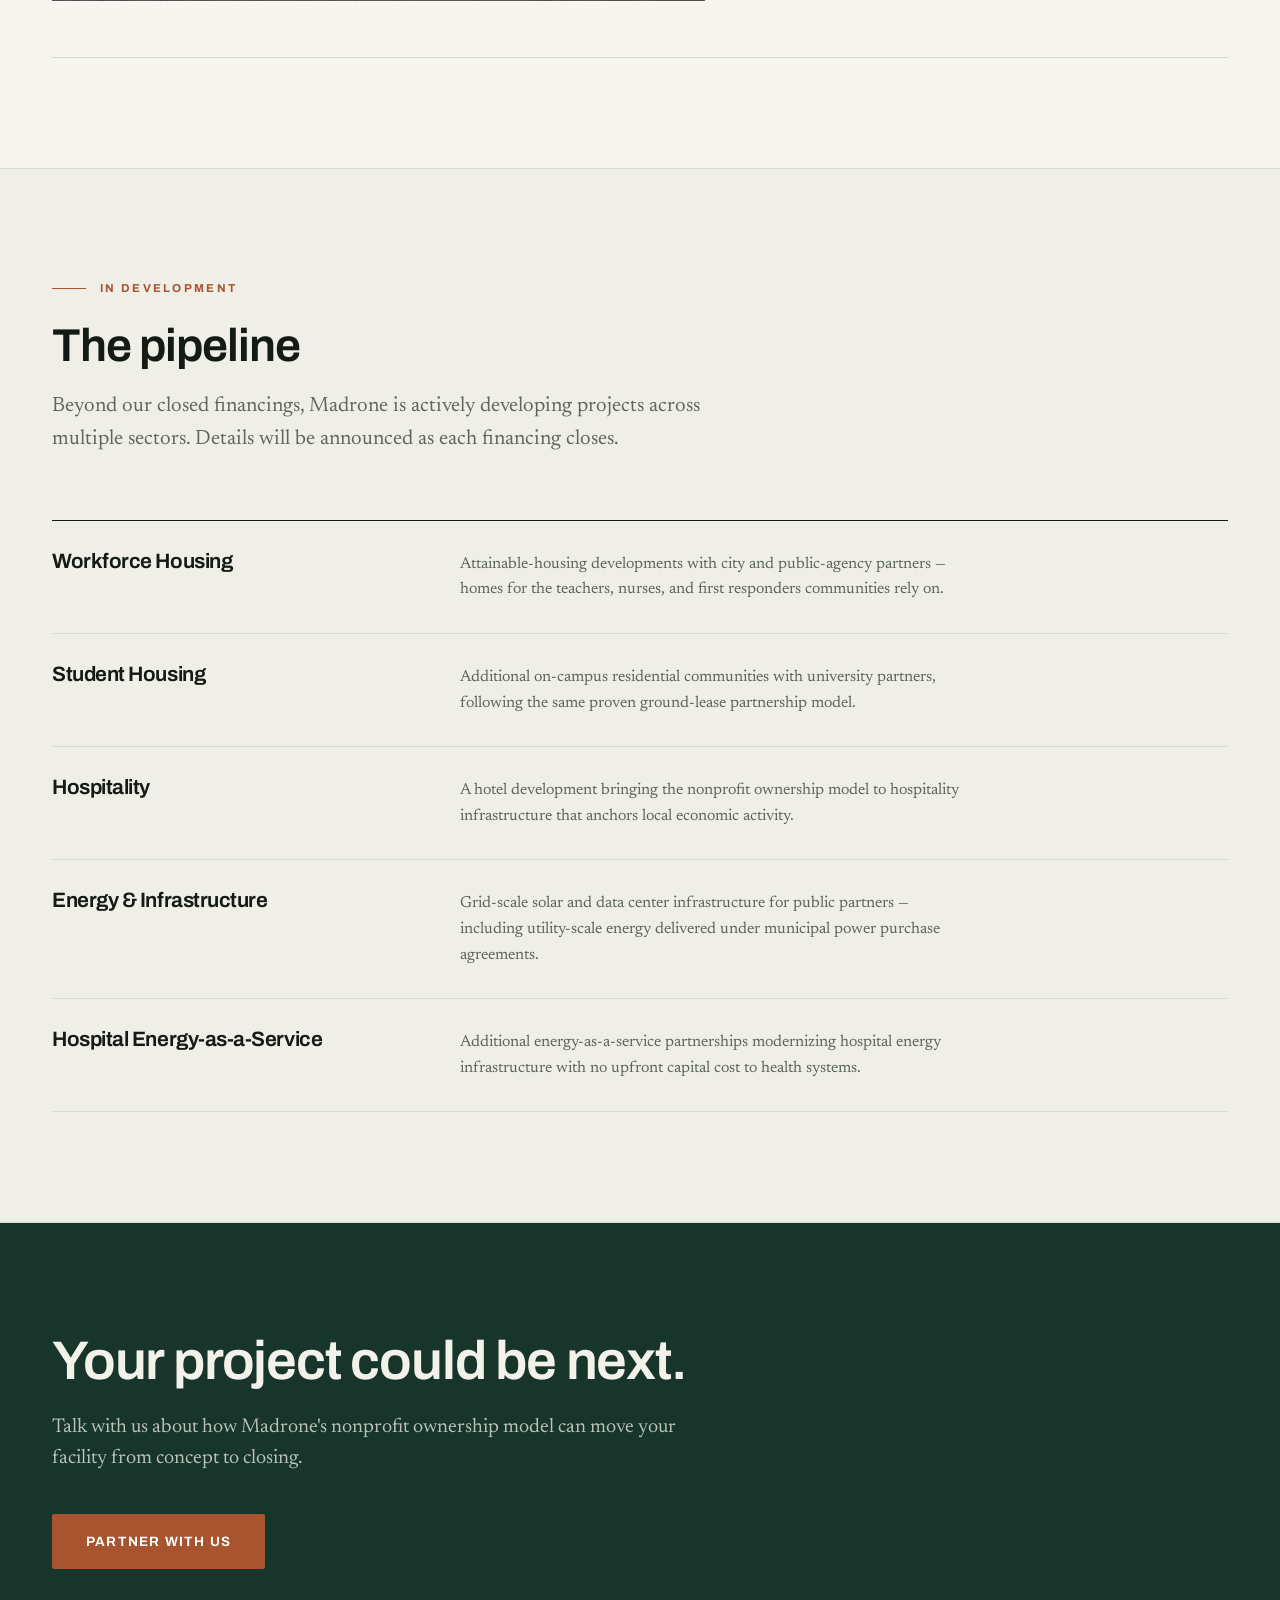
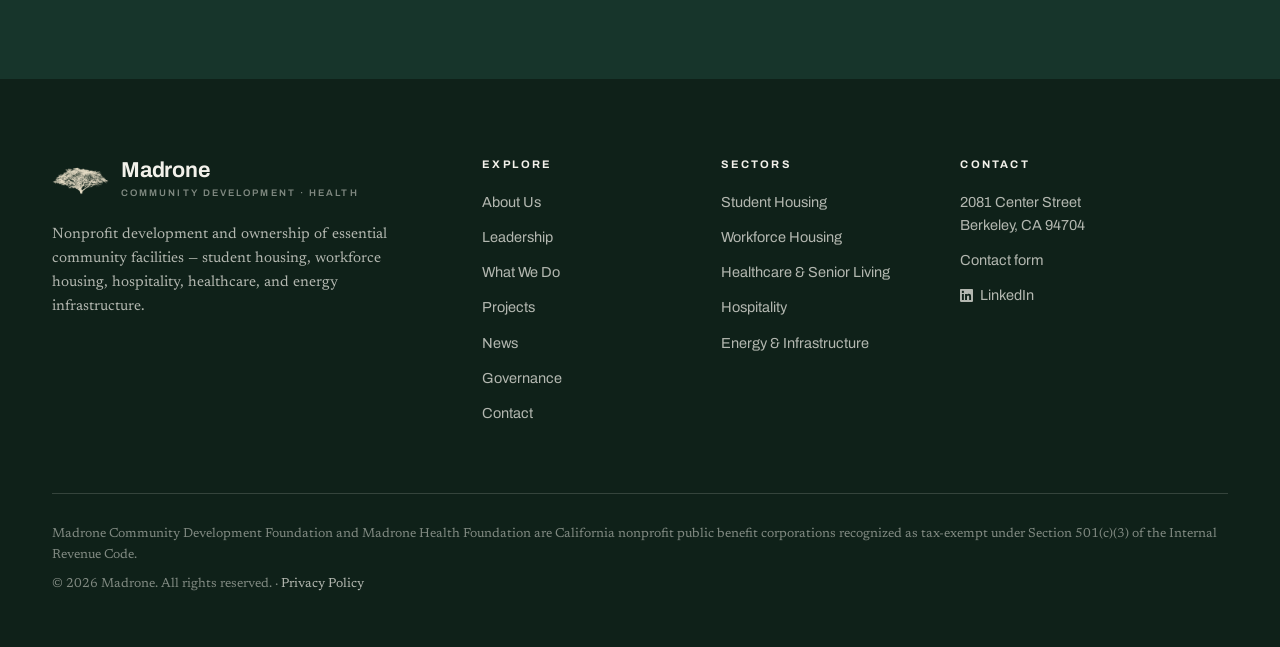
<file: projects.html>
<!DOCTYPE html>
<html lang="en">
<head>
  <meta charset="UTF-8">
  <meta name="viewport" content="width=device-width, initial-scale=1.0">
  <title>Projects | Madrone</title>
  <meta name="description" content="Madrone's portfolio: closed financings at Florida Tech, University of Memphis, MTSU, Morehouse/Spelman, and South County Hospital, plus a pipeline of workforce housing, hospitality, and energy projects.">
  <link rel="icon" type="image/png" href="images/brand/favicon.png">
  <link rel="stylesheet" href="css/style.css">
</head>
<body>

<header class="site-header">
  <div class="container nav-wrap">
    <a class="brand" href="index.html">
      <img class="brand-mark" src="images/brand/tree-ever.png" alt="">
      <span>
        <span class="brand-name">Madrone</span>
        <span class="brand-sub">Community Development &middot; Health</span>
      </span>
    </a>
    <button class="nav-toggle" aria-label="Toggle navigation" aria-expanded="false">
      <span></span><span></span><span></span>
    </button>
    <ul class="nav-links">
      <li><a href="about.html">About</a></li>
      <li><a href="leadership.html">Leadership</a></li>
      <li><a href="what-we-do.html">What We Do</a></li>
      <li><a href="projects.html">Projects</a></li>
      <li><a href="news.html">News</a></li>
      <li><a class="nav-cta" href="contact.html">Partner With Us</a></li>
    </ul>
  </div>
</header>

<main>

  <div class="page-hero">
    <div class="container">
      <span class="eyebrow">Our Projects</span>
      <h1>A growing portfolio of essential facilities.</h1>
      <p>Representative projects across student housing, workforce housing, hospitality, and healthcare infrastructure — from closed financings under construction to partnerships in active development.</p>
    </div>
  </div>

  <!-- Closed financings -->
  <section>
    <div class="container">
      <div class="section-head">
        <span class="eyebrow">Representative Projects</span>
        <h2>Essential facilities, from closing to completion</h2>
      </div>

      <div class="project-rows">
        <a class="project-row" href="projects/florida-tech.html">
          <div class="row-visual">
            <img src="images/projects/florida-tech.jpg" alt="Florida Institute of Technology student residence" loading="lazy" onerror="this.onerror=null;this.src='images/illustrations/florida-tech.svg'">
          </div>
          <div class="row-text">
            <div class="row-num">01</div>
            <h3>Florida Institute of Technology</h3>
            <div class="row-loc">Student Housing &middot; Melbourne, Florida</div>
            <span class="row-status">Opened August 2026</span>
            <p>Crimson Crossing &mdash; a six-story, 553-bed residence expanding on-campus housing by more than a quarter. Opened August 2026.</p>
            <span class="row-link">View project</span>
          </div>
        </a>
        <a class="project-row" href="projects/university-of-memphis.html">
          <div class="row-visual">
            <img src="images/projects/university-of-memphis.jpg" alt="University of Memphis student residence" loading="lazy" onerror="this.onerror=null;this.src='images/illustrations/university-of-memphis.svg'">
          </div>
          <div class="row-text">
            <div class="row-num">02</div>
            <h3>University of Memphis</h3>
            <div class="row-loc">Student Housing &middot; Memphis, Tennessee</div>
            <span class="row-status">Opened August 2026</span>
            <p>A four-story residential community of apartment-style rental units on the university's Park Avenue Campus, financed through tax-exempt revenue bonds.</p>
            <span class="row-link">View project</span>
          </div>
        </a>
        <a class="project-row" href="projects/mtsu.html">
          <div class="row-visual">
            <img src="images/projects/mtsu.jpg" alt="Womack Commons at Middle Tennessee State University" loading="lazy" onerror="this.onerror=null;this.src='images/illustrations/mtsu.svg'">
          </div>
          <div class="row-text">
            <div class="row-num">03</div>
            <h3>Middle Tennessee State University</h3>
            <div class="row-loc">Student Housing &middot; Murfreesboro, Tennessee</div>
            <span class="row-status">Financing Closed</span>
            <p>Womack Commons &mdash; a gateway residential community and MTSU's first student housing public-private partnership. Opening Fall 2027.</p>
            <span class="row-link">View project</span>
          </div>
        </a>
        <a class="project-row" href="projects/morehouse-spelman.html">
          <div class="row-visual">
            <img src="images/projects/morehouse-spelman.jpg" alt="850 West End residence serving Morehouse College and Spelman College" loading="lazy" onerror="this.onerror=null;this.src='images/illustrations/morehouse-spelman.svg'">
          </div>
          <div class="row-text">
            <div class="row-num">04</div>
            <h3>Morehouse College &amp; Spelman College</h3>
            <div class="row-loc">Student Housing &middot; Atlanta, Georgia</div>
            <span class="row-status">Financing Closed</span>
            <p>850 West End &mdash; a landmark residential community serving two of the nation's premier HBCUs, in the heart of Atlanta's historic West End. Opening Fall 2028.</p>
            <span class="row-link">View project</span>
          </div>
        </a>
        <a class="project-row" href="projects/south-county-hospital.html">
          <div class="row-visual">
            <img src="images/projects/south-county-hospital.jpg" alt="South County Hospital in Wakefield, Rhode Island" loading="lazy" onerror="this.onerror=null;this.src='images/illustrations/south-county-hospital.svg'">
          </div>
          <div class="row-text">
            <div class="row-num">05</div>
            <h3>South County Hospital</h3>
            <div class="row-loc">Healthcare &amp; Energy &middot; Wakefield, Rhode Island</div>
            <span class="row-status">Financing Closed</span>
            <p>A $72,970,000 Energy-as-a-Service partnership modernizing the energy infrastructure of Rhode Island's leading independent health system. Closed September 2026.</p>
            <span class="row-link">View project</span>
          </div>
        </a>
      </div>
    </div>
  </section>

  <!-- Pipeline -->
  <section class="alt-bg">
    <div class="container">
      <div class="section-head">
        <span class="eyebrow">In Development</span>
        <h2>The pipeline</h2>
        <p class="lead">Beyond our closed financings, Madrone is actively developing projects across multiple sectors. Details will be announced as each financing closes.</p>
      </div>
      <div class="dev-list">
        <div class="dev-item">
          <h3>Workforce Housing</h3>
          <p>Attainable-housing developments with city and public-agency partners &mdash; homes for the teachers, nurses, and first responders communities rely on.</p>
        </div>
        <div class="dev-item">
          <h3>Student Housing</h3>
          <p>Additional on-campus residential communities with university partners, following the same proven ground-lease partnership model.</p>
        </div>
        <div class="dev-item">
          <h3>Hospitality</h3>
          <p>A hotel development bringing the nonprofit ownership model to hospitality infrastructure that anchors local economic activity.</p>
        </div>
        <div class="dev-item">
          <h3>Energy &amp; Infrastructure</h3>
          <p>Grid-scale solar and data center infrastructure for public partners &mdash; including utility-scale energy delivered under municipal power purchase agreements.</p>
        </div>
        <div class="dev-item">
          <h3>Hospital Energy-as-a-Service</h3>
          <p>Additional energy-as-a-service partnerships modernizing hospital energy infrastructure with no upfront capital cost to health systems.</p>
        </div>
      </div>
    </div>
  </section>

  <div class="cta-band">
    <div class="container">
      <h2>Your project could be next.</h2>
      <p>Talk with us about how Madrone's nonprofit ownership model can move your facility from concept to closing.</p>
      <a class="btn btn-primary" href="contact.html">Partner With Us</a>
    </div>
  </div>

</main>

<footer class="site-footer">
  <div class="container">
    <div class="footer-grid">
      <div>
        <div class="footer-brand">
          <img class="brand-mark" src="images/brand/tree-cream.png" alt="">
          <span>
            <span class="brand-name">Madrone</span>
            <span class="brand-sub">Community Development &middot; Health</span>
          </span>
        </div>
        <p>Nonprofit development and ownership of essential community facilities — student housing, workforce housing, hospitality, healthcare, and energy infrastructure.</p>
      </div>
      <div>
        <h4>Explore</h4>
        <ul>
          <li><a href="about.html">About Us</a></li>
          <li><a href="leadership.html">Leadership</a></li>
          <li><a href="what-we-do.html">What We Do</a></li>
          <li><a href="projects.html">Projects</a></li>
          <li><a href="news.html">News</a></li>
          <li><a href="governance.html">Governance</a></li>
          <li><a href="contact.html">Contact</a></li>
        </ul>
      </div>
      <div>
        <h4>Sectors</h4>
        <ul>
          <li><a href="what-we-do.html">Student Housing</a></li>
          <li><a href="what-we-do.html">Workforce Housing</a></li>
          <li><a href="what-we-do.html">Healthcare &amp; Senior Living</a></li>
          <li><a href="what-we-do.html">Hospitality</a></li>
          <li><a href="what-we-do.html">Energy &amp; Infrastructure</a></li>
        </ul>
      </div>
      <div>
        <h4>Contact</h4>
        <ul>
          <li>2081 Center Street<br>Berkeley, CA 94704</li>
          <li><a href="contact.html">Contact form</a></li>
          <li><a href="https://www.linkedin.com/company/madrone-org/" target="_blank" rel="noopener"><svg viewBox="0 0 24 24" fill="currentColor" width="13" height="13" aria-hidden="true" style="display: inline-block; vertical-align: -1.5px; margin-right: 7px;"><path d="M20.447 20.452h-3.554v-5.569c0-1.328-.027-3.037-1.852-3.037-1.853 0-2.136 1.445-2.136 2.939v5.667H9.351V9h3.414v1.561h.046c.477-.9 1.637-1.85 3.37-1.85 3.601 0 4.267 2.37 4.267 5.455v6.286zM5.337 7.433c-1.144 0-2.063-.926-2.063-2.065 0-1.138.92-2.063 2.063-2.063 1.14 0 2.064.925 2.064 2.063 0 1.139-.925 2.065-2.064 2.065zm1.782 13.019H3.555V9h3.564v11.452zM22.225 0H1.771C.792 0 0 .774 0 1.729v20.542C0 23.227.792 24 1.771 24h20.451C23.2 24 24 23.227 24 22.271V1.729C24 .774 23.2 0 22.225 0z"/></svg>LinkedIn</a></li>
        </ul>
      </div>
    </div>
    <div class="footer-legal">
      <p>Madrone Community Development Foundation and Madrone Health Foundation are California nonprofit public benefit corporations recognized as tax-exempt under Section 501(c)(3) of the Internal Revenue Code.</p>
      <p>&copy; 2026 Madrone. All rights reserved. &middot; <a href="privacy.html">Privacy Policy</a></p>
    </div>
  </div>
</footer>

<script src="js/main.js"></script>
</body>
</html>
</file>
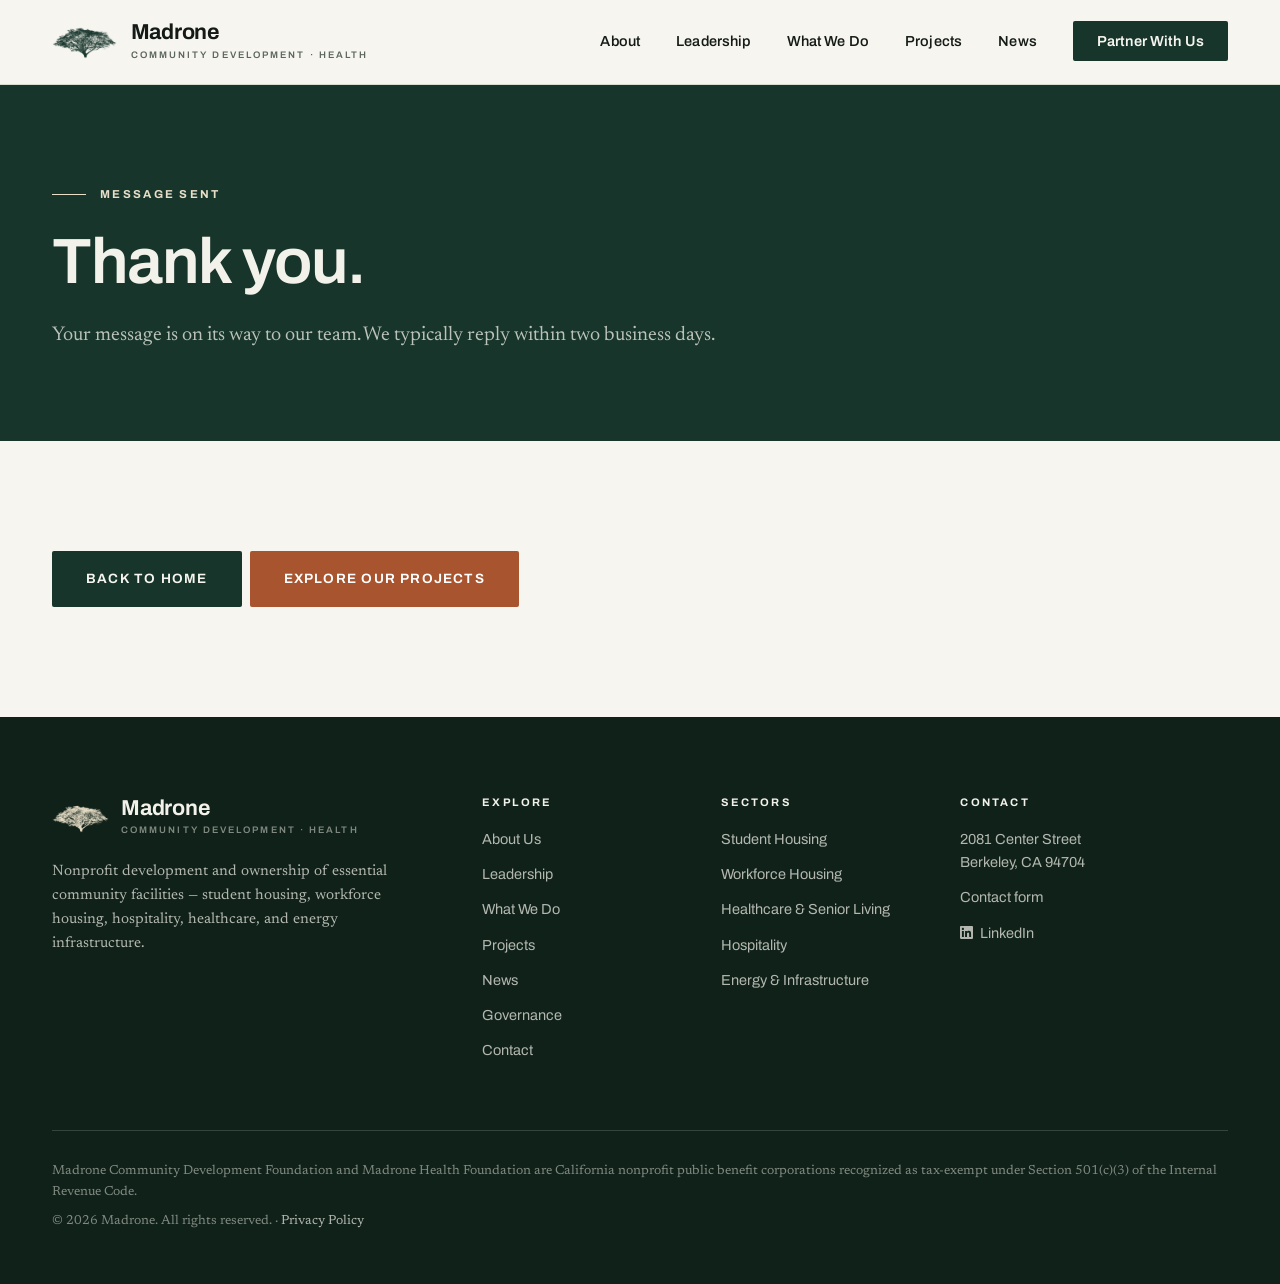
<file: thanks.html>
<!DOCTYPE html>
<html lang="en">
<head>
  <meta charset="UTF-8">
  <meta name="viewport" content="width=device-width, initial-scale=1.0">
  <title>Thank You | Madrone</title>
  <meta name="robots" content="noindex">
  <link rel="icon" type="image/png" href="images/brand/favicon.png">
  <link rel="stylesheet" href="css/style.css">
</head>
<body>

<header class="site-header">
  <div class="container nav-wrap">
    <a class="brand" href="index.html">
      <img class="brand-mark" src="images/brand/tree-ever.png" alt="">
      <span>
        <span class="brand-name">Madrone</span>
        <span class="brand-sub">Community Development &middot; Health</span>
      </span>
    </a>
    <button class="nav-toggle" aria-label="Toggle navigation" aria-expanded="false">
      <span></span><span></span><span></span>
    </button>
    <ul class="nav-links">
      <li><a href="about.html">About</a></li>
      <li><a href="leadership.html">Leadership</a></li>
      <li><a href="what-we-do.html">What We Do</a></li>
      <li><a href="projects.html">Projects</a></li>
      <li><a href="news.html">News</a></li>
      <li><a class="nav-cta" href="contact.html">Partner With Us</a></li>
    </ul>
  </div>
</header>

<main>

  <div class="page-hero">
    <div class="container">
      <span class="eyebrow">Message Sent</span>
      <h1>Thank you.</h1>
      <p>Your message is on its way to our team. We typically reply within two business days.</p>
    </div>
  </div>

  <section>
    <div class="container">
      <p><a class="btn btn-dark" href="index.html">Back to Home</a>&nbsp;&nbsp;<a class="btn btn-primary" href="projects.html">Explore Our Projects</a></p>
    </div>
  </section>

</main>

<footer class="site-footer">
  <div class="container">
    <div class="footer-grid">
      <div>
        <div class="footer-brand">
          <img class="brand-mark" src="images/brand/tree-cream.png" alt="">
          <span>
            <span class="brand-name">Madrone</span>
            <span class="brand-sub">Community Development &middot; Health</span>
          </span>
        </div>
        <p>Nonprofit development and ownership of essential community facilities — student housing, workforce housing, hospitality, healthcare, and energy infrastructure.</p>
      </div>
      <div>
        <h4>Explore</h4>
        <ul>
          <li><a href="about.html">About Us</a></li>
          <li><a href="leadership.html">Leadership</a></li>
          <li><a href="what-we-do.html">What We Do</a></li>
          <li><a href="projects.html">Projects</a></li>
          <li><a href="news.html">News</a></li>
          <li><a href="governance.html">Governance</a></li>
          <li><a href="contact.html">Contact</a></li>
        </ul>
      </div>
      <div>
        <h4>Sectors</h4>
        <ul>
          <li><a href="what-we-do.html">Student Housing</a></li>
          <li><a href="what-we-do.html">Workforce Housing</a></li>
          <li><a href="what-we-do.html">Healthcare &amp; Senior Living</a></li>
          <li><a href="what-we-do.html">Hospitality</a></li>
          <li><a href="what-we-do.html">Energy &amp; Infrastructure</a></li>
        </ul>
      </div>
      <div>
        <h4>Contact</h4>
        <ul>
          <li>2081 Center Street<br>Berkeley, CA 94704</li>
          <li><a href="contact.html">Contact form</a></li>
          <li><a href="https://www.linkedin.com/company/madrone-org/" target="_blank" rel="noopener"><svg viewBox="0 0 24 24" fill="currentColor" width="13" height="13" aria-hidden="true" style="display: inline-block; vertical-align: -1.5px; margin-right: 7px;"><path d="M20.447 20.452h-3.554v-5.569c0-1.328-.027-3.037-1.852-3.037-1.853 0-2.136 1.445-2.136 2.939v5.667H9.351V9h3.414v1.561h.046c.477-.9 1.637-1.85 3.37-1.85 3.601 0 4.267 2.37 4.267 5.455v6.286zM5.337 7.433c-1.144 0-2.063-.926-2.063-2.065 0-1.138.92-2.063 2.063-2.063 1.14 0 2.064.925 2.064 2.063 0 1.139-.925 2.065-2.064 2.065zm1.782 13.019H3.555V9h3.564v11.452zM22.225 0H1.771C.792 0 0 .774 0 1.729v20.542C0 23.227.792 24 1.771 24h20.451C23.2 24 24 23.227 24 22.271V1.729C24 .774 23.2 0 22.225 0z"/></svg>LinkedIn</a></li>
        </ul>
      </div>
    </div>
    <div class="footer-legal">
      <p>Madrone Community Development Foundation and Madrone Health Foundation are California nonprofit public benefit corporations recognized as tax-exempt under Section 501(c)(3) of the Internal Revenue Code.</p>
      <p>&copy; 2026 Madrone. All rights reserved. &middot; <a href="privacy.html">Privacy Policy</a></p>
    </div>
  </div>
</footer>

<script src="js/main.js"></script>
</body>
</html>
</file>
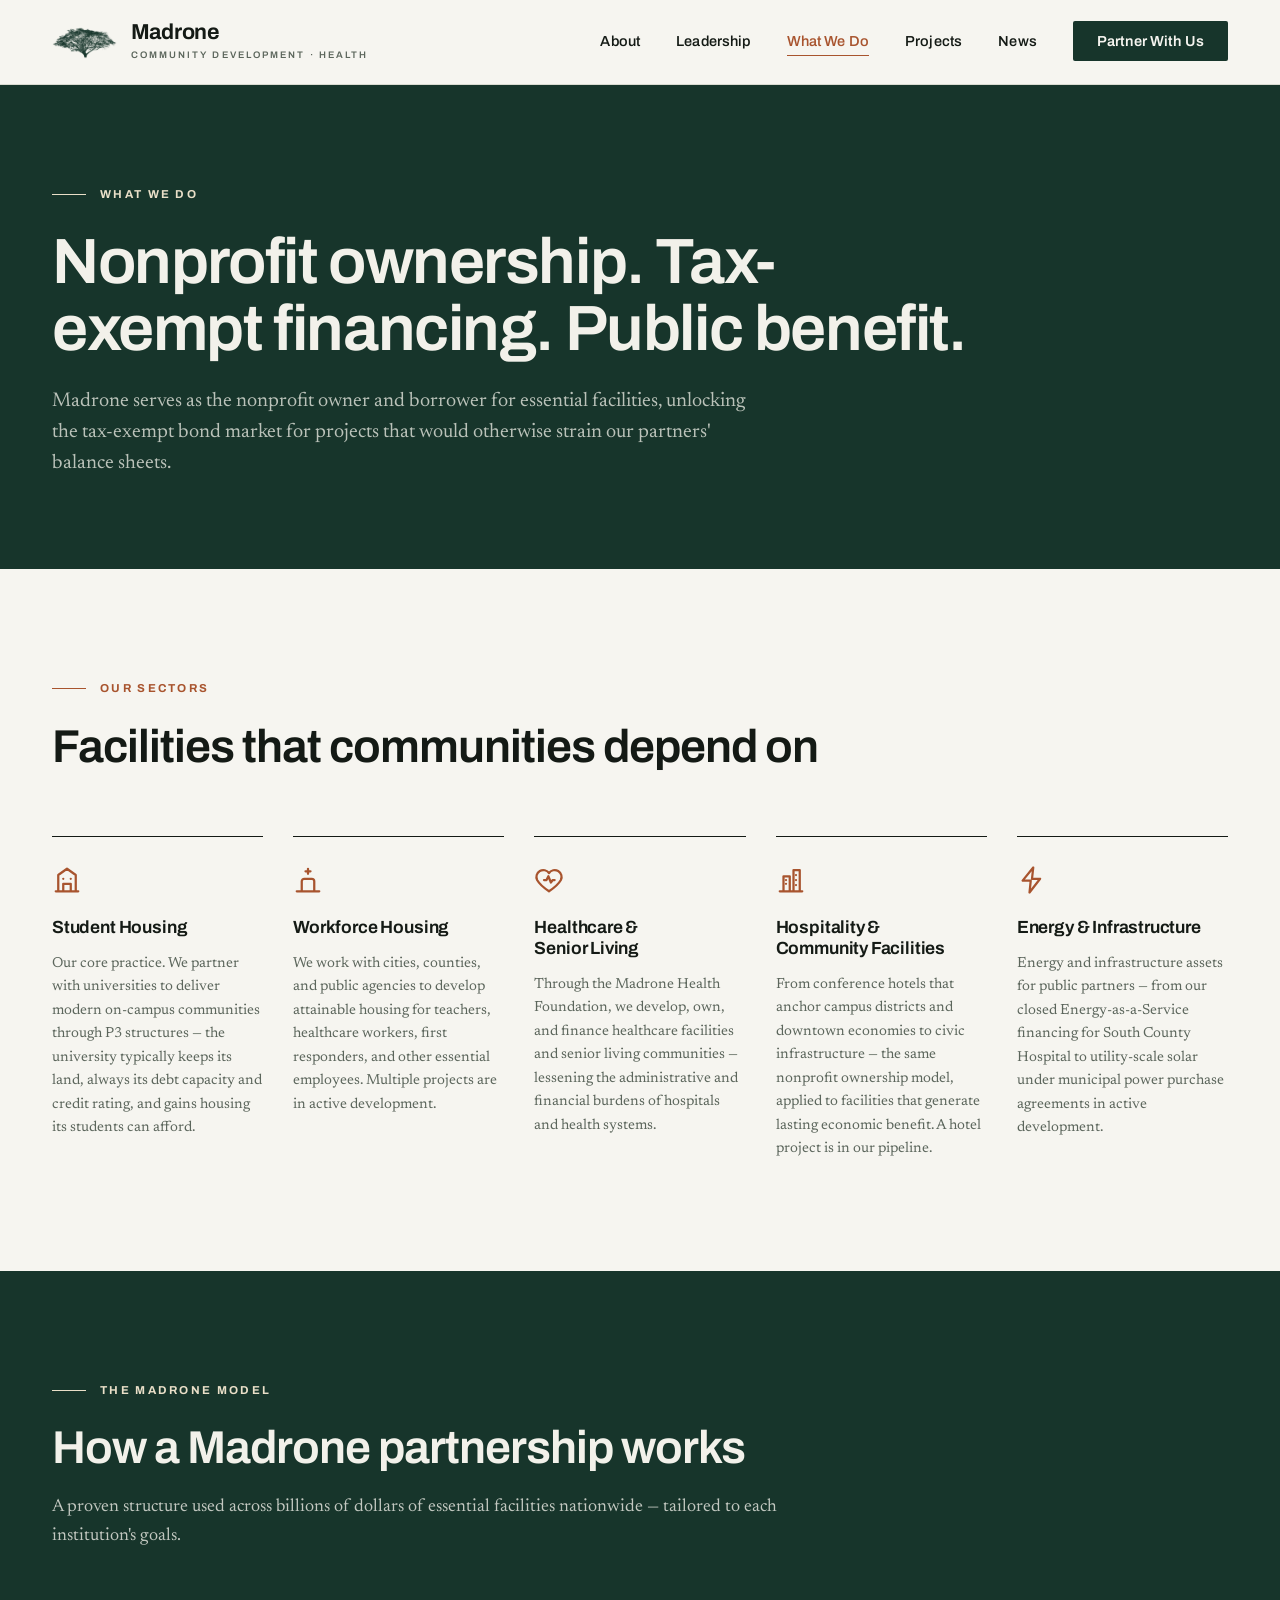
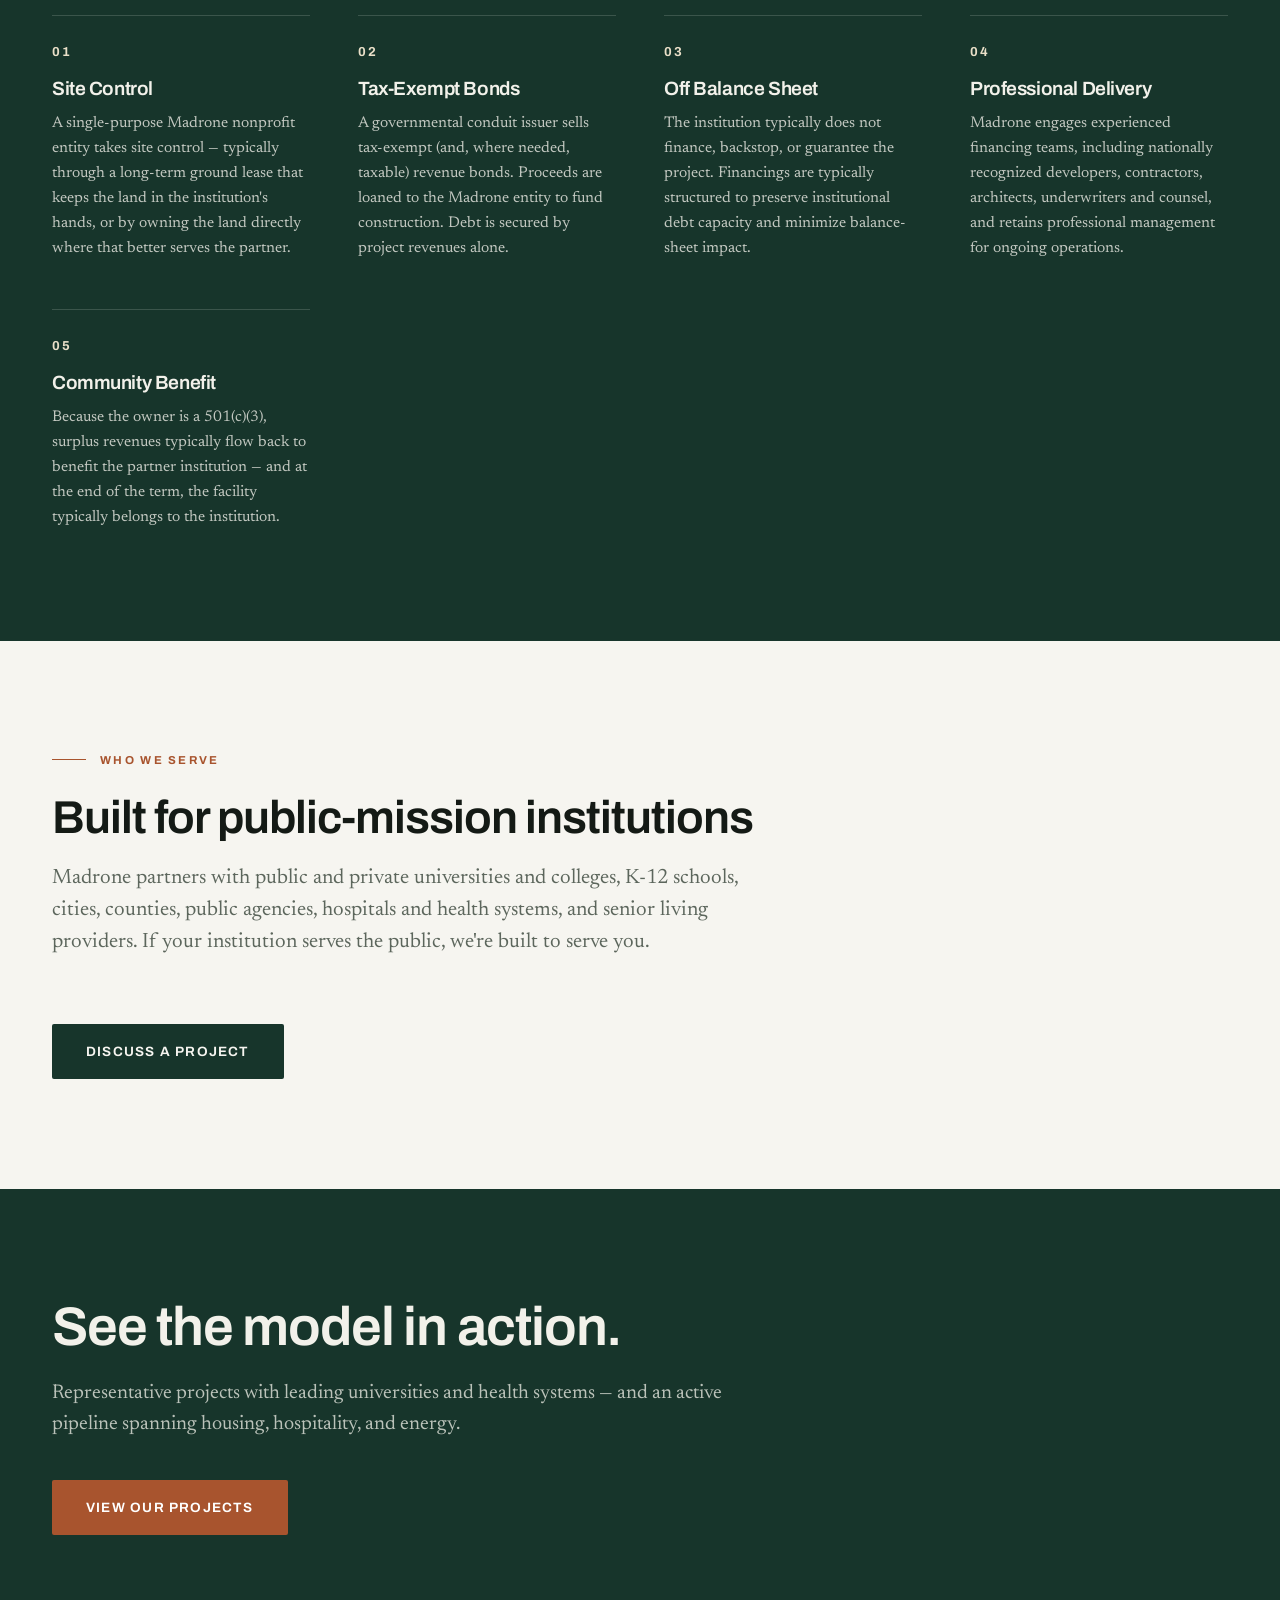
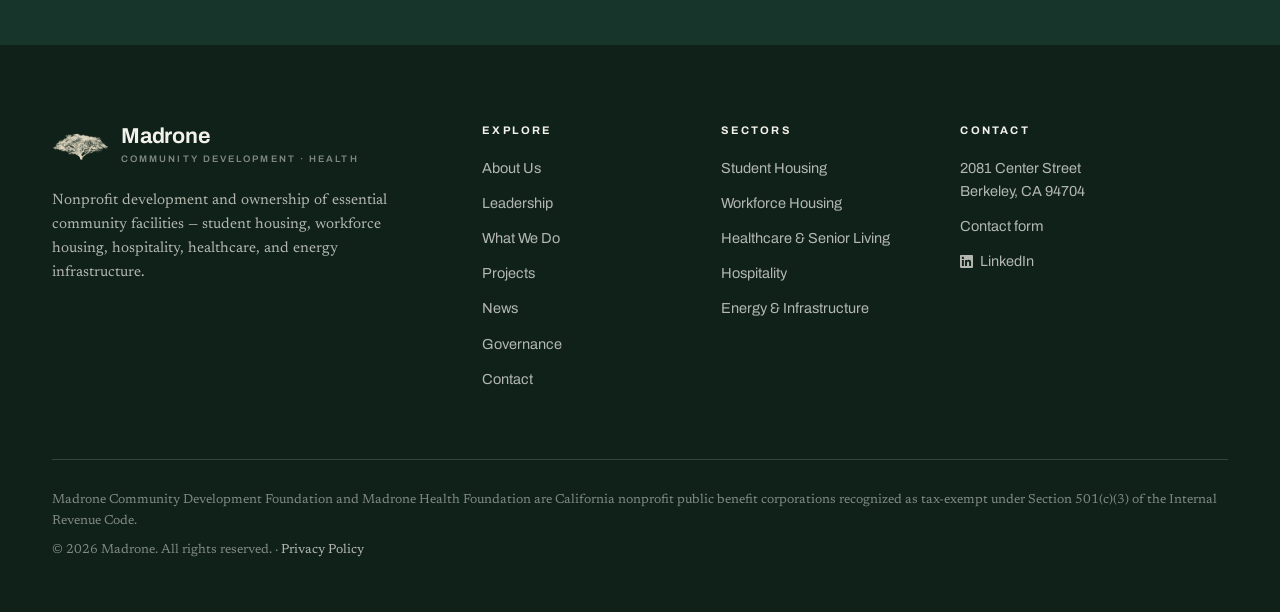
<file: what-we-do.html>
<!DOCTYPE html>
<html lang="en">
<head>
  <meta charset="UTF-8">
  <meta name="viewport" content="width=device-width, initial-scale=1.0">
  <title>What We Do | Madrone</title>
  <meta name="description" content="Madrone develops, owns, and finances student housing, workforce housing, hospitality, and healthcare infrastructure through tax-exempt, nonprofit public-private partnerships.">
  <link rel="icon" type="image/png" href="images/brand/favicon.png">
  <link rel="stylesheet" href="css/style.css">
</head>
<body>

<header class="site-header">
  <div class="container nav-wrap">
    <a class="brand" href="index.html">
      <img class="brand-mark" src="images/brand/tree-ever.png" alt="">
      <span>
        <span class="brand-name">Madrone</span>
        <span class="brand-sub">Community Development &middot; Health</span>
      </span>
    </a>
    <button class="nav-toggle" aria-label="Toggle navigation" aria-expanded="false">
      <span></span><span></span><span></span>
    </button>
    <ul class="nav-links">
      <li><a href="about.html">About</a></li>
      <li><a href="leadership.html">Leadership</a></li>
      <li><a href="what-we-do.html">What We Do</a></li>
      <li><a href="projects.html">Projects</a></li>
      <li><a href="news.html">News</a></li>
      <li><a class="nav-cta" href="contact.html">Partner With Us</a></li>
    </ul>
  </div>
</header>

<main>

  <div class="page-hero">
    <div class="container">
      <span class="eyebrow">What We Do</span>
      <h1>Nonprofit ownership. Tax-exempt financing. Public benefit.</h1>
      <p>Madrone serves as the nonprofit owner and borrower for essential facilities, unlocking the tax-exempt bond market for projects that would otherwise strain our partners' balance sheets.</p>
    </div>
  </div>

  <!-- Sectors -->
  <section>
    <div class="container">
      <div class="section-head">
        <span class="eyebrow">Our Sectors</span>
        <h2>Facilities that communities depend on</h2>
      </div>
      <div class="card-grid cols-5">
        <div class="sector-card">
          <div class="icon">
            <svg viewBox="0 0 24 24" fill="none" stroke-width="1.8" stroke-linecap="round" stroke-linejoin="round"><path d="M3 21h18M5 21V8l7-5 7 5v13M9 21v-6h6v6M9 11h.01M15 11h.01"/></svg>
          </div>
          <h3>Student Housing</h3>
          <p>Our core practice. We partner with universities to deliver modern on-campus communities through P3 structures — the university typically keeps its land, always its debt capacity and credit rating, and gains housing its students can afford.</p>
        </div>
        <div class="sector-card">
          <div class="icon">
            <svg viewBox="0 0 24 24" fill="none" stroke-width="1.8" stroke-linecap="round" stroke-linejoin="round"><path d="M17 21v-8a2 2 0 0 0-2-2H9a2 2 0 0 0-2 2v8M3 21h18M12 3v4M10 5h4"/></svg>
          </div>
          <h3>Workforce Housing</h3>
          <p>We work with cities, counties, and public agencies to develop attainable housing for teachers, healthcare workers, first responders, and other essential employees. Multiple projects are in active development.</p>
        </div>
        <div class="sector-card">
          <div class="icon">
            <svg viewBox="0 0 24 24" fill="none" stroke-width="1.8" stroke-linecap="round" stroke-linejoin="round"><path d="M12 21s-7-4.6-9.5-9A5.5 5.5 0 0 1 12 6.5 5.5 5.5 0 0 1 21.5 12C19 16.4 12 21 12 21z"/><path d="M8 12h2l1.5-3 2 5L15 12h1.5"/></svg>
          </div>
          <h3>Healthcare &amp; Senior Living</h3>
          <p>Through the Madrone Health Foundation, we develop, own, and finance healthcare facilities and senior living communities — lessening the administrative and financial burdens of hospitals and health systems.</p>
        </div>
        <div class="sector-card">
          <div class="icon">
            <svg viewBox="0 0 24 24" fill="none" stroke-width="1.8" stroke-linecap="round" stroke-linejoin="round"><path d="M3 21h18M6 21V9h5v12M14 21V4h5v17M8 12h.01M8 15h.01M16 8h.01M16 12h.01M16 16h.01"/></svg>
          </div>
          <h3>Hospitality &amp; Community Facilities</h3>
          <p>From conference hotels that anchor campus districts and downtown economies to civic infrastructure — the same nonprofit ownership model, applied to facilities that generate lasting economic benefit. A hotel project is in our pipeline.</p>
        </div>
        <div class="sector-card">
          <div class="icon">
            <svg viewBox="0 0 24 24" fill="none" stroke-width="1.8" stroke-linecap="round" stroke-linejoin="round"><path d="M13 2L4.5 12.5H11l-1 9.5L18.5 11H12z"/></svg>
          </div>
          <h3>Energy &amp; Infrastructure</h3>
          <p>Energy and infrastructure assets for public partners — from our closed Energy-as-a-Service financing for South County Hospital to utility-scale solar under municipal power purchase agreements in active development.</p>
        </div>
      </div>
    </div>
  </section>

  <!-- Model in depth -->
  <section class="green-bg">
    <div class="container">
      <div class="section-head">
        <span class="eyebrow">The Madrone Model</span>
        <h2>How a Madrone partnership works</h2>
        <p>A proven structure used across billions of dollars of essential facilities nationwide — tailored to each institution's goals.</p>
      </div>
      <div class="steps">
        <div class="step">
          <div class="num">01</div>
          <h3>Site Control</h3>
          <p>A single-purpose Madrone nonprofit entity takes site control — typically through a long-term ground lease that keeps the land in the institution's hands, or by owning the land directly where that better serves the partner.</p>
        </div>
        <div class="step">
          <div class="num">02</div>
          <h3>Tax-Exempt Bonds</h3>
          <p>A governmental conduit issuer sells tax-exempt (and, where needed, taxable) revenue bonds. Proceeds are loaned to the Madrone entity to fund construction. Debt is secured by project revenues alone.</p>
        </div>
        <div class="step">
          <div class="num">03</div>
          <h3>Off Balance Sheet</h3>
          <p>The institution typically does not finance, backstop, or guarantee the project. Financings are typically structured to preserve institutional debt capacity and minimize balance-sheet impact.</p>
        </div>
        <div class="step">
          <div class="num">04</div>
          <h3>Professional Delivery</h3>
          <p>Madrone engages experienced financing teams, including nationally recognized developers, contractors, architects, underwriters and counsel, and retains professional management for ongoing operations.</p>
        </div>
        <div class="step">
          <div class="num">05</div>
          <h3>Community Benefit</h3>
          <p>Because the owner is a 501(c)(3), surplus revenues typically flow back to benefit the partner institution — and at the end of the term, the facility typically belongs to the institution.</p>
        </div>
      </div>
    </div>
  </section>

  <!-- Who we serve -->
  <section>
    <div class="container">
      <div class="section-head">
        <span class="eyebrow">Who We Serve</span>
        <h2>Built for public-mission institutions</h2>
        <p class="lead">Madrone partners with public and private universities and colleges, K-12 schools, cities, counties, public agencies, hospitals and health systems, and senior living providers. If your institution serves the public, we're built to serve you.</p>
      </div>
      <p><a class="btn btn-dark" href="contact.html">Discuss a Project</a></p>
    </div>
  </section>

  <div class="cta-band">
    <div class="container">
      <h2>See the model in action.</h2>
      <p>Representative projects with leading universities and health systems — and an active pipeline spanning housing, hospitality, and energy.</p>
      <a class="btn btn-primary" href="projects.html">View Our Projects</a>
    </div>
  </div>

</main>

<footer class="site-footer">
  <div class="container">
    <div class="footer-grid">
      <div>
        <div class="footer-brand">
          <img class="brand-mark" src="images/brand/tree-cream.png" alt="">
          <span>
            <span class="brand-name">Madrone</span>
            <span class="brand-sub">Community Development &middot; Health</span>
          </span>
        </div>
        <p>Nonprofit development and ownership of essential community facilities — student housing, workforce housing, hospitality, healthcare, and energy infrastructure.</p>
      </div>
      <div>
        <h4>Explore</h4>
        <ul>
          <li><a href="about.html">About Us</a></li>
          <li><a href="leadership.html">Leadership</a></li>
          <li><a href="what-we-do.html">What We Do</a></li>
          <li><a href="projects.html">Projects</a></li>
          <li><a href="news.html">News</a></li>
          <li><a href="governance.html">Governance</a></li>
          <li><a href="contact.html">Contact</a></li>
        </ul>
      </div>
      <div>
        <h4>Sectors</h4>
        <ul>
          <li><a href="what-we-do.html">Student Housing</a></li>
          <li><a href="what-we-do.html">Workforce Housing</a></li>
          <li><a href="what-we-do.html">Healthcare &amp; Senior Living</a></li>
          <li><a href="what-we-do.html">Hospitality</a></li>
          <li><a href="what-we-do.html">Energy &amp; Infrastructure</a></li>
        </ul>
      </div>
      <div>
        <h4>Contact</h4>
        <ul>
          <li>2081 Center Street<br>Berkeley, CA 94704</li>
          <li><a href="contact.html">Contact form</a></li>
          <li><a href="https://www.linkedin.com/company/madrone-org/" target="_blank" rel="noopener"><svg viewBox="0 0 24 24" fill="currentColor" width="13" height="13" aria-hidden="true" style="display: inline-block; vertical-align: -1.5px; margin-right: 7px;"><path d="M20.447 20.452h-3.554v-5.569c0-1.328-.027-3.037-1.852-3.037-1.853 0-2.136 1.445-2.136 2.939v5.667H9.351V9h3.414v1.561h.046c.477-.9 1.637-1.85 3.37-1.85 3.601 0 4.267 2.37 4.267 5.455v6.286zM5.337 7.433c-1.144 0-2.063-.926-2.063-2.065 0-1.138.92-2.063 2.063-2.063 1.14 0 2.064.925 2.064 2.063 0 1.139-.925 2.065-2.064 2.065zm1.782 13.019H3.555V9h3.564v11.452zM22.225 0H1.771C.792 0 0 .774 0 1.729v20.542C0 23.227.792 24 1.771 24h20.451C23.2 24 24 23.227 24 22.271V1.729C24 .774 23.2 0 22.225 0z"/></svg>LinkedIn</a></li>
        </ul>
      </div>
    </div>
    <div class="footer-legal">
      <p>Madrone Community Development Foundation and Madrone Health Foundation are California nonprofit public benefit corporations recognized as tax-exempt under Section 501(c)(3) of the Internal Revenue Code.</p>
      <p>&copy; 2026 Madrone. All rights reserved. &middot; <a href="privacy.html">Privacy Policy</a></p>
    </div>
  </div>
</footer>

<script src="js/main.js"></script>
</body>
</html>
</file>
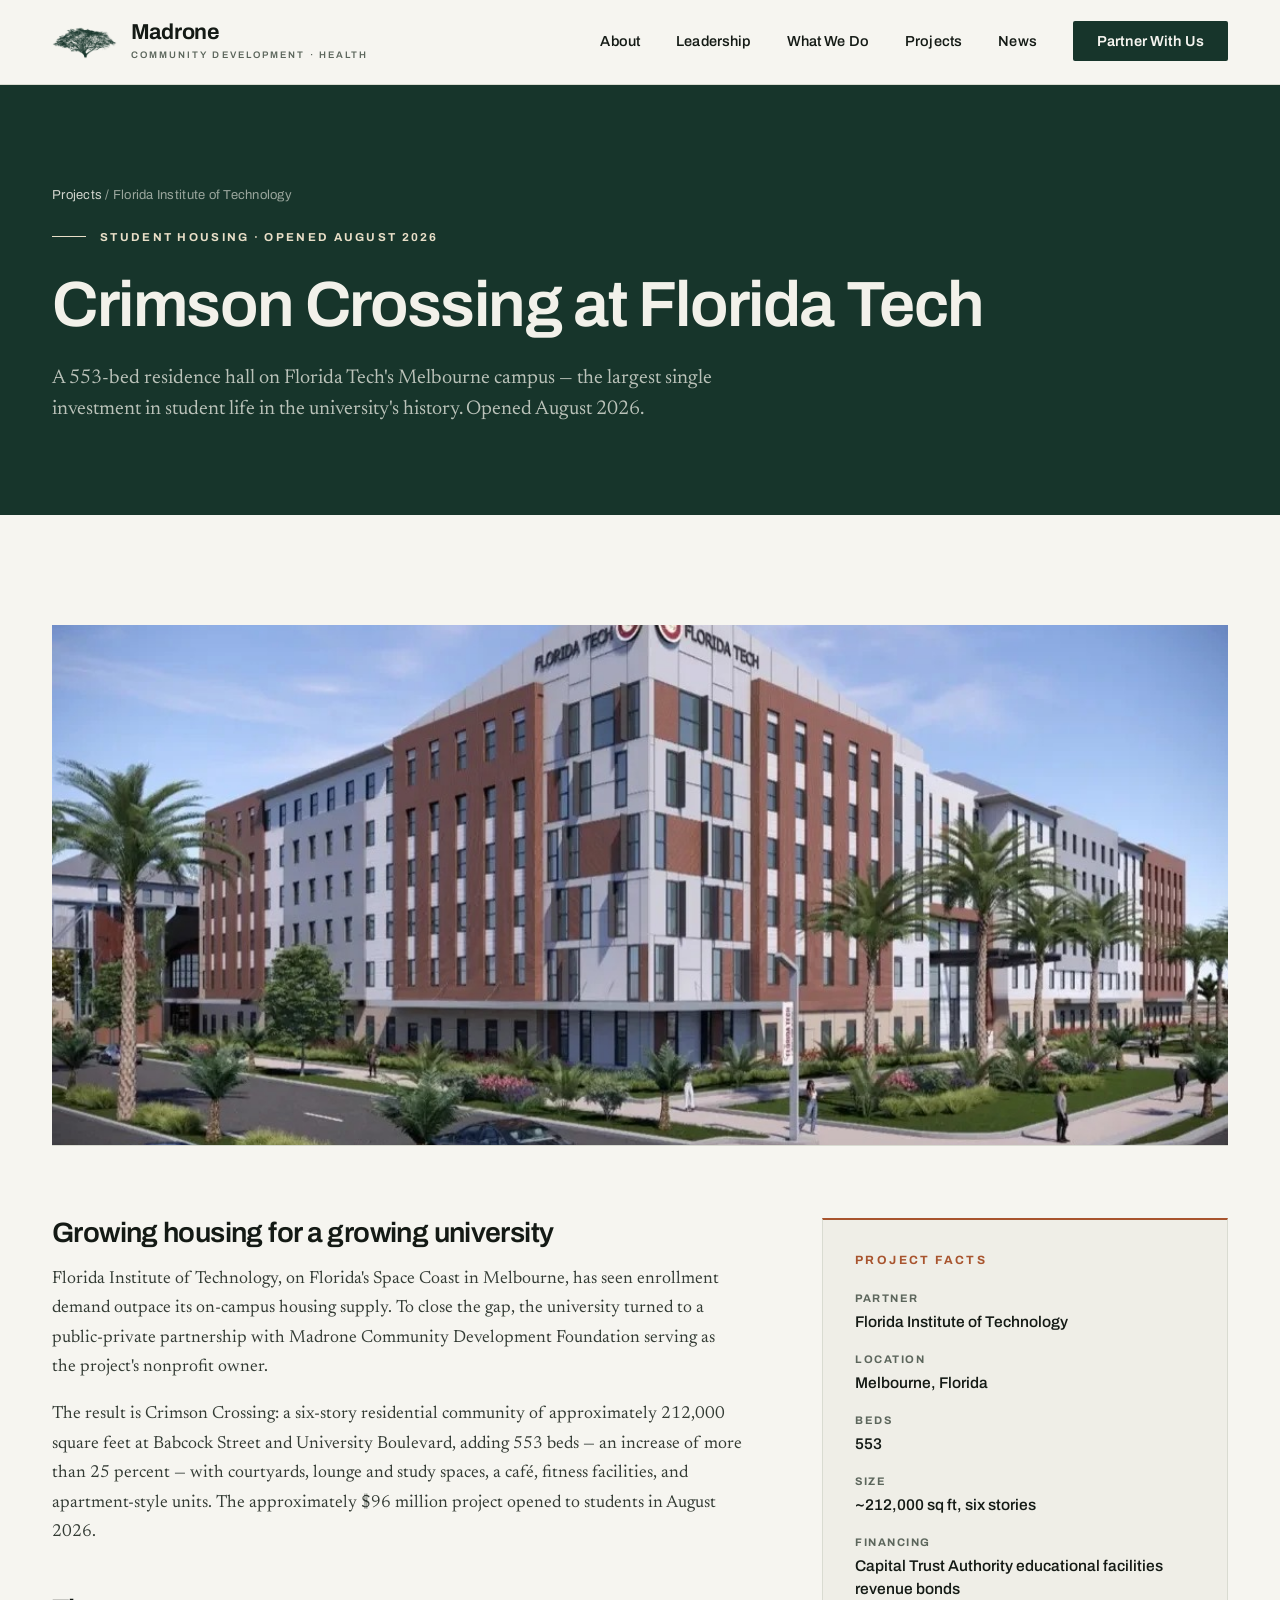
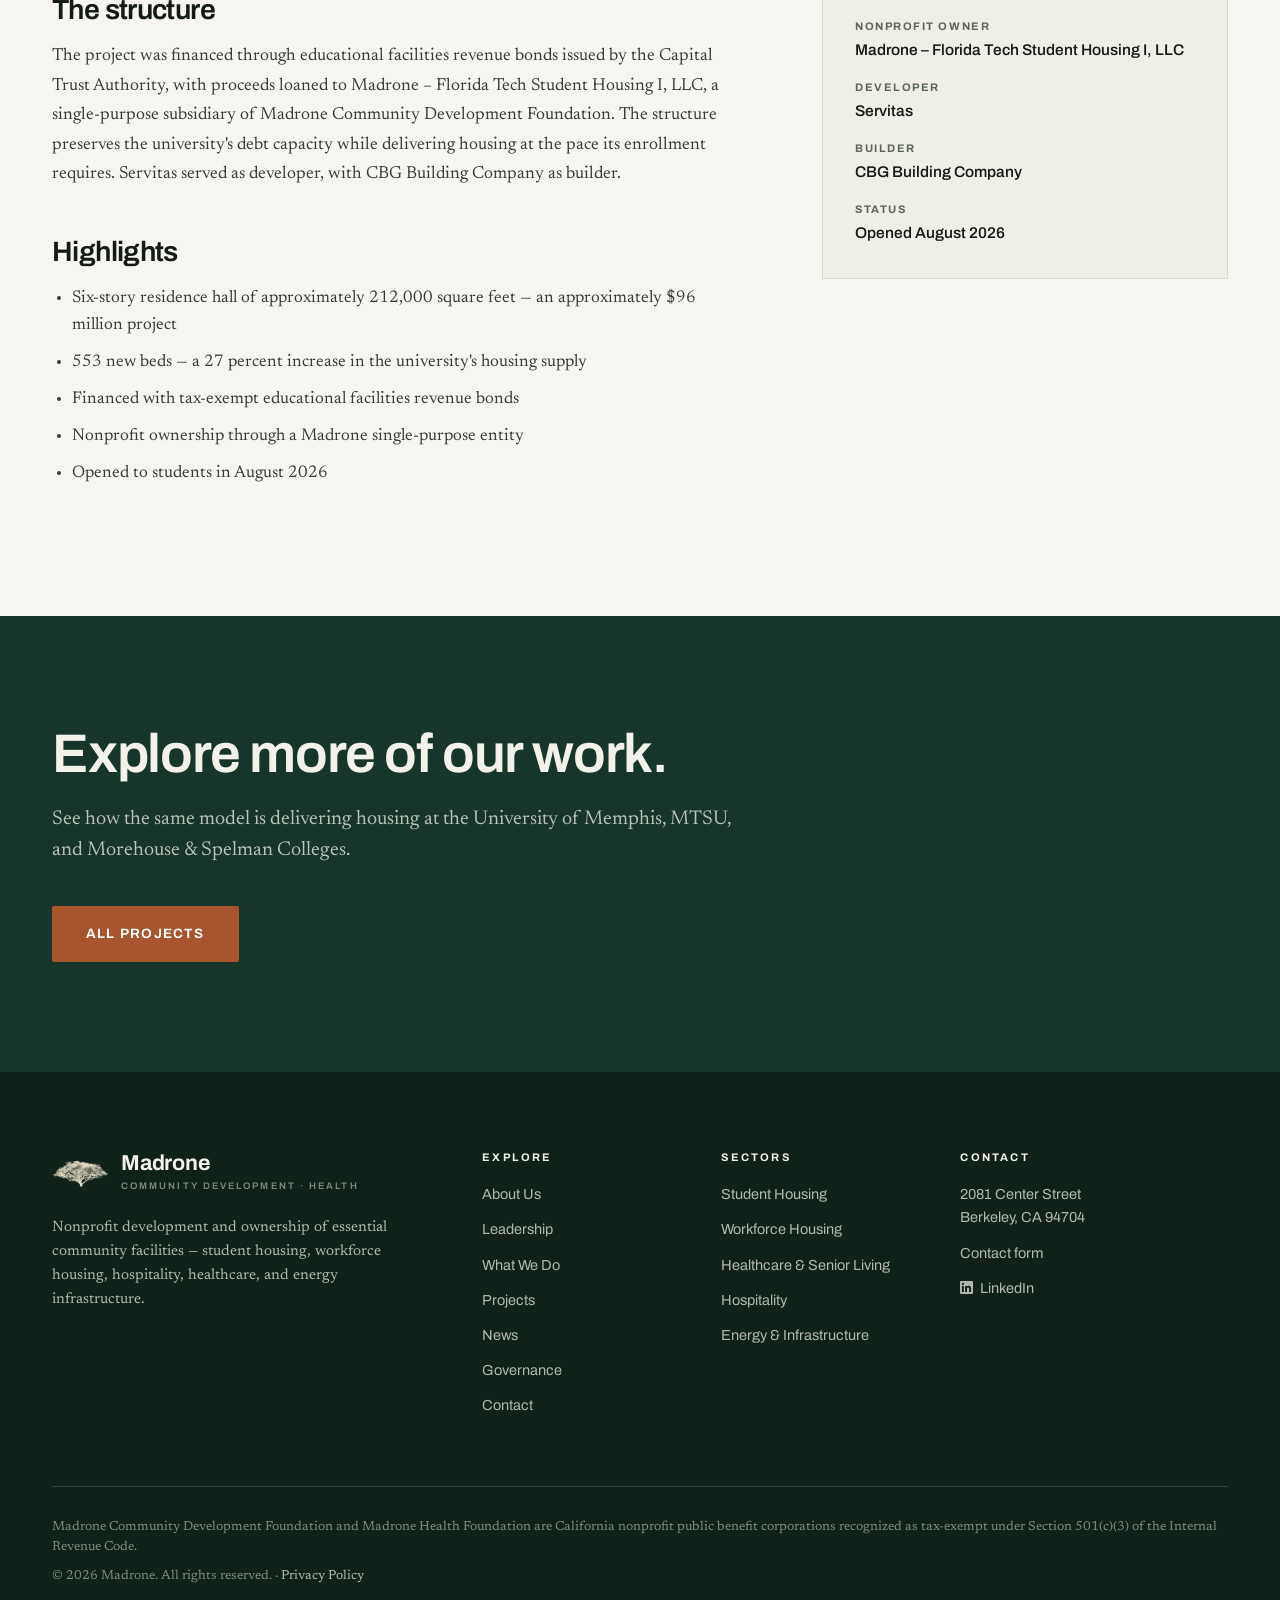
<file: projects/florida-tech.html>
<!DOCTYPE html>
<html lang="en">
<head>
  <meta charset="UTF-8">
  <meta name="viewport" content="width=device-width, initial-scale=1.0">
  <title>Florida Institute of Technology Student Housing | Madrone</title>
  <meta name="description" content="Madrone's 553-bed, six-story student residence at Florida Institute of Technology in Melbourne, Florida — financed through tax-exempt educational facilities revenue bonds.">
  <link rel="icon" type="image/png" href="../images/brand/favicon.png">
  <link rel="stylesheet" href="../css/style.css">
</head>
<body>

<header class="site-header">
  <div class="container nav-wrap">
    <a class="brand" href="../index.html">
      <img class="brand-mark" src="../images/brand/tree-ever.png" alt="">
      <span>
        <span class="brand-name">Madrone</span>
        <span class="brand-sub">Community Development &middot; Health</span>
      </span>
    </a>
    <button class="nav-toggle" aria-label="Toggle navigation" aria-expanded="false">
      <span></span><span></span><span></span>
    </button>
    <ul class="nav-links">
      <li><a href="../about.html">About</a></li>
      <li><a href="../leadership.html">Leadership</a></li>
      <li><a href="../what-we-do.html">What We Do</a></li>
      <li><a href="../projects.html">Projects</a></li>
      <li><a href="../news.html">News</a></li>
      <li><a class="nav-cta" href="../contact.html">Partner With Us</a></li>
    </ul>
  </div>
</header>

<main>

  <div class="page-hero">
    <div class="container">
      <div class="breadcrumb"><a href="../projects.html">Projects</a> / Florida Institute of Technology</div>
      <span class="eyebrow">Student Housing &middot; Opened August 2026</span>
      <h1>Crimson Crossing at Florida Tech</h1>
      <p>A 553-bed residence hall on Florida Tech's Melbourne campus — the largest single investment in student life in the university's history. Opened August 2026.</p>
    </div>
  </div>

  <section>
    <div class="container">
      <div class="detail-hero-visual">
        <img src="../images/projects/florida-tech.jpg" alt="Florida Institute of Technology student residence" onerror="this.onerror=null;this.src='../images/illustrations/florida-tech.svg'">
      </div>
      <div class="detail-layout">
      <div class="detail-main">
        <h2>Growing housing for a growing university</h2>
        <p>Florida Institute of Technology, on Florida's Space Coast in Melbourne, has seen enrollment demand outpace its on-campus housing supply. To close the gap, the university turned to a public-private partnership with Madrone Community Development Foundation serving as the project's nonprofit owner.</p>
        <p>The result is Crimson Crossing: a six-story residential community of approximately 212,000 square feet at Babcock Street and University Boulevard, adding 553 beds — an increase of more than 25 percent — with courtyards, lounge and study spaces, a caf&eacute;, fitness facilities, and apartment-style units. The approximately $96 million project opened to students in August 2026.</p>

        <h2>The structure</h2>
        <p>The project was financed through educational facilities revenue bonds issued by the Capital Trust Authority, with proceeds loaned to Madrone &ndash; Florida Tech Student Housing I, LLC, a single-purpose subsidiary of Madrone Community Development Foundation. The structure preserves the university's debt capacity while delivering housing at the pace its enrollment requires. Servitas served as developer, with CBG Building Company as builder.</p>

        <h2>Highlights</h2>
        <ul>
          <li>Six-story residence hall of approximately 212,000 square feet — an approximately $96 million project</li>
          <li>553 new beds — a 27 percent increase in the university's housing supply</li>
          <li>Financed with tax-exempt educational facilities revenue bonds</li>
          <li>Nonprofit ownership through a Madrone single-purpose entity</li>
          <li>Opened to students in August 2026</li>
        </ul>
      </div>

      <aside class="fact-box">
        <h3>Project Facts</h3>
        <dl>
          <div><dt>Partner</dt><dd>Florida Institute of Technology</dd></div>
          <div><dt>Location</dt><dd>Melbourne, Florida</dd></div>
          <div><dt>Beds</dt><dd>553</dd></div>
          <div><dt>Size</dt><dd>~212,000 sq ft, six stories</dd></div>
          <div><dt>Financing</dt><dd>Capital Trust Authority educational facilities revenue bonds</dd></div>
          <div><dt>Nonprofit Owner</dt><dd>Madrone &ndash; Florida Tech Student Housing I, LLC</dd></div>
          <div><dt>Developer</dt><dd>Servitas</dd></div>
          <div><dt>Builder</dt><dd>CBG Building Company</dd></div>
          <div><dt>Status</dt><dd>Opened August 2026</dd></div>
        </dl>
      </aside>
      </div>
    </div>
  </section>

  <div class="cta-band">
    <div class="container">
      <h2>Explore more of our work.</h2>
      <p>See how the same model is delivering housing at the University of Memphis, MTSU, and Morehouse &amp; Spelman Colleges.</p>
      <a class="btn btn-primary" href="../projects.html">All Projects</a>
    </div>
  </div>

</main>

<footer class="site-footer">
  <div class="container">
    <div class="footer-grid">
      <div>
        <div class="footer-brand">
          <img class="brand-mark" src="../images/brand/tree-cream.png" alt="">
          <span>
            <span class="brand-name">Madrone</span>
            <span class="brand-sub">Community Development &middot; Health</span>
          </span>
        </div>
        <p>Nonprofit development and ownership of essential community facilities — student housing, workforce housing, hospitality, healthcare, and energy infrastructure.</p>
      </div>
      <div>
        <h4>Explore</h4>
        <ul>
          <li><a href="../about.html">About Us</a></li>
          <li><a href="../leadership.html">Leadership</a></li>
          <li><a href="../what-we-do.html">What We Do</a></li>
          <li><a href="../projects.html">Projects</a></li>
          <li><a href="../news.html">News</a></li>
          <li><a href="../governance.html">Governance</a></li>
          <li><a href="../contact.html">Contact</a></li>
        </ul>
      </div>
      <div>
        <h4>Sectors</h4>
        <ul>
          <li><a href="../what-we-do.html">Student Housing</a></li>
          <li><a href="../what-we-do.html">Workforce Housing</a></li>
          <li><a href="../what-we-do.html">Healthcare &amp; Senior Living</a></li>
          <li><a href="../what-we-do.html">Hospitality</a></li>
          <li><a href="../what-we-do.html">Energy &amp; Infrastructure</a></li>
        </ul>
      </div>
      <div>
        <h4>Contact</h4>
        <ul>
          <li>2081 Center Street<br>Berkeley, CA 94704</li>
          <li><a href="../contact.html">Contact form</a></li>
          <li><a href="https://www.linkedin.com/company/madrone-org/" target="_blank" rel="noopener"><svg viewBox="0 0 24 24" fill="currentColor" width="13" height="13" aria-hidden="true" style="display: inline-block; vertical-align: -1.5px; margin-right: 7px;"><path d="M20.447 20.452h-3.554v-5.569c0-1.328-.027-3.037-1.852-3.037-1.853 0-2.136 1.445-2.136 2.939v5.667H9.351V9h3.414v1.561h.046c.477-.9 1.637-1.85 3.37-1.85 3.601 0 4.267 2.37 4.267 5.455v6.286zM5.337 7.433c-1.144 0-2.063-.926-2.063-2.065 0-1.138.92-2.063 2.063-2.063 1.14 0 2.064.925 2.064 2.063 0 1.139-.925 2.065-2.064 2.065zm1.782 13.019H3.555V9h3.564v11.452zM22.225 0H1.771C.792 0 0 .774 0 1.729v20.542C0 23.227.792 24 1.771 24h20.451C23.2 24 24 23.227 24 22.271V1.729C24 .774 23.2 0 22.225 0z"/></svg>LinkedIn</a></li>
        </ul>
      </div>
    </div>
    <div class="footer-legal">
      <p>Madrone Community Development Foundation and Madrone Health Foundation are California nonprofit public benefit corporations recognized as tax-exempt under Section 501(c)(3) of the Internal Revenue Code.</p>
      <p>&copy; 2026 Madrone. All rights reserved. &middot; <a href="../privacy.html">Privacy Policy</a></p>
    </div>
  </div>
</footer>

<script src="../js/main.js"></script>
</body>
</html>
</file>
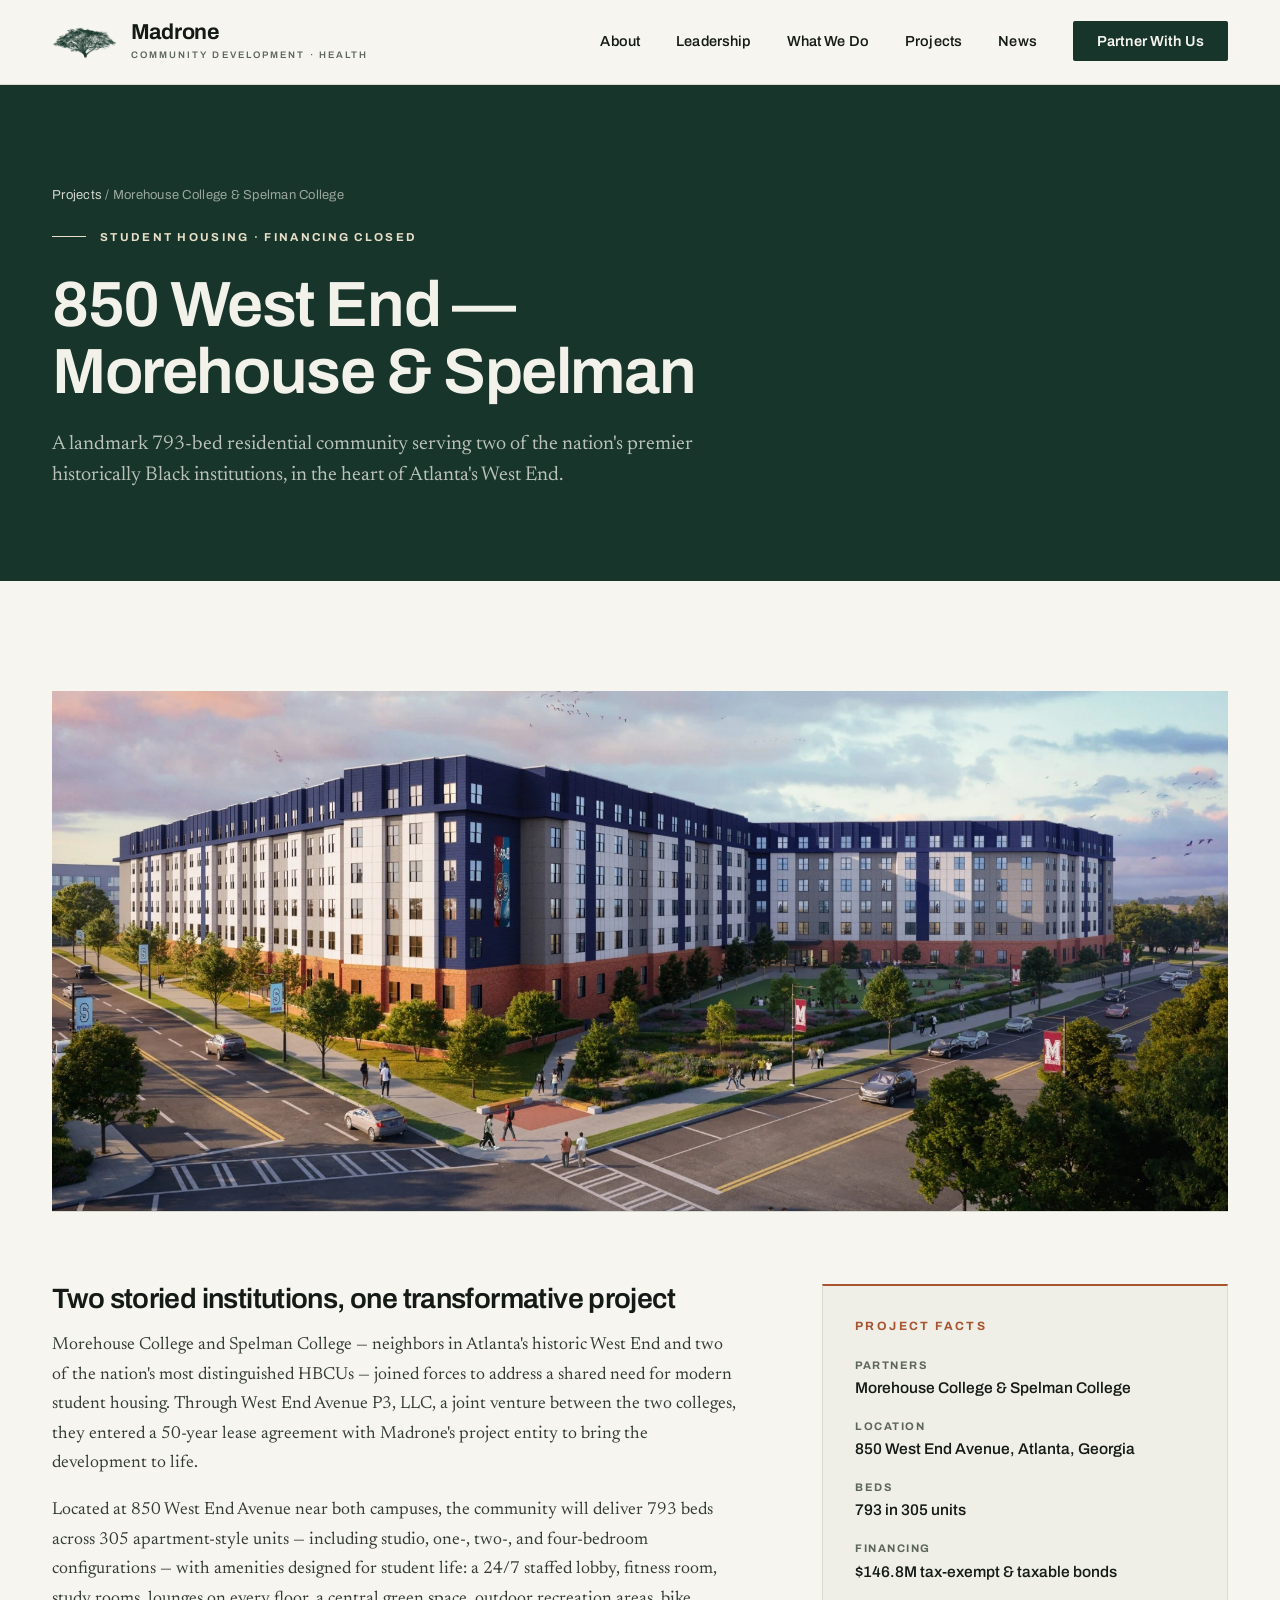
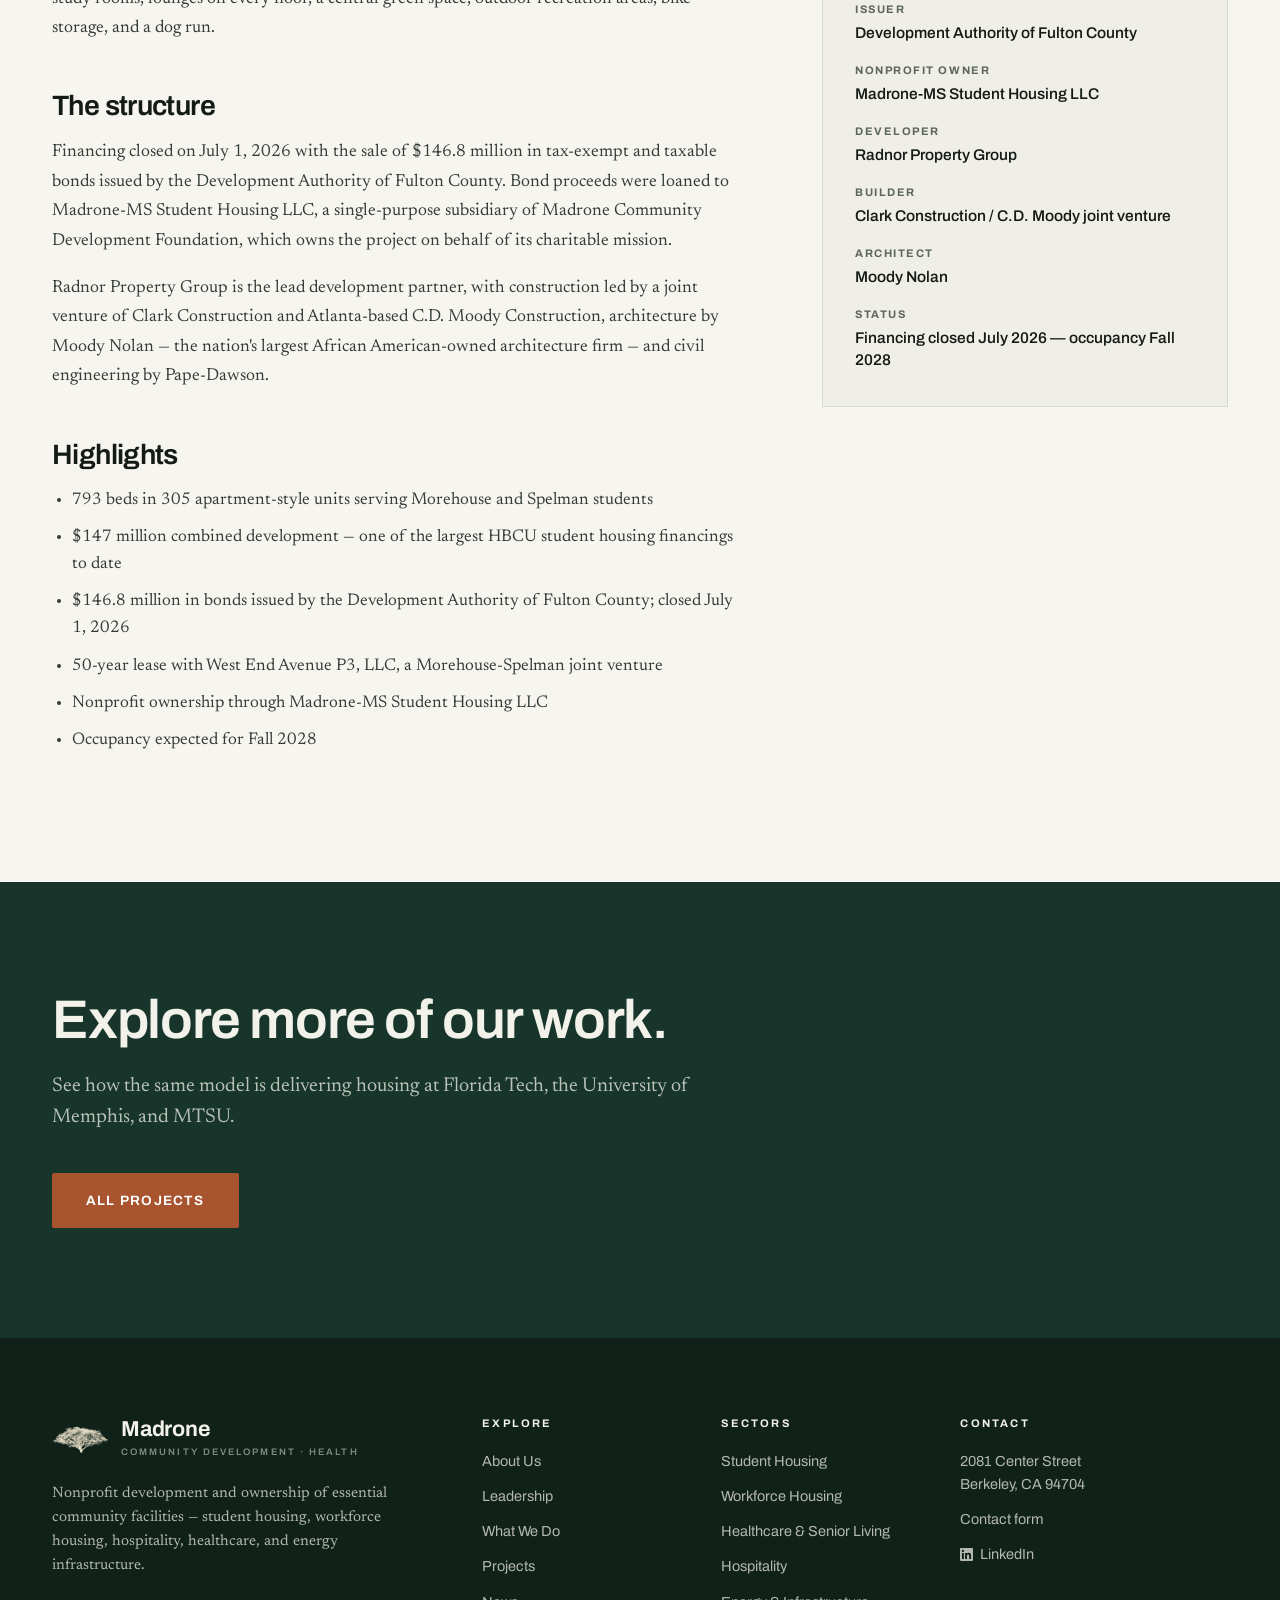
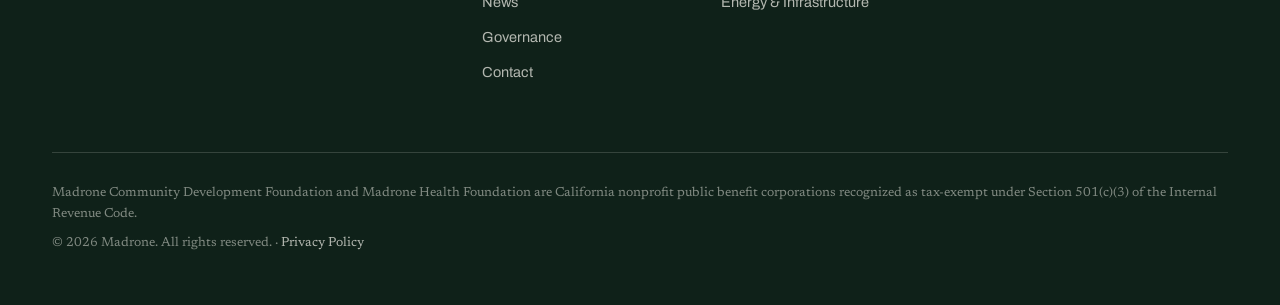
<file: projects/morehouse-spelman.html>
<!DOCTYPE html>
<html lang="en">
<head>
  <meta charset="UTF-8">
  <meta name="viewport" content="width=device-width, initial-scale=1.0">
  <title>850 West End — Morehouse College &amp; Spelman College | Madrone</title>
  <meta name="description" content="850 West End — Madrone's 793-bed combined student housing development serving Morehouse College and Spelman College in Atlanta, financed with $147 million in bonds issued by the Development Authority of Fulton County.">
  <link rel="icon" type="image/png" href="../images/brand/favicon.png">
  <link rel="stylesheet" href="../css/style.css">
</head>
<body>

<header class="site-header">
  <div class="container nav-wrap">
    <a class="brand" href="../index.html">
      <img class="brand-mark" src="../images/brand/tree-ever.png" alt="">
      <span>
        <span class="brand-name">Madrone</span>
        <span class="brand-sub">Community Development &middot; Health</span>
      </span>
    </a>
    <button class="nav-toggle" aria-label="Toggle navigation" aria-expanded="false">
      <span></span><span></span><span></span>
    </button>
    <ul class="nav-links">
      <li><a href="../about.html">About</a></li>
      <li><a href="../leadership.html">Leadership</a></li>
      <li><a href="../what-we-do.html">What We Do</a></li>
      <li><a href="../projects.html">Projects</a></li>
      <li><a href="../news.html">News</a></li>
      <li><a class="nav-cta" href="../contact.html">Partner With Us</a></li>
    </ul>
  </div>
</header>

<main>

  <div class="page-hero">
    <div class="container">
      <div class="breadcrumb"><a href="../projects.html">Projects</a> / Morehouse College &amp; Spelman College</div>
      <span class="eyebrow">Student Housing &middot; Financing Closed</span>
      <h1>850 West End — Morehouse &amp; Spelman</h1>
      <p>A landmark 793-bed residential community serving two of the nation's premier historically Black institutions, in the heart of Atlanta's West End.</p>
    </div>
  </div>

  <section>
    <div class="container">
      <div class="detail-hero-visual">
        <img src="../images/projects/morehouse-spelman.jpg" alt="850 West End residence serving Morehouse College and Spelman College" onerror="this.onerror=null;this.src='../images/illustrations/morehouse-spelman.svg'">
      </div>
      <div class="detail-layout">
      <div class="detail-main">
        <h2>Two storied institutions, one transformative project</h2>
        <p>Morehouse College and Spelman College — neighbors in Atlanta's historic West End and two of the nation's most distinguished HBCUs — joined forces to address a shared need for modern student housing. Through West End Avenue P3, LLC, a joint venture between the two colleges, they entered a 50-year lease agreement with Madrone's project entity to bring the development to life.</p>
        <p>Located at 850 West End Avenue near both campuses, the community will deliver 793 beds across 305 apartment-style units — including studio, one-, two-, and four-bedroom configurations — with amenities designed for student life: a 24/7 staffed lobby, fitness room, study rooms, lounges on every floor, a central green space, outdoor recreation areas, bike storage, and a dog run.</p>

        <h2>The structure</h2>
        <p>Financing closed on July 1, 2026 with the sale of $146.8 million in tax-exempt and taxable bonds issued by the Development Authority of Fulton County. Bond proceeds were loaned to Madrone-MS Student Housing LLC, a single-purpose subsidiary of Madrone Community Development Foundation, which owns the project on behalf of its charitable mission.</p>
        <p>Radnor Property Group is the lead development partner, with construction led by a joint venture of Clark Construction and Atlanta-based C.D. Moody Construction, architecture by Moody Nolan — the nation's largest African American-owned architecture firm — and civil engineering by Pape-Dawson.</p>

        <h2>Highlights</h2>
        <ul>
          <li>793 beds in 305 apartment-style units serving Morehouse and Spelman students</li>
          <li>$147 million combined development — one of the largest HBCU student housing financings to date</li>
          <li>$146.8 million in bonds issued by the Development Authority of Fulton County; closed July 1, 2026</li>
          <li>50-year lease with West End Avenue P3, LLC, a Morehouse-Spelman joint venture</li>
          <li>Nonprofit ownership through Madrone-MS Student Housing LLC</li>
          <li>Occupancy expected for Fall 2028</li>
        </ul>
      </div>

      <aside class="fact-box">
        <h3>Project Facts</h3>
        <dl>
          <div><dt>Partners</dt><dd>Morehouse College &amp; Spelman College</dd></div>
          <div><dt>Location</dt><dd>850 West End Avenue, Atlanta, Georgia</dd></div>
          <div><dt>Beds</dt><dd>793 in 305 units</dd></div>
          <div><dt>Financing</dt><dd>$146.8M tax-exempt &amp; taxable bonds</dd></div>
          <div><dt>Issuer</dt><dd>Development Authority of Fulton County</dd></div>
          <div><dt>Nonprofit Owner</dt><dd>Madrone-MS Student Housing LLC</dd></div>
          <div><dt>Developer</dt><dd>Radnor Property Group</dd></div>
          <div><dt>Builder</dt><dd>Clark Construction / C.D. Moody joint venture</dd></div>
          <div><dt>Architect</dt><dd>Moody Nolan</dd></div>
          <div><dt>Status</dt><dd>Financing closed July 2026 — occupancy Fall 2028</dd></div>
        </dl>
      </aside>
      </div>
    </div>
  </section>

  <div class="cta-band">
    <div class="container">
      <h2>Explore more of our work.</h2>
      <p>See how the same model is delivering housing at Florida Tech, the University of Memphis, and MTSU.</p>
      <a class="btn btn-primary" href="../projects.html">All Projects</a>
    </div>
  </div>

</main>

<footer class="site-footer">
  <div class="container">
    <div class="footer-grid">
      <div>
        <div class="footer-brand">
          <img class="brand-mark" src="../images/brand/tree-cream.png" alt="">
          <span>
            <span class="brand-name">Madrone</span>
            <span class="brand-sub">Community Development &middot; Health</span>
          </span>
        </div>
        <p>Nonprofit development and ownership of essential community facilities — student housing, workforce housing, hospitality, healthcare, and energy infrastructure.</p>
      </div>
      <div>
        <h4>Explore</h4>
        <ul>
          <li><a href="../about.html">About Us</a></li>
          <li><a href="../leadership.html">Leadership</a></li>
          <li><a href="../what-we-do.html">What We Do</a></li>
          <li><a href="../projects.html">Projects</a></li>
          <li><a href="../news.html">News</a></li>
          <li><a href="../governance.html">Governance</a></li>
          <li><a href="../contact.html">Contact</a></li>
        </ul>
      </div>
      <div>
        <h4>Sectors</h4>
        <ul>
          <li><a href="../what-we-do.html">Student Housing</a></li>
          <li><a href="../what-we-do.html">Workforce Housing</a></li>
          <li><a href="../what-we-do.html">Healthcare &amp; Senior Living</a></li>
          <li><a href="../what-we-do.html">Hospitality</a></li>
          <li><a href="../what-we-do.html">Energy &amp; Infrastructure</a></li>
        </ul>
      </div>
      <div>
        <h4>Contact</h4>
        <ul>
          <li>2081 Center Street<br>Berkeley, CA 94704</li>
          <li><a href="../contact.html">Contact form</a></li>
          <li><a href="https://www.linkedin.com/company/madrone-org/" target="_blank" rel="noopener"><svg viewBox="0 0 24 24" fill="currentColor" width="13" height="13" aria-hidden="true" style="display: inline-block; vertical-align: -1.5px; margin-right: 7px;"><path d="M20.447 20.452h-3.554v-5.569c0-1.328-.027-3.037-1.852-3.037-1.853 0-2.136 1.445-2.136 2.939v5.667H9.351V9h3.414v1.561h.046c.477-.9 1.637-1.85 3.37-1.85 3.601 0 4.267 2.37 4.267 5.455v6.286zM5.337 7.433c-1.144 0-2.063-.926-2.063-2.065 0-1.138.92-2.063 2.063-2.063 1.14 0 2.064.925 2.064 2.063 0 1.139-.925 2.065-2.064 2.065zm1.782 13.019H3.555V9h3.564v11.452zM22.225 0H1.771C.792 0 0 .774 0 1.729v20.542C0 23.227.792 24 1.771 24h20.451C23.2 24 24 23.227 24 22.271V1.729C24 .774 23.2 0 22.225 0z"/></svg>LinkedIn</a></li>
        </ul>
      </div>
    </div>
    <div class="footer-legal">
      <p>Madrone Community Development Foundation and Madrone Health Foundation are California nonprofit public benefit corporations recognized as tax-exempt under Section 501(c)(3) of the Internal Revenue Code.</p>
      <p>&copy; 2026 Madrone. All rights reserved. &middot; <a href="../privacy.html">Privacy Policy</a></p>
    </div>
  </div>
</footer>

<script src="../js/main.js"></script>
</body>
</html>
</file>
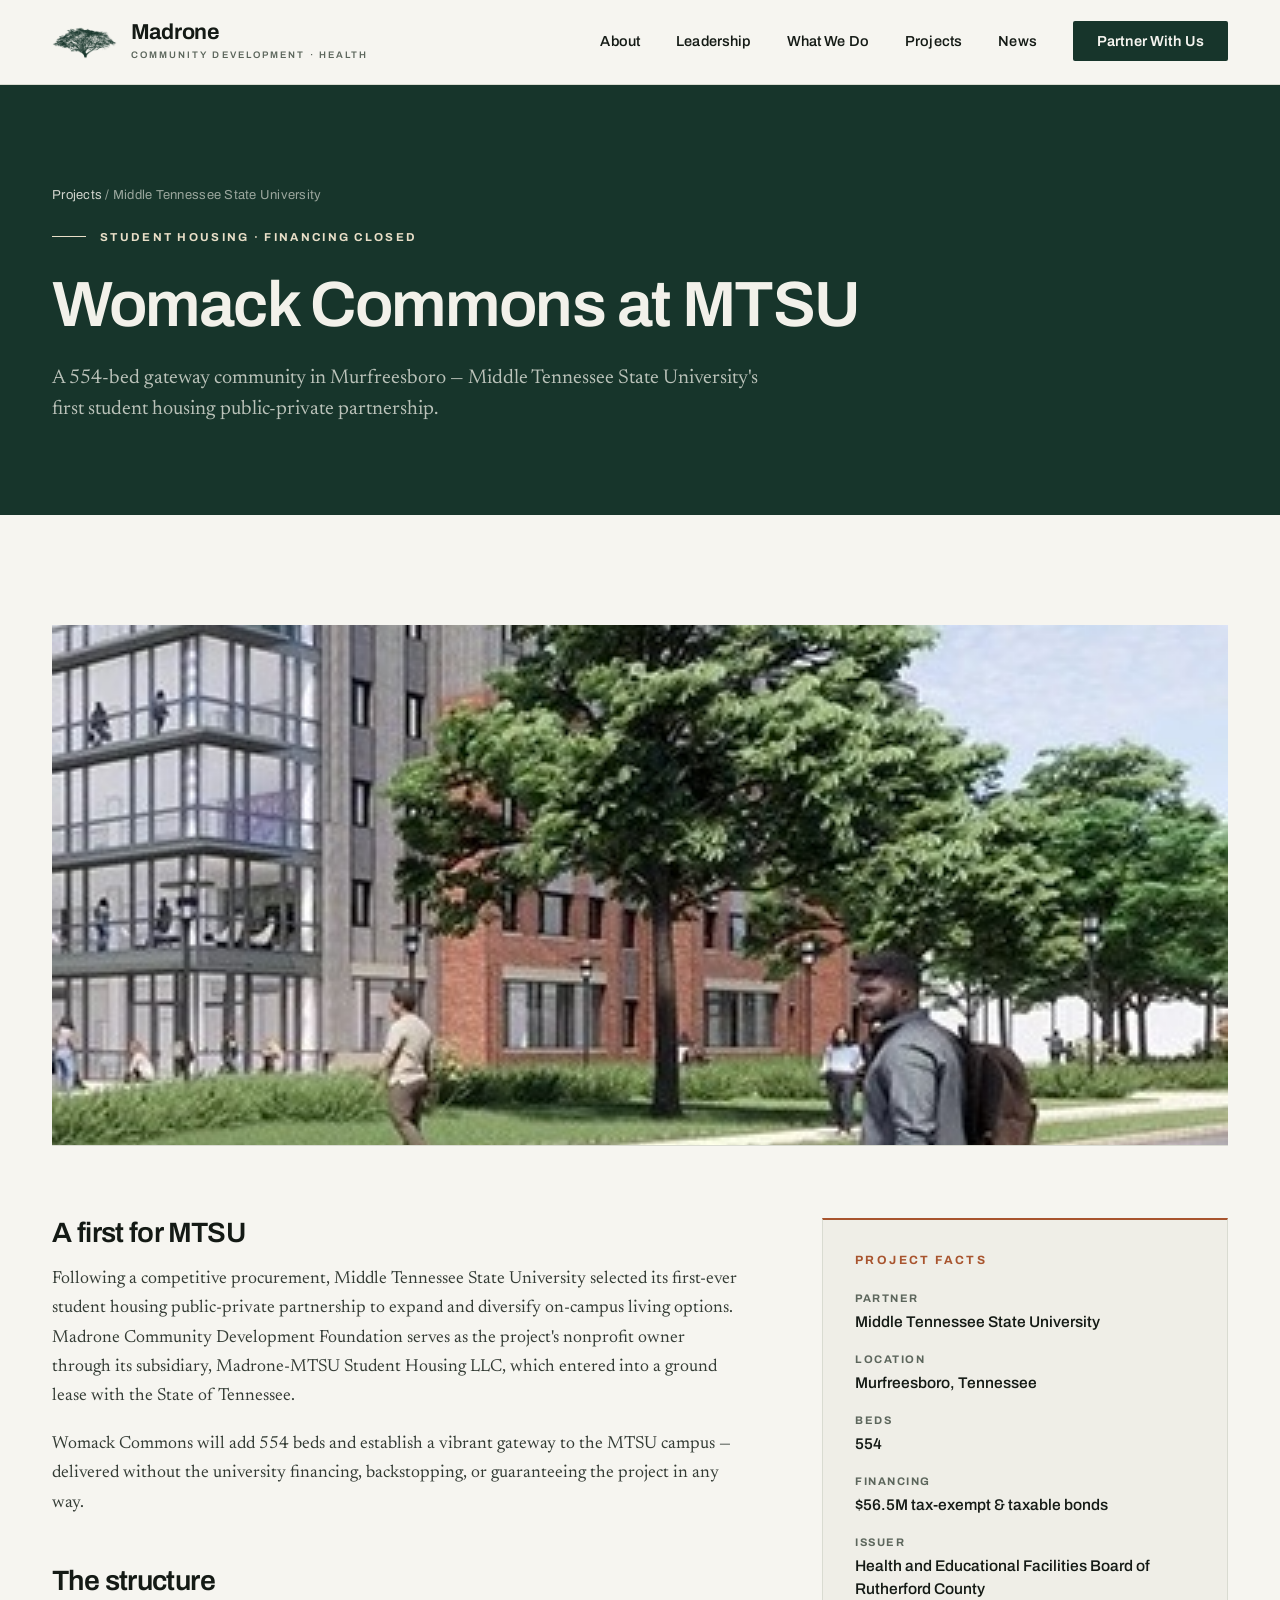
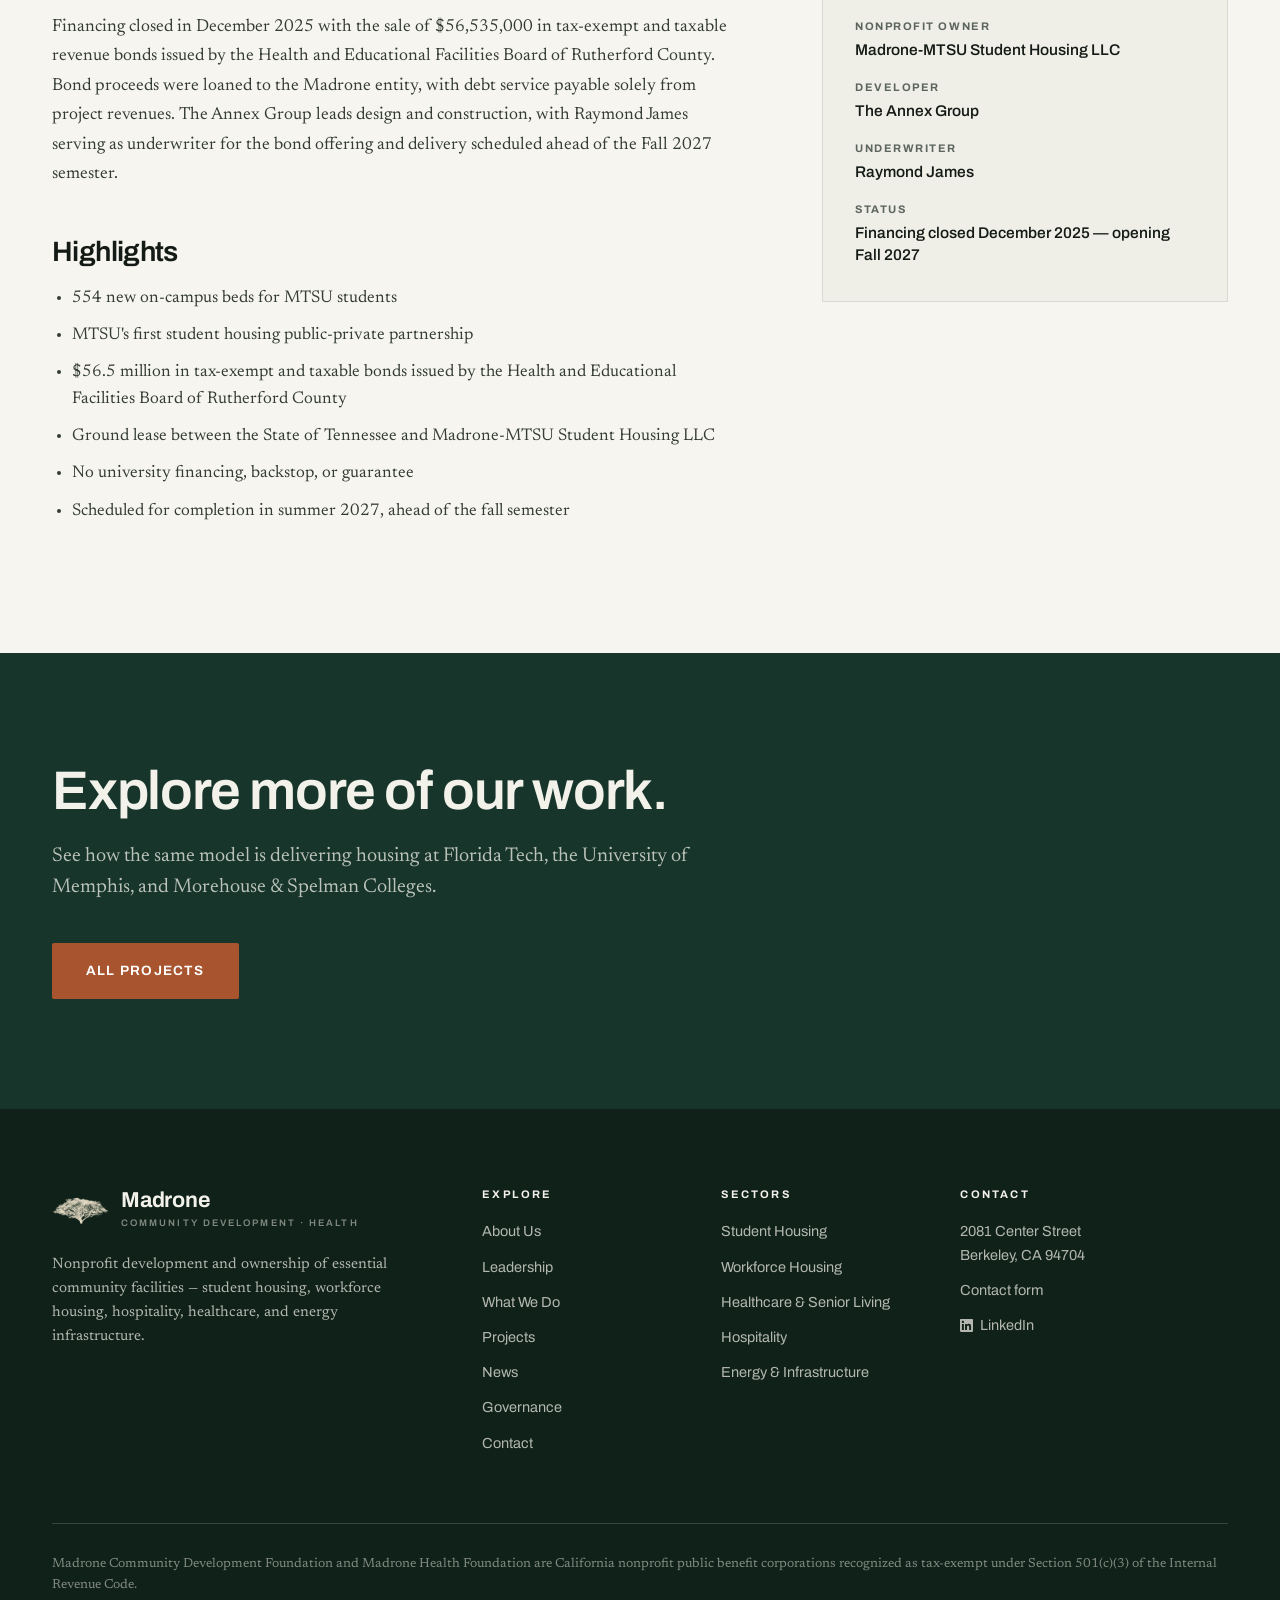
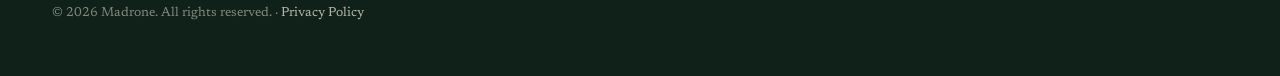
<file: projects/mtsu.html>
<!DOCTYPE html>
<html lang="en">
<head>
  <meta charset="UTF-8">
  <meta name="viewport" content="width=device-width, initial-scale=1.0">
  <title>Womack Commons at Middle Tennessee State University | Madrone</title>
  <meta name="description" content="Womack Commons — a 554-bed student housing community at Middle Tennessee State University, MTSU's first student housing P3, financed with $56.5 million in bonds.">
  <link rel="icon" type="image/png" href="../images/brand/favicon.png">
  <link rel="stylesheet" href="../css/style.css">
</head>
<body>

<header class="site-header">
  <div class="container nav-wrap">
    <a class="brand" href="../index.html">
      <img class="brand-mark" src="../images/brand/tree-ever.png" alt="">
      <span>
        <span class="brand-name">Madrone</span>
        <span class="brand-sub">Community Development &middot; Health</span>
      </span>
    </a>
    <button class="nav-toggle" aria-label="Toggle navigation" aria-expanded="false">
      <span></span><span></span><span></span>
    </button>
    <ul class="nav-links">
      <li><a href="../about.html">About</a></li>
      <li><a href="../leadership.html">Leadership</a></li>
      <li><a href="../what-we-do.html">What We Do</a></li>
      <li><a href="../projects.html">Projects</a></li>
      <li><a href="../news.html">News</a></li>
      <li><a class="nav-cta" href="../contact.html">Partner With Us</a></li>
    </ul>
  </div>
</header>

<main>

  <div class="page-hero">
    <div class="container">
      <div class="breadcrumb"><a href="../projects.html">Projects</a> / Middle Tennessee State University</div>
      <span class="eyebrow">Student Housing &middot; Financing Closed</span>
      <h1>Womack Commons at MTSU</h1>
      <p>A 554-bed gateway community in Murfreesboro — Middle Tennessee State University's first student housing public-private partnership.</p>
    </div>
  </div>

  <section>
    <div class="container">
      <div class="detail-hero-visual">
        <img src="../images/projects/mtsu.jpg" alt="Womack Commons at Middle Tennessee State University" onerror="this.onerror=null;this.src='../images/illustrations/mtsu.svg'">
      </div>
      <div class="detail-layout">
      <div class="detail-main">
        <h2>A first for MTSU</h2>
        <p>Following a competitive procurement, Middle Tennessee State University selected its first-ever student housing public-private partnership to expand and diversify on-campus living options. Madrone Community Development Foundation serves as the project's nonprofit owner through its subsidiary, Madrone-MTSU Student Housing LLC, which entered into a ground lease with the State of Tennessee.</p>
        <p>Womack Commons will add 554 beds and establish a vibrant gateway to the MTSU campus — delivered without the university financing, backstopping, or guaranteeing the project in any way.</p>

        <h2>The structure</h2>
        <p>Financing closed in December 2025 with the sale of $56,535,000 in tax-exempt and taxable revenue bonds issued by the Health and Educational Facilities Board of Rutherford County. Bond proceeds were loaned to the Madrone entity, with debt service payable solely from project revenues. The Annex Group leads design and construction, with Raymond James serving as underwriter for the bond offering and delivery scheduled ahead of the Fall 2027 semester.</p>

        <h2>Highlights</h2>
        <ul>
          <li>554 new on-campus beds for MTSU students</li>
          <li>MTSU's first student housing public-private partnership</li>
          <li>$56.5 million in tax-exempt and taxable bonds issued by the Health and Educational Facilities Board of Rutherford County</li>
          <li>Ground lease between the State of Tennessee and Madrone-MTSU Student Housing LLC</li>
          <li>No university financing, backstop, or guarantee</li>
          <li>Scheduled for completion in summer 2027, ahead of the fall semester</li>
        </ul>
      </div>

      <aside class="fact-box">
        <h3>Project Facts</h3>
        <dl>
          <div><dt>Partner</dt><dd>Middle Tennessee State University</dd></div>
          <div><dt>Location</dt><dd>Murfreesboro, Tennessee</dd></div>
          <div><dt>Beds</dt><dd>554</dd></div>
          <div><dt>Financing</dt><dd>$56.5M tax-exempt &amp; taxable bonds</dd></div>
          <div><dt>Issuer</dt><dd>Health and Educational Facilities Board of Rutherford County</dd></div>
          <div><dt>Nonprofit Owner</dt><dd>Madrone-MTSU Student Housing LLC</dd></div>
          <div><dt>Developer</dt><dd>The Annex Group</dd></div>
          <div><dt>Underwriter</dt><dd>Raymond James</dd></div>
          <div><dt>Status</dt><dd>Financing closed December 2025 — opening Fall 2027</dd></div>
        </dl>
      </aside>
      </div>
    </div>
  </section>

  <div class="cta-band">
    <div class="container">
      <h2>Explore more of our work.</h2>
      <p>See how the same model is delivering housing at Florida Tech, the University of Memphis, and Morehouse &amp; Spelman Colleges.</p>
      <a class="btn btn-primary" href="../projects.html">All Projects</a>
    </div>
  </div>

</main>

<footer class="site-footer">
  <div class="container">
    <div class="footer-grid">
      <div>
        <div class="footer-brand">
          <img class="brand-mark" src="../images/brand/tree-cream.png" alt="">
          <span>
            <span class="brand-name">Madrone</span>
            <span class="brand-sub">Community Development &middot; Health</span>
          </span>
        </div>
        <p>Nonprofit development and ownership of essential community facilities — student housing, workforce housing, hospitality, healthcare, and energy infrastructure.</p>
      </div>
      <div>
        <h4>Explore</h4>
        <ul>
          <li><a href="../about.html">About Us</a></li>
          <li><a href="../leadership.html">Leadership</a></li>
          <li><a href="../what-we-do.html">What We Do</a></li>
          <li><a href="../projects.html">Projects</a></li>
          <li><a href="../news.html">News</a></li>
          <li><a href="../governance.html">Governance</a></li>
          <li><a href="../contact.html">Contact</a></li>
        </ul>
      </div>
      <div>
        <h4>Sectors</h4>
        <ul>
          <li><a href="../what-we-do.html">Student Housing</a></li>
          <li><a href="../what-we-do.html">Workforce Housing</a></li>
          <li><a href="../what-we-do.html">Healthcare &amp; Senior Living</a></li>
          <li><a href="../what-we-do.html">Hospitality</a></li>
          <li><a href="../what-we-do.html">Energy &amp; Infrastructure</a></li>
        </ul>
      </div>
      <div>
        <h4>Contact</h4>
        <ul>
          <li>2081 Center Street<br>Berkeley, CA 94704</li>
          <li><a href="../contact.html">Contact form</a></li>
          <li><a href="https://www.linkedin.com/company/madrone-org/" target="_blank" rel="noopener"><svg viewBox="0 0 24 24" fill="currentColor" width="13" height="13" aria-hidden="true" style="display: inline-block; vertical-align: -1.5px; margin-right: 7px;"><path d="M20.447 20.452h-3.554v-5.569c0-1.328-.027-3.037-1.852-3.037-1.853 0-2.136 1.445-2.136 2.939v5.667H9.351V9h3.414v1.561h.046c.477-.9 1.637-1.85 3.37-1.85 3.601 0 4.267 2.37 4.267 5.455v6.286zM5.337 7.433c-1.144 0-2.063-.926-2.063-2.065 0-1.138.92-2.063 2.063-2.063 1.14 0 2.064.925 2.064 2.063 0 1.139-.925 2.065-2.064 2.065zm1.782 13.019H3.555V9h3.564v11.452zM22.225 0H1.771C.792 0 0 .774 0 1.729v20.542C0 23.227.792 24 1.771 24h20.451C23.2 24 24 23.227 24 22.271V1.729C24 .774 23.2 0 22.225 0z"/></svg>LinkedIn</a></li>
        </ul>
      </div>
    </div>
    <div class="footer-legal">
      <p>Madrone Community Development Foundation and Madrone Health Foundation are California nonprofit public benefit corporations recognized as tax-exempt under Section 501(c)(3) of the Internal Revenue Code.</p>
      <p>&copy; 2026 Madrone. All rights reserved. &middot; <a href="../privacy.html">Privacy Policy</a></p>
    </div>
  </div>
</footer>

<script src="../js/main.js"></script>
</body>
</html>
</file>
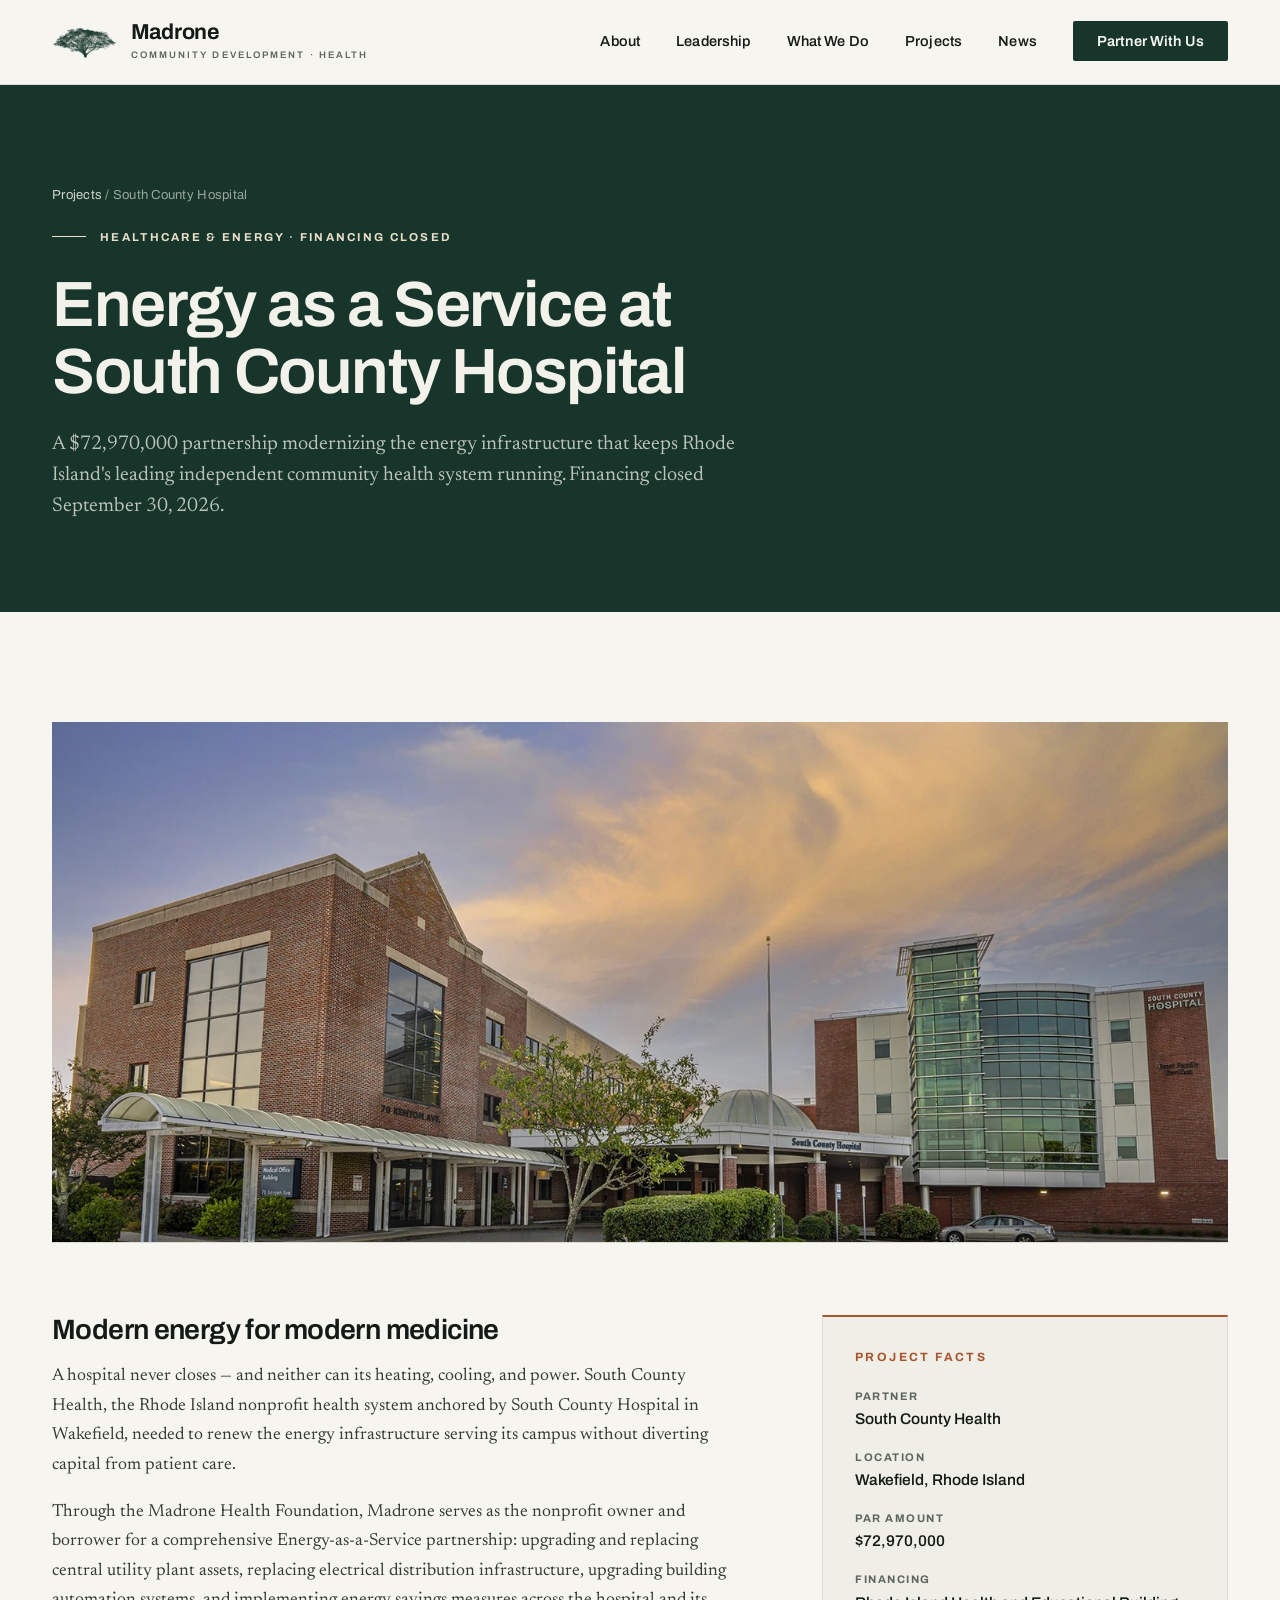
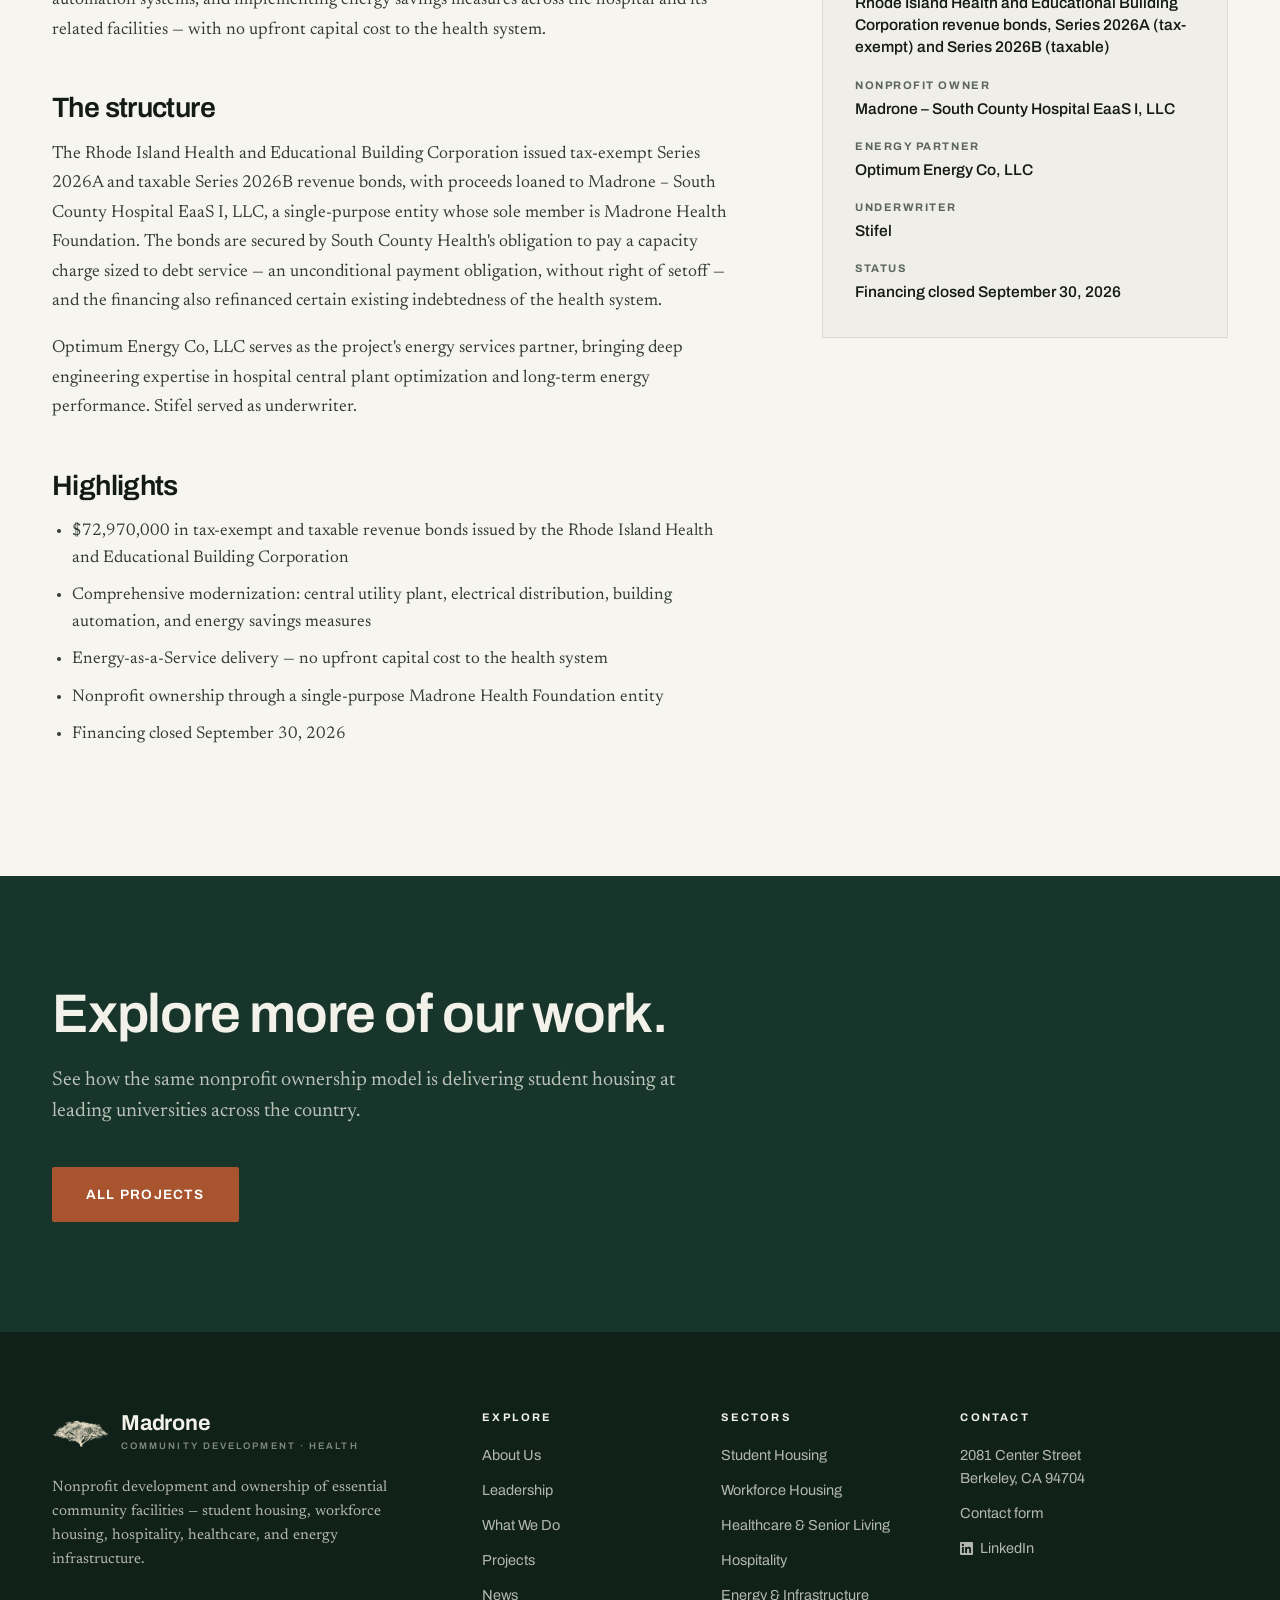
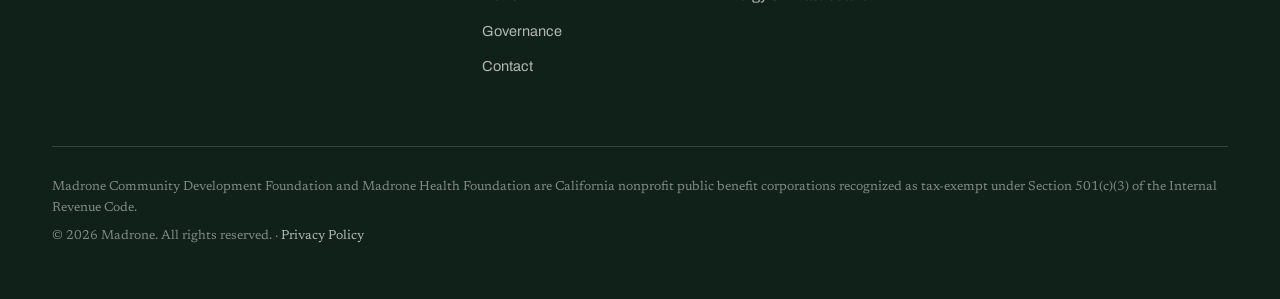
<file: projects/south-county-hospital.html>
<!DOCTYPE html>
<html lang="en">
<head>
  <meta charset="UTF-8">
  <meta name="viewport" content="width=device-width, initial-scale=1.0">
  <title>South County Hospital Energy Partnership | Madrone</title>
  <meta name="description" content="Madrone Health Foundation's $72,970,000 Energy-as-a-Service financing for South County Hospital in Wakefield, Rhode Island — modernizing the energy infrastructure of a vital community health system.">
  <link rel="icon" type="image/png" href="../images/brand/favicon.png">
  <link rel="stylesheet" href="../css/style.css">
</head>
<body>

<header class="site-header">
  <div class="container nav-wrap">
    <a class="brand" href="../index.html">
      <img class="brand-mark" src="../images/brand/tree-ever.png" alt="">
      <span>
        <span class="brand-name">Madrone</span>
        <span class="brand-sub">Community Development &middot; Health</span>
      </span>
    </a>
    <button class="nav-toggle" aria-label="Toggle navigation" aria-expanded="false">
      <span></span><span></span><span></span>
    </button>
    <ul class="nav-links">
      <li><a href="../about.html">About</a></li>
      <li><a href="../leadership.html">Leadership</a></li>
      <li><a href="../what-we-do.html">What We Do</a></li>
      <li><a href="../projects.html">Projects</a></li>
      <li><a href="../news.html">News</a></li>
      <li><a class="nav-cta" href="../contact.html">Partner With Us</a></li>
    </ul>
  </div>
</header>

<main>

  <div class="page-hero">
    <div class="container">
      <div class="breadcrumb"><a href="../projects.html">Projects</a> / South County Hospital</div>
      <span class="eyebrow">Healthcare &amp; Energy &middot; Financing Closed</span>
      <h1>Energy as a Service at South County Hospital</h1>
      <p>A $72,970,000 partnership modernizing the energy infrastructure that keeps Rhode Island's leading independent community health system running. Financing closed September 30, 2026.</p>
    </div>
  </div>

  <section>
    <div class="container">
      <div class="detail-hero-visual">
        <img src="../images/projects/south-county-hospital.jpg" alt="South County Hospital in Wakefield, Rhode Island" onerror="this.onerror=null;this.src='../images/illustrations/south-county-hospital.svg'">
      </div>
      <div class="detail-layout">
      <div class="detail-main">
        <h2>Modern energy for modern medicine</h2>
        <p>A hospital never closes &mdash; and neither can its heating, cooling, and power. South County Health, the Rhode Island nonprofit health system anchored by South County Hospital in Wakefield, needed to renew the energy infrastructure serving its campus without diverting capital from patient care.</p>
        <p>Through the Madrone Health Foundation, Madrone serves as the nonprofit owner and borrower for a comprehensive Energy-as-a-Service partnership: upgrading and replacing central utility plant assets, replacing electrical distribution infrastructure, upgrading building automation systems, and implementing energy savings measures across the hospital and its related facilities &mdash; with no upfront capital cost to the health system.</p>

        <h2>The structure</h2>
        <p>The Rhode Island Health and Educational Building Corporation issued tax-exempt Series 2026A and taxable Series 2026B revenue bonds, with proceeds loaned to Madrone &ndash; South County Hospital EaaS I, LLC, a single-purpose entity whose sole member is Madrone Health Foundation. The bonds are secured by South County Health's obligation to pay a capacity charge sized to debt service &mdash; an unconditional payment obligation, without right of setoff &mdash; and the financing also refinanced certain existing indebtedness of the health system.</p>
        <p>Optimum Energy Co, LLC serves as the project's energy services partner, bringing deep engineering expertise in hospital central plant optimization and long-term energy performance. Stifel served as underwriter.</p>

        <h2>Highlights</h2>
        <ul>
          <li>$72,970,000 in tax-exempt and taxable revenue bonds issued by the Rhode Island Health and Educational Building Corporation</li>
          <li>Comprehensive modernization: central utility plant, electrical distribution, building automation, and energy savings measures</li>
          <li>Energy-as-a-Service delivery &mdash; no upfront capital cost to the health system</li>
          <li>Nonprofit ownership through a single-purpose Madrone Health Foundation entity</li>
          <li>Financing closed September 30, 2026</li>
        </ul>
      </div>

      <aside class="fact-box">
        <h3>Project Facts</h3>
        <dl>
          <div><dt>Partner</dt><dd>South County Health</dd></div>
          <div><dt>Location</dt><dd>Wakefield, Rhode Island</dd></div>
          <div><dt>Par Amount</dt><dd>$72,970,000</dd></div>
          <div><dt>Financing</dt><dd>Rhode Island Health and Educational Building Corporation revenue bonds, Series 2026A (tax-exempt) and Series 2026B (taxable)</dd></div>
          <div><dt>Nonprofit Owner</dt><dd>Madrone &ndash; South County Hospital EaaS I, LLC</dd></div>
          <div><dt>Energy Partner</dt><dd>Optimum Energy Co, LLC</dd></div>
          <div><dt>Underwriter</dt><dd>Stifel</dd></div>
          <div><dt>Status</dt><dd>Financing closed September 30, 2026</dd></div>
        </dl>
      </aside>
      </div>
    </div>
  </section>

  <div class="cta-band">
    <div class="container">
      <h2>Explore more of our work.</h2>
      <p>See how the same nonprofit ownership model is delivering student housing at leading universities across the country.</p>
      <a class="btn btn-primary" href="../projects.html">All Projects</a>
    </div>
  </div>

</main>

<footer class="site-footer">
  <div class="container">
    <div class="footer-grid">
      <div>
        <div class="footer-brand">
          <img class="brand-mark" src="../images/brand/tree-cream.png" alt="">
          <span>
            <span class="brand-name">Madrone</span>
            <span class="brand-sub">Community Development &middot; Health</span>
          </span>
        </div>
        <p>Nonprofit development and ownership of essential community facilities — student housing, workforce housing, hospitality, healthcare, and energy infrastructure.</p>
      </div>
      <div>
        <h4>Explore</h4>
        <ul>
          <li><a href="../about.html">About Us</a></li>
          <li><a href="../leadership.html">Leadership</a></li>
          <li><a href="../what-we-do.html">What We Do</a></li>
          <li><a href="../projects.html">Projects</a></li>
          <li><a href="../news.html">News</a></li>
          <li><a href="../governance.html">Governance</a></li>
          <li><a href="../contact.html">Contact</a></li>
        </ul>
      </div>
      <div>
        <h4>Sectors</h4>
        <ul>
          <li><a href="../what-we-do.html">Student Housing</a></li>
          <li><a href="../what-we-do.html">Workforce Housing</a></li>
          <li><a href="../what-we-do.html">Healthcare &amp; Senior Living</a></li>
          <li><a href="../what-we-do.html">Hospitality</a></li>
          <li><a href="../what-we-do.html">Energy &amp; Infrastructure</a></li>
        </ul>
      </div>
      <div>
        <h4>Contact</h4>
        <ul>
          <li>2081 Center Street<br>Berkeley, CA 94704</li>
          <li><a href="../contact.html">Contact form</a></li>
          <li><a href="https://www.linkedin.com/company/madrone-org/" target="_blank" rel="noopener"><svg viewBox="0 0 24 24" fill="currentColor" width="13" height="13" aria-hidden="true" style="display: inline-block; vertical-align: -1.5px; margin-right: 7px;"><path d="M20.447 20.452h-3.554v-5.569c0-1.328-.027-3.037-1.852-3.037-1.853 0-2.136 1.445-2.136 2.939v5.667H9.351V9h3.414v1.561h.046c.477-.9 1.637-1.85 3.37-1.85 3.601 0 4.267 2.37 4.267 5.455v6.286zM5.337 7.433c-1.144 0-2.063-.926-2.063-2.065 0-1.138.92-2.063 2.063-2.063 1.14 0 2.064.925 2.064 2.063 0 1.139-.925 2.065-2.064 2.065zm1.782 13.019H3.555V9h3.564v11.452zM22.225 0H1.771C.792 0 0 .774 0 1.729v20.542C0 23.227.792 24 1.771 24h20.451C23.2 24 24 23.227 24 22.271V1.729C24 .774 23.2 0 22.225 0z"/></svg>LinkedIn</a></li>
        </ul>
      </div>
    </div>
    <div class="footer-legal">
      <p>Madrone Community Development Foundation and Madrone Health Foundation are California nonprofit public benefit corporations recognized as tax-exempt under Section 501(c)(3) of the Internal Revenue Code.</p>
      <p>&copy; 2026 Madrone. All rights reserved. &middot; <a href="../privacy.html">Privacy Policy</a></p>
    </div>
  </div>
</footer>

<script src="../js/main.js"></script>
</body>
</html>
</file>
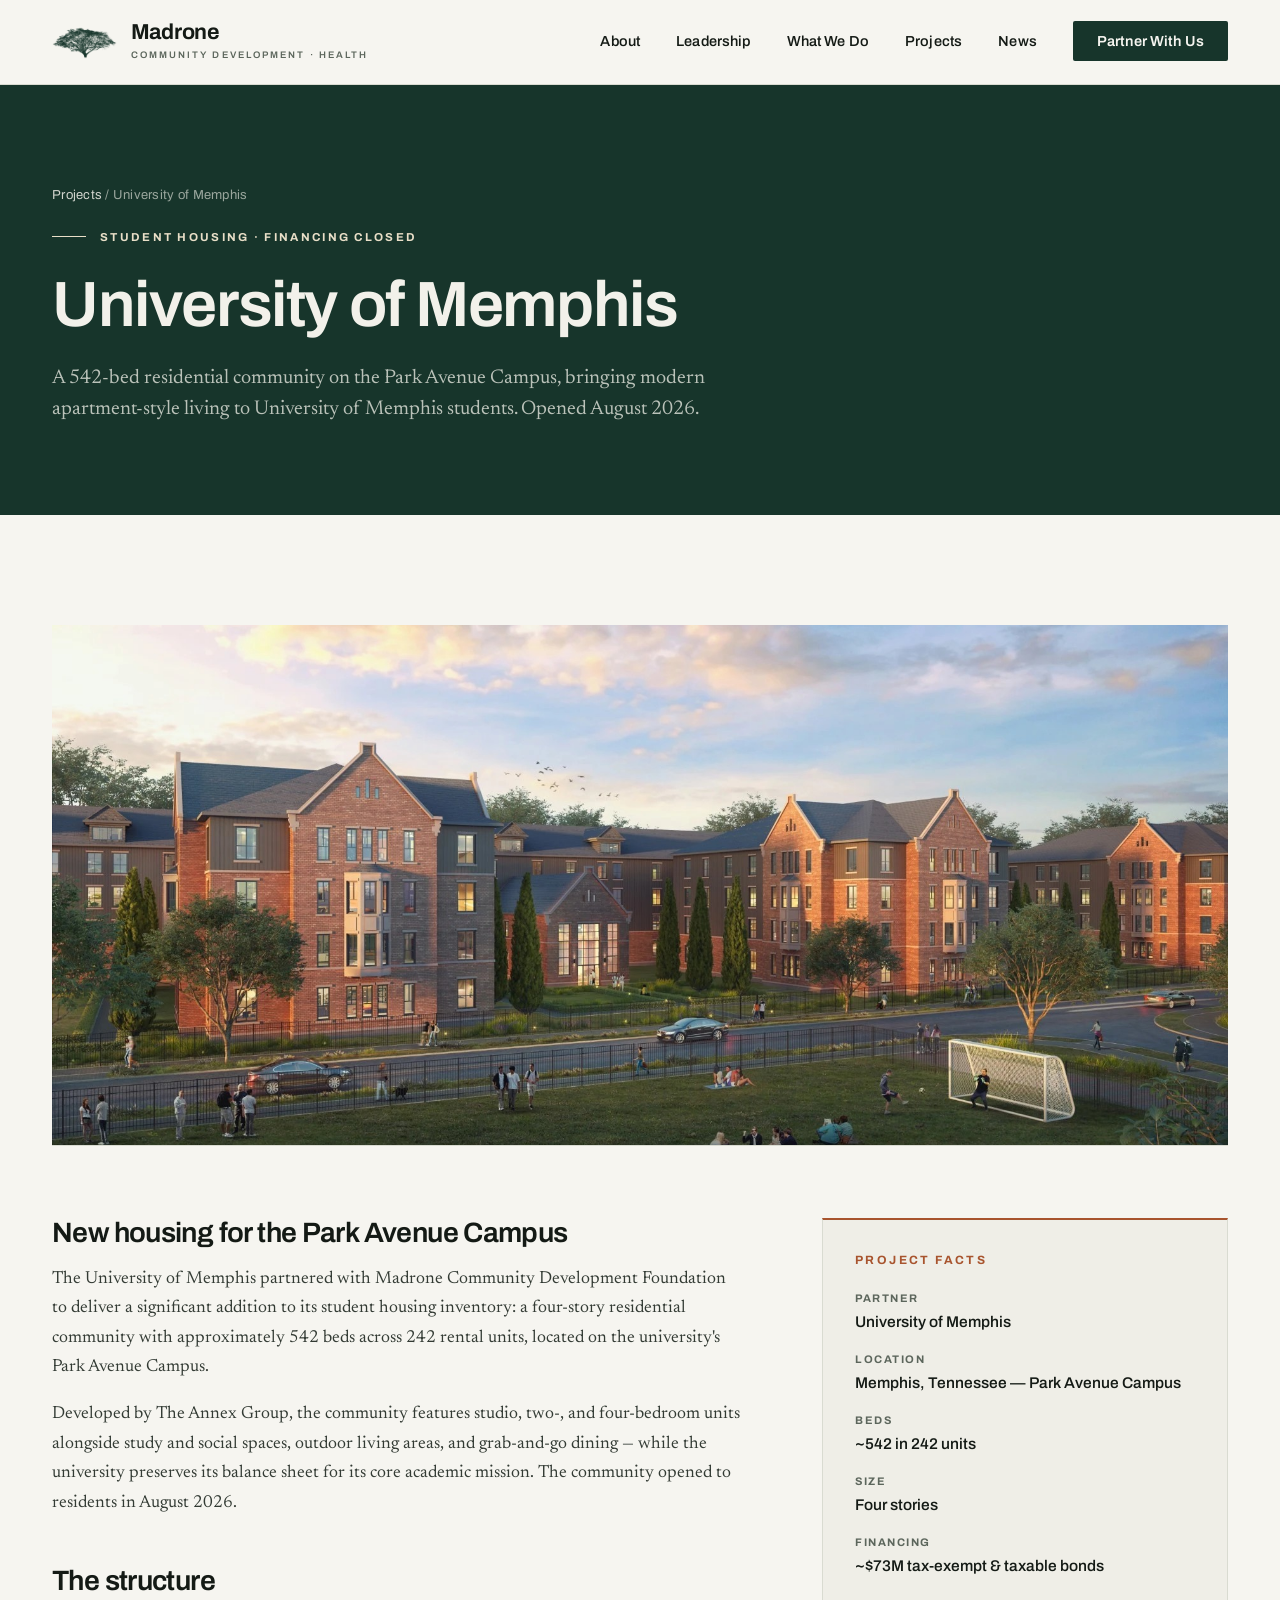
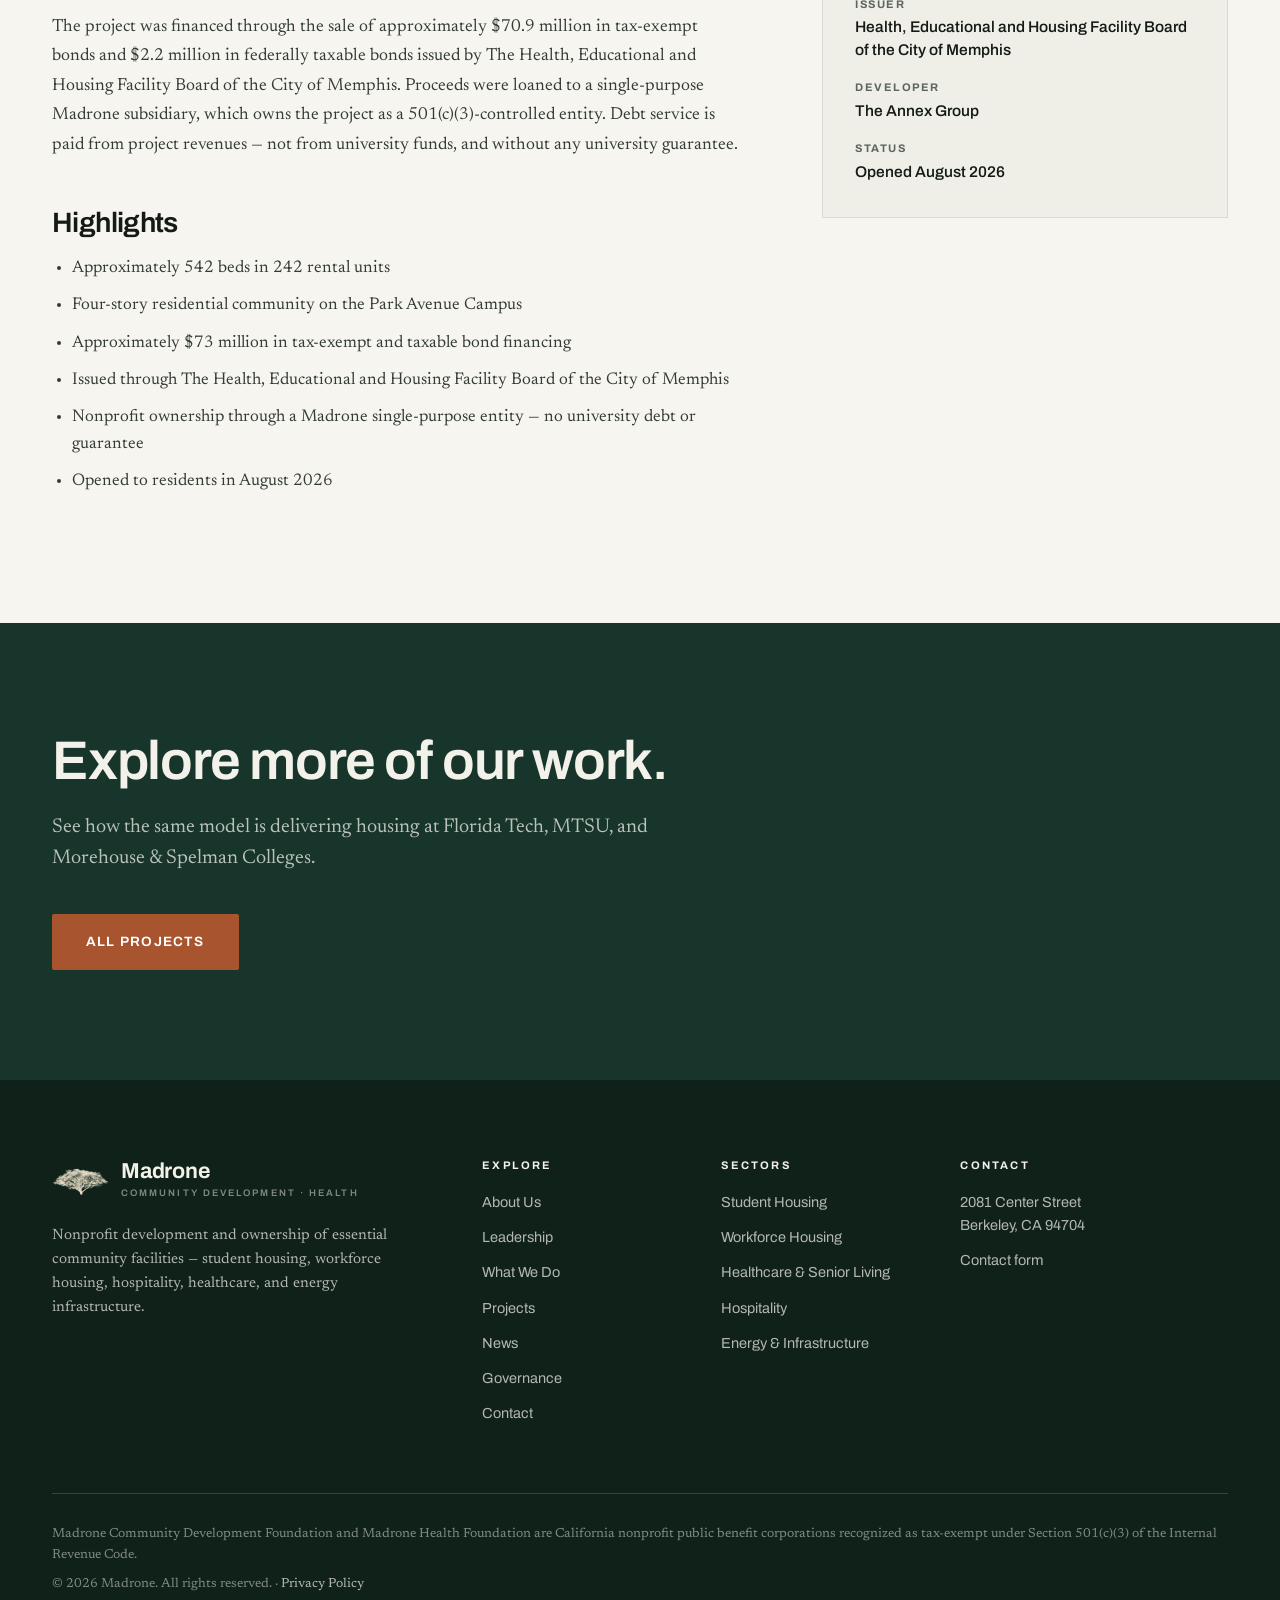
<file: projects/university-of-memphis.html>
<!DOCTYPE html>
<html lang="en">
<head>
  <meta charset="UTF-8">
  <meta name="viewport" content="width=device-width, initial-scale=1.0">
  <title>University of Memphis Student Housing | Madrone</title>
  <meta name="description" content="Madrone's 542-bed student housing community on the University of Memphis Park Avenue Campus, financed with approximately $73 million in tax-exempt and taxable bonds.">
  <link rel="icon" type="image/png" href="../images/brand/favicon.png">
  <link rel="stylesheet" href="../css/style.css">
</head>
<body>

<header class="site-header">
  <div class="container nav-wrap">
    <a class="brand" href="../index.html">
      <img class="brand-mark" src="../images/brand/tree-ever.png" alt="">
      <span>
        <span class="brand-name">Madrone</span>
        <span class="brand-sub">Community Development &middot; Health</span>
      </span>
    </a>
    <button class="nav-toggle" aria-label="Toggle navigation" aria-expanded="false">
      <span></span><span></span><span></span>
    </button>
    <ul class="nav-links">
      <li><a href="../about.html">About</a></li>
      <li><a href="../leadership.html">Leadership</a></li>
      <li><a href="../what-we-do.html">What We Do</a></li>
      <li><a href="../projects.html">Projects</a></li>
      <li><a href="../news.html">News</a></li>
      <li><a class="nav-cta" href="../contact.html">Partner With Us</a></li>
    </ul>
  </div>
</header>

<main>

  <div class="page-hero">
    <div class="container">
      <div class="breadcrumb"><a href="../projects.html">Projects</a> / University of Memphis</div>
      <span class="eyebrow">Student Housing &middot; Financing Closed</span>
      <h1>University of Memphis</h1>
      <p>A 542-bed residential community on the Park Avenue Campus, bringing modern apartment-style living to University of Memphis students. Opened August 2026.</p>
    </div>
  </div>

  <section>
    <div class="container">
      <div class="detail-hero-visual">
        <img src="../images/projects/university-of-memphis.jpg" alt="University of Memphis student residence" onerror="this.onerror=null;this.src='../images/illustrations/university-of-memphis.svg'">
      </div>
      <div class="detail-layout">
      <div class="detail-main">
        <h2>New housing for the Park Avenue Campus</h2>
        <p>The University of Memphis partnered with Madrone Community Development Foundation to deliver a significant addition to its student housing inventory: a four-story residential community with approximately 542 beds across 242 rental units, located on the university's Park Avenue Campus.</p>
        <p>Developed by The Annex Group, the community features studio, two-, and four-bedroom units alongside study and social spaces, outdoor living areas, and grab-and-go dining — while the university preserves its balance sheet for its core academic mission. The community opened to residents in August 2026.</p>

        <h2>The structure</h2>
        <p>The project was financed through the sale of approximately $70.9 million in tax-exempt bonds and $2.2 million in federally taxable bonds issued by The Health, Educational and Housing Facility Board of the City of Memphis. Proceeds were loaned to a single-purpose Madrone subsidiary, which owns the project as a 501(c)(3)-controlled entity. Debt service is paid from project revenues — not from university funds, and without any university guarantee.</p>

        <h2>Highlights</h2>
        <ul>
          <li>Approximately 542 beds in 242 rental units</li>
          <li>Four-story residential community on the Park Avenue Campus</li>
          <li>Approximately $73 million in tax-exempt and taxable bond financing</li>
          <li>Issued through The Health, Educational and Housing Facility Board of the City of Memphis</li>
          <li>Nonprofit ownership through a Madrone single-purpose entity — no university debt or guarantee</li>
          <li>Opened to residents in August 2026</li>
        </ul>
      </div>

      <aside class="fact-box">
        <h3>Project Facts</h3>
        <dl>
          <div><dt>Partner</dt><dd>University of Memphis</dd></div>
          <div><dt>Location</dt><dd>Memphis, Tennessee — Park Avenue Campus</dd></div>
          <div><dt>Beds</dt><dd>~542 in 242 units</dd></div>
          <div><dt>Size</dt><dd>Four stories</dd></div>
          <div><dt>Financing</dt><dd>~$73M tax-exempt &amp; taxable bonds</dd></div>
          <div><dt>Issuer</dt><dd>Health, Educational and Housing Facility Board of the City of Memphis</dd></div>
          <div><dt>Developer</dt><dd>The Annex Group</dd></div>
          <div><dt>Status</dt><dd>Opened August 2026</dd></div>
        </dl>
      </aside>
      </div>
    </div>
  </section>

  <div class="cta-band">
    <div class="container">
      <h2>Explore more of our work.</h2>
      <p>See how the same model is delivering housing at Florida Tech, MTSU, and Morehouse &amp; Spelman Colleges.</p>
      <a class="btn btn-primary" href="../projects.html">All Projects</a>
    </div>
  </div>

</main>

<footer class="site-footer">
  <div class="container">
    <div class="footer-grid">
      <div>
        <div class="footer-brand">
          <img class="brand-mark" src="../images/brand/tree-cream.png" alt="">
          <span>
            <span class="brand-name">Madrone</span>
            <span class="brand-sub">Community Development &middot; Health</span>
          </span>
        </div>
        <p>Nonprofit development and ownership of essential community facilities — student housing, workforce housing, hospitality, healthcare, and energy infrastructure.</p>
      </div>
      <div>
        <h4>Explore</h4>
        <ul>
          <li><a href="../about.html">About Us</a></li>
          <li><a href="../leadership.html">Leadership</a></li>
          <li><a href="../what-we-do.html">What We Do</a></li>
          <li><a href="../projects.html">Projects</a></li>
          <li><a href="../news.html">News</a></li>
          <li><a href="../governance.html">Governance</a></li>
          <li><a href="../contact.html">Contact</a></li>
        </ul>
      </div>
      <div>
        <h4>Sectors</h4>
        <ul>
          <li><a href="../what-we-do.html">Student Housing</a></li>
          <li><a href="../what-we-do.html">Workforce Housing</a></li>
          <li><a href="../what-we-do.html">Healthcare &amp; Senior Living</a></li>
          <li><a href="../what-we-do.html">Hospitality</a></li>
          <li><a href="../what-we-do.html">Energy &amp; Infrastructure</a></li>
        </ul>
      </div>
      <div>
        <h4>Contact</h4>
        <ul>
          <li>2081 Center Street<br>Berkeley, CA 94704</li>
          <li><a href="../contact.html">Contact form</a></li>
        </ul>
      </div>
    </div>
    <div class="footer-legal">
      <p>Madrone Community Development Foundation and Madrone Health Foundation are California nonprofit public benefit corporations recognized as tax-exempt under Section 501(c)(3) of the Internal Revenue Code.</p>
      <p>&copy; 2026 Madrone. All rights reserved. &middot; <a href="../privacy.html">Privacy Policy</a></p>
    </div>
  </div>
</footer>

<script src="../js/main.js"></script>
</body>
</html>
</file>
<file: css/style.css>
/* Self-hosted variable fonts (SIL OFL 1.1 — see fonts/LICENSE.txt) */

@font-face {
  font-family: "Archivo";
  src: url("../fonts/Archivo-Variable.ttf") format("truetype-variations");
  font-weight: 100 900;
  font-stretch: 62% 125%;
  font-style: normal;
  font-display: swap;
}

@font-face {
  font-family: "Newsreader";
  src: url("../fonts/Newsreader-Variable.ttf") format("truetype-variations");
  font-weight: 200 800;
  font-style: normal;
  font-display: swap;
}

@font-face {
  font-family: "Newsreader";
  src: url("../fonts/Newsreader-Italic-Variable.ttf") format("truetype-variations");
  font-weight: 200 800;
  font-style: italic;
  font-display: swap;
}

/* ==========================================================================
   Madrone — institutional editorial design system
   Type: Archivo (display/UI) + Newsreader (prose)
   Palette: stone paper, near-black ink, deep evergreen, copper accent
   ========================================================================== */

:root {
  --paper: #f6f5f0;
  --paper-2: #efeee7;
  --ink: #141a15;
  --ever: #17352b;
  --ever-2: #1d4234;
  --ever-deep: #0f2119;
  --copper: #a8542e;
  --copper-2: #8c4222;
  --stone: #5c665c;
  --line: #d9dbd1;
  --line-dark: rgba(246, 245, 240, 0.16);
  --cream: #e9dfc8;
  --sans: "Archivo", "Helvetica Neue", Helvetica, Arial, sans-serif;
  --serif: "Newsreader", Georgia, "Times New Roman", serif;
  --max: 1240px;
}

* { margin: 0; padding: 0; box-sizing: border-box; }

html { scroll-behavior: smooth; }

body {
  font-family: var(--serif);
  font-size: 18px;
  line-height: 1.6;
  color: var(--ink);
  background: var(--paper);
  -webkit-font-smoothing: antialiased;
}

img, svg { max-width: 100%; display: block; }

a { color: var(--copper); text-decoration: none; }
a:hover { color: var(--copper-2); }

h1, h2, h3, h4 {
  font-family: var(--sans);
  font-weight: 620;
  letter-spacing: -0.022em;
  line-height: 1.04;
  color: var(--ink);
  text-wrap: balance;
}

.container { max-width: var(--max); margin: 0 auto; padding: 0 32px; }

section { padding: 110px 0; }

.eyebrow {
  display: flex;
  align-items: center;
  gap: 14px;
  font-family: var(--sans);
  font-size: 11.5px;
  font-weight: 700;
  letter-spacing: 0.2em;
  text-transform: uppercase;
  color: var(--copper);
  margin-bottom: 26px;
}

.eyebrow::before {
  content: "";
  width: 34px;
  height: 1px;
  background: var(--copper);
}

.section-head.center .eyebrow { justify-content: center; }

.lead {
  font-size: 1.3rem;
  line-height: 1.55;
  color: var(--stone);
  max-width: 34em;
}

.section-head { max-width: 780px; margin-bottom: 64px; }
.section-head.center { margin-left: auto; margin-right: auto; text-align: center; }
.section-head h2 {
  font-size: clamp(2rem, 3.6vw, 3rem);
  margin-bottom: 20px;
}

.alt-bg { background: var(--paper-2); border-top: 1px solid var(--line); border-bottom: 1px solid var(--line); }
.green-bg { background: var(--ever); }
.green-bg h2, .green-bg h3 { color: #f2f1ea; }
.green-bg p { color: rgba(242, 241, 234, 0.78); }
.green-bg .eyebrow { color: var(--cream); }
.green-bg .eyebrow::before { background: var(--cream); }
.soft-bg { background: var(--paper-2); border-top: 1px solid var(--line); }

/* --------------------------------------------------------------------------
   Header
   -------------------------------------------------------------------------- */

.site-header {
  position: sticky;
  top: 0;
  z-index: 50;
  background: rgba(246, 245, 240, 0.95);
  backdrop-filter: blur(10px);
  border-bottom: 1px solid var(--line);
}

.nav-wrap {
  display: flex;
  align-items: center;
  justify-content: space-between;
  height: 84px;
}

.brand { display: flex; align-items: center; gap: 14px; color: var(--ink); }
.brand:hover { color: var(--ink); }
.brand-mark { height: 34px; width: auto; flex: none; }
.footer-brand .brand-mark { height: 30px; }

.brand-name {
  font-family: var(--sans);
  font-size: 1.35rem;
  font-weight: 680;
  letter-spacing: -0.01em;
  display: block;
  line-height: 1.1;
}

.brand-sub {
  display: block;
  font-family: var(--sans);
  font-size: 9.5px;
  font-weight: 600;
  letter-spacing: 0.22em;
  text-transform: uppercase;
  color: var(--stone);
  margin-top: 3px;
}

.nav-links { display: flex; align-items: center; gap: 36px; list-style: none; }

.nav-links a {
  font-family: var(--sans);
  font-size: 14.5px;
  font-weight: 540;
  letter-spacing: 0.01em;
  color: var(--ink);
  padding: 6px 0;
  border-bottom: 1px solid transparent;
}

.nav-links a:hover, .nav-links a.active {
  color: var(--copper);
  border-bottom-color: var(--copper);
}

.nav-cta {
  background: var(--ever);
  color: var(--paper) !important;
  padding: 12px 24px !important;
  border-radius: 2px;
  border-bottom: none !important;
  font-weight: 600 !important;
}

.nav-cta:hover { background: var(--ever-2); }

.nav-toggle { display: none; background: none; border: none; cursor: pointer; padding: 8px; }
.nav-toggle span { display: block; width: 24px; height: 2px; background: var(--ink); margin: 5px 0; }

/* --------------------------------------------------------------------------
   Buttons
   -------------------------------------------------------------------------- */

.btn {
  display: inline-block;
  font-family: var(--sans);
  font-size: 13.5px;
  font-weight: 650;
  letter-spacing: 0.09em;
  text-transform: uppercase;
  padding: 17px 34px;
  border-radius: 2px;
  transition: background 0.2s, color 0.2s, border-color 0.2s;
}

.btn-primary { background: var(--copper); color: #fff; }
.btn-primary:hover { background: var(--copper-2); color: #fff; }

.btn-dark { background: var(--ever); color: var(--paper); }
.btn-dark:hover { background: var(--ever-2); color: var(--paper); }

.btn-ghost { border: 1px solid rgba(246, 245, 240, 0.5); color: #f2f1ea; }
.btn-ghost:hover { border-color: #f2f1ea; background: rgba(246, 245, 240, 0.08); color: #f2f1ea; }

.btn-row { display: flex; gap: 18px; flex-wrap: wrap; }

/* --------------------------------------------------------------------------
   Hero (light, editorial)
   -------------------------------------------------------------------------- */

.hero { padding: 120px 0 0; background: var(--paper); }

.hero h1 {
  font-size: clamp(3rem, 7.2vw, 5.6rem);
  font-weight: 660;
  max-width: 11.5em;
  margin-bottom: 34px;
}

.hero h1 em {
  font-style: normal;
  color: var(--copper);
}

.hero p {
  font-size: 1.35rem;
  line-height: 1.5;
  color: var(--stone);
  max-width: 33em;
  margin-bottom: 44px;
}

.hero .eyebrow { margin-bottom: 34px; }

.hero-band {
  margin-top: 96px;
  border-top: 1px solid var(--line);
  border-bottom: 1px solid var(--line);
}

.hero-band img, .hero-band svg {
  width: 100%;
  height: clamp(300px, 44vw, 560px);
  object-fit: cover;
  display: block;
}

.hero-facts {
  display: grid;
  grid-template-columns: repeat(3, 1fr);
  border-bottom: 1px solid var(--line);
}

.hero-facts > div {
  padding: 26px 32px;
  border-left: 1px solid var(--line);
  font-family: var(--sans);
  font-size: 12.5px;
  font-weight: 600;
  letter-spacing: 0.14em;
  text-transform: uppercase;
  color: var(--stone);
}

.hero-facts > div:first-child { border-left: none; padding-left: 0; }

/* --------------------------------------------------------------------------
   Sector / principle columns — ruled, no boxes
   -------------------------------------------------------------------------- */

.card-grid {
  display: grid;
  grid-template-columns: repeat(auto-fit, minmax(250px, 1fr));
  gap: 48px;
}

.card-grid.cols-5 { grid-template-columns: repeat(5, 1fr); gap: 30px; }
.card-grid.cols-5 .sector-card h3 { font-size: 1.1rem; }
.card-grid.cols-5 .sector-card p { font-size: 14.5px; }

@media (max-width: 1120px) {
  .card-grid.cols-5 { grid-template-columns: repeat(3, 1fr); }
}
@media (max-width: 860px) {
  .card-grid.cols-5 { grid-template-columns: repeat(2, 1fr); }
}
@media (max-width: 600px) {
  .card-grid.cols-5 { grid-template-columns: 1fr; }
}

.sector-card {
  border-top: 1px solid var(--ink);
  padding-top: 28px;
}

.sector-card .icon { margin-bottom: 22px; }
.sector-card .icon svg { width: 30px; height: 30px; stroke: var(--copper); }

.sector-card h3 {
  font-size: 1.25rem;
  font-weight: 640;
  letter-spacing: -0.01em;
  margin-bottom: 14px;
  line-height: 1.2;
}

.sector-card p { font-size: 16px; line-height: 1.62; color: var(--stone); }

/* --------------------------------------------------------------------------
   Project rows — numbered editorial portfolio
   -------------------------------------------------------------------------- */

.project-rows { display: grid; gap: 0; }

.project-row {
  display: grid;
  grid-template-columns: 7fr 5fr;
  gap: 56px;
  align-items: center;
  padding: 56px 0;
  border-top: 1px solid var(--line);
  color: var(--ink);
}

.project-rows .project-row:last-child { border-bottom: 1px solid var(--line); }

.project-row:nth-child(even) .row-visual { order: 2; }
.project-row:nth-child(even) .row-text { order: 1; }

.row-visual {
  position: relative;
  overflow: hidden;
  aspect-ratio: 16 / 10;
  background: var(--ever);
}

.row-visual img, .row-visual svg {
  position: absolute;
  inset: 0;
  width: 100%;
  height: 100%;
  object-fit: cover;
  transition: transform 0.6s ease;
}

.project-row:hover .row-visual img { transform: scale(1.03); }

.row-num {
  font-family: var(--sans);
  font-size: 13px;
  font-weight: 700;
  letter-spacing: 0.16em;
  color: var(--copper);
  margin-bottom: 18px;
}

.row-text h3 {
  font-size: clamp(1.5rem, 2.5vw, 2.15rem);
  margin-bottom: 12px;
}

.row-loc {
  font-family: var(--sans);
  font-size: 12px;
  font-weight: 650;
  letter-spacing: 0.16em;
  text-transform: uppercase;
  color: var(--stone);
  margin-bottom: 20px;
}

.row-text p { font-size: 17px; line-height: 1.62; color: var(--stone); margin-bottom: 26px; }

.row-link {
  font-family: var(--sans);
  font-size: 13.5px;
  font-weight: 680;
  letter-spacing: 0.1em;
  text-transform: uppercase;
  color: var(--copper);
  border-bottom: 1px solid var(--copper);
  padding-bottom: 3px;
}

.project-row:hover .row-link { color: var(--copper-2); border-color: var(--copper-2); }

.row-status {
  display: inline-block;
  font-family: var(--sans);
  font-size: 11px;
  font-weight: 700;
  letter-spacing: 0.14em;
  text-transform: uppercase;
  color: var(--ever);
  border: 1px solid var(--ever);
  padding: 5px 12px;
  border-radius: 2px;
  margin-bottom: 20px;
}

/* --------------------------------------------------------------------------
   In-development — quiet ruled ledger
   -------------------------------------------------------------------------- */

.dev-list { border-top: 1px solid var(--ink); }

a.dev-item { color: inherit; }
a.dev-item:hover h3 { color: var(--copper); }

.dev-item {
  display: grid;
  grid-template-columns: 2.2fr 3fr 1.3fr;
  gap: 32px;
  align-items: baseline;
  padding: 30px 0;
  border-bottom: 1px solid var(--line);
}

.dev-item h3 {
  font-size: 1.3rem;
  font-weight: 640;
}

.dev-item p { font-size: 16px; color: var(--stone); line-height: 1.6; }

.dev-status {
  font-family: var(--sans);
  font-size: 11.5px;
  font-weight: 700;
  letter-spacing: 0.16em;
  text-transform: uppercase;
  color: var(--copper);
  text-align: right;
}

/* --------------------------------------------------------------------------
   News ledger
   -------------------------------------------------------------------------- */

.news-list { border-top: 1px solid var(--ink); }

.news-item {
  display: grid;
  grid-template-columns: 160px 1fr;
  gap: 40px;
  padding: 36px 0;
  border-bottom: 1px solid var(--line);
}

.news-date {
  font-family: var(--sans);
  font-size: 12.5px;
  font-weight: 700;
  letter-spacing: 0.14em;
  text-transform: uppercase;
  color: var(--copper);
  padding-top: 6px;
}

.news-item h3 { font-size: 1.45rem; margin-bottom: 10px; }
.news-item p { font-size: 16.5px; color: var(--stone); line-height: 1.62; max-width: 46em; }

.news-links { margin-top: 14px; display: flex; gap: 24px; flex-wrap: wrap; }

.news-links a {
  font-family: var(--sans);
  font-size: 12.5px;
  font-weight: 680;
  letter-spacing: 0.1em;
  text-transform: uppercase;
  color: var(--copper);
  border-bottom: 1px solid var(--copper);
  padding-bottom: 2px;
}

.news-tag {
  display: inline-block;
  font-family: var(--sans);
  font-size: 10.5px;
  font-weight: 700;
  letter-spacing: 0.14em;
  text-transform: uppercase;
  color: var(--stone);
  border: 1px solid var(--line);
  padding: 3px 10px;
  border-radius: 2px;
  margin-bottom: 12px;
}

/* --------------------------------------------------------------------------
   Governance
   -------------------------------------------------------------------------- */

.doc-list { border-top: 1px solid var(--ink); }

.doc-item {
  display: grid;
  grid-template-columns: 1fr auto;
  gap: 30px;
  align-items: baseline;
  padding: 24px 0;
  border-bottom: 1px solid var(--line);
}

.doc-item h3 { font-size: 1.15rem; }
.doc-item p { font-size: 15px; color: var(--stone); margin-top: 6px; max-width: 42em; }

.doc-action {
  font-family: var(--sans);
  font-size: 12px;
  font-weight: 700;
  letter-spacing: 0.12em;
  text-transform: uppercase;
  color: var(--copper);
  white-space: nowrap;
}

/* --------------------------------------------------------------------------
   Steps (the model)
   -------------------------------------------------------------------------- */

.steps {
  display: grid;
  grid-template-columns: repeat(auto-fit, minmax(220px, 1fr));
  gap: 48px;
}

.step { border-top: 1px solid var(--line-dark); padding-top: 26px; }

.green-bg .step { border-top-color: var(--line-dark); }
section:not(.green-bg) .step { border-top-color: var(--ink); }

.step .num {
  font-family: var(--sans);
  font-size: 13px;
  font-weight: 700;
  letter-spacing: 0.14em;
  color: var(--copper);
  margin-bottom: 16px;
}

.green-bg .step .num { color: var(--cream); }

.step h3 { font-size: 1.2rem; margin-bottom: 12px; }
.step p { font-size: 15.5px; line-height: 1.62; }
section:not(.green-bg) .step p { color: var(--stone); }

/* --------------------------------------------------------------------------
   Two foundations
   -------------------------------------------------------------------------- */

.split { display: grid; grid-template-columns: 1fr 1fr; gap: 56px; }

.entity-card { border-top: 2px solid var(--ever); padding-top: 30px; }
.entity-card.health { border-top-color: var(--copper); }

.entity-tag {
  display: inline-block;
  font-family: var(--sans);
  font-size: 11px;
  font-weight: 700;
  letter-spacing: 0.18em;
  text-transform: uppercase;
  color: var(--stone);
  margin-bottom: 18px;
}

.entity-card h3 { font-size: 1.6rem; margin-bottom: 18px; }
.entity-card p { font-size: 16.5px; line-height: 1.65; color: var(--stone); margin-bottom: 14px; }

/* --------------------------------------------------------------------------
   Page hero (interior)
   -------------------------------------------------------------------------- */

.page-hero {
  background: var(--ever);
  padding: 100px 0 90px;
}

.page-hero h1 {
  color: #f2f1ea;
  font-size: clamp(2.4rem, 5vw, 4rem);
  margin-bottom: 24px;
  max-width: 16em;
}

.page-hero p {
  color: rgba(242, 241, 234, 0.75);
  font-size: 1.25rem;
  line-height: 1.55;
  max-width: 36em;
}

.page-hero .eyebrow { color: var(--cream); }
.page-hero .eyebrow::before { background: var(--cream); }

.breadcrumb {
  font-family: var(--sans);
  font-size: 13px;
  letter-spacing: 0.02em;
  margin-bottom: 22px;
  color: rgba(242, 241, 234, 0.6);
}

.breadcrumb a { color: rgba(242, 241, 234, 0.85); }
.breadcrumb a:hover { color: #fff; }

/* --------------------------------------------------------------------------
   Project detail pages
   -------------------------------------------------------------------------- */

.detail-hero-visual { margin-bottom: 72px; border-bottom: 1px solid var(--line); }

.detail-hero-visual img, .detail-hero-visual svg {
  width: 100%;
  height: clamp(280px, 42vw, 520px);
  object-fit: cover;
  display: block;
}

.detail-layout {
  display: grid;
  grid-template-columns: 1.7fr 1fr;
  gap: 80px;
  align-items: start;
}

.detail-main h2 {
  font-size: 1.75rem;
  margin: 48px 0 18px;
}

.detail-main h2:first-child { margin-top: 0; }
.detail-main p { margin-bottom: 18px; font-size: 17.5px; line-height: 1.68; color: #333b34; }
.detail-main ul { margin: 0 0 18px 20px; color: #333b34; }
.detail-main li { margin-bottom: 10px; font-size: 17px; line-height: 1.6; }

.fact-box {
  border: 1px solid var(--line);
  border-top: 2px solid var(--copper);
  background: var(--paper-2);
  padding: 34px 32px;
  position: sticky;
  top: 110px;
}

.fact-box h3 {
  font-size: 12px;
  font-weight: 700;
  letter-spacing: 0.2em;
  text-transform: uppercase;
  color: var(--copper);
  margin-bottom: 24px;
}

.fact-box dl { display: grid; gap: 18px; }
.fact-box dt {
  font-family: var(--sans);
  font-size: 11px;
  font-weight: 700;
  letter-spacing: 0.14em;
  text-transform: uppercase;
  color: var(--stone);
  margin-bottom: 3px;
}
.fact-box dd { font-family: var(--sans); font-size: 15.5px; font-weight: 540; color: var(--ink); line-height: 1.45; }

.visual-note { font-size: 13px; color: var(--stone); margin-top: 10px; text-align: right; }

/* --------------------------------------------------------------------------
   Leadership
   -------------------------------------------------------------------------- */

.leader-grid {
  display: grid;
  grid-template-columns: repeat(auto-fit, minmax(300px, 1fr));
  gap: 48px;
}

.leader-card { border-top: 1px solid var(--ink); padding-top: 30px; }

.leader-photo {
  width: 116px;
  height: 116px;
  border-radius: 50%;
  overflow: hidden;
  margin-bottom: 28px;
  background: var(--paper-2);
}

.leader-photo img, .leader-photo svg { width: 100%; height: 100%; object-fit: cover; display: block; }

.leader-card h3 { font-size: 1.75rem; margin-bottom: 8px; }

.leader-title {
  font-family: var(--sans);
  font-size: 12px;
  font-weight: 700;
  letter-spacing: 0.18em;
  text-transform: uppercase;
  color: var(--copper);
  margin-bottom: 22px;
}

.leader-card p { font-size: 16.5px; line-height: 1.66; color: var(--stone); }
.leader-card p + p { margin-top: 16px; }

/* --------------------------------------------------------------------------
   CTA band
   -------------------------------------------------------------------------- */

.cta-band {
  background: var(--ever);
  padding: 110px 0;
  text-align: left;
}

.cta-band h2 {
  color: #f2f1ea;
  font-size: clamp(2.2rem, 4.4vw, 3.4rem);
  max-width: 15em;
  margin-bottom: 22px;
}

.cta-band p {
  color: rgba(242, 241, 234, 0.75);
  font-size: 1.25rem;
  line-height: 1.55;
  max-width: 34em;
  margin-bottom: 40px;
}

/* --------------------------------------------------------------------------
   Contact
   -------------------------------------------------------------------------- */

.contact-grid { display: grid; grid-template-columns: 1.2fr 1fr; gap: 80px; align-items: start; }

.contact-card {
  border-top: 1px solid var(--ink);
  padding-top: 24px;
}

.contact-card + .contact-card { margin-top: 40px; }
.contact-card h3 { font-size: 1.3rem; margin-bottom: 10px; }
.contact-card p { font-size: 16px; color: var(--stone); margin-bottom: 6px; line-height: 1.6; }


/* --------------------------------------------------------------------------
   Contact form
   -------------------------------------------------------------------------- */

.contact-form {
  background: #fff;
  border: 1px solid var(--line);
  border-top: 2px solid var(--copper);
  padding: 40px 36px;
}

.form-grid { display: grid; grid-template-columns: 1fr 1fr; gap: 22px 24px; }
.field.full { grid-column: 1 / -1; }

.field label {
  display: block;
  font-family: var(--sans);
  font-size: 11px;
  font-weight: 700;
  letter-spacing: 0.14em;
  text-transform: uppercase;
  color: var(--stone);
  margin-bottom: 8px;
}

.field input, .field select, .field textarea {
  width: 100%;
  font-family: var(--serif);
  font-size: 16px;
  color: var(--ink);
  background: var(--paper);
  border: 1px solid var(--line);
  border-radius: 2px;
  padding: 12px 14px;
}

.field select { font-family: var(--sans); font-size: 14.5px; }
.field textarea { min-height: 150px; resize: vertical; }

.field input:focus, .field select:focus, .field textarea:focus {
  outline: none;
  border-color: var(--copper);
  box-shadow: 0 0 0 3px rgba(168, 84, 46, 0.12);
}

.form-actions { margin-top: 28px; display: flex; align-items: center; gap: 20px; flex-wrap: wrap; }
.form-hint { font-size: 13.5px; color: var(--stone); }
.hp { position: absolute; left: -9999px; }

@media (max-width: 700px) {
  .form-grid { grid-template-columns: 1fr; }
  .contact-form { padding: 30px 24px; }
}

/* --------------------------------------------------------------------------
   Footer
   -------------------------------------------------------------------------- */

.site-footer {
  background: var(--ever-deep);
  color: rgba(242, 241, 234, 0.72);
  padding: 80px 0 44px;
  font-size: 15px;
}

.site-footer p { font-family: var(--serif); line-height: 1.6; }

.footer-grid {
  display: grid;
  grid-template-columns: 2fr 1fr 1fr 1.4fr;
  gap: 48px;
  margin-bottom: 56px;
}

.site-footer h4 {
  color: #f2f1ea;
  font-size: 11px;
  font-weight: 700;
  letter-spacing: 0.2em;
  text-transform: uppercase;
  margin-bottom: 20px;
}

.site-footer ul { list-style: none; font-family: var(--sans); font-size: 14.5px; }
.site-footer li { margin-bottom: 12px; }
.site-footer a { color: rgba(242, 241, 234, 0.72); }
.site-footer a:hover { color: #fff; }

.footer-brand { display: flex; align-items: center; gap: 12px; margin-bottom: 22px; }
.footer-brand .brand-name { color: #f2f1ea; }
.footer-brand .brand-sub { color: rgba(242, 241, 234, 0.5); }

.footer-legal {
  border-top: 1px solid var(--line-dark);
  padding-top: 30px;
  font-size: 13px;
  color: rgba(242, 241, 234, 0.5);
}

.footer-legal p { margin-bottom: 8px; }

/* --------------------------------------------------------------------------
   Legacy card classes (kept for compatibility, restyled)
   -------------------------------------------------------------------------- */

.project-grid { display: grid; grid-template-columns: repeat(auto-fit, minmax(280px, 1fr)); gap: 40px; }
.project-grid.featured { grid-template-columns: repeat(2, 1fr); }

.project-card { background: transparent; color: var(--ink); display: flex; flex-direction: column; }

.project-visual { aspect-ratio: 16 / 10; position: relative; overflow: hidden; background: var(--ever); }
.project-visual img, .project-visual svg {
  position: absolute; inset: 0; width: 100%; height: 100%; object-fit: cover;
  transition: transform 0.6s ease;
}
.project-card:hover .project-visual img { transform: scale(1.03); }

.project-status {
  position: absolute; top: 16px; left: 16px;
  background: var(--paper);
  color: var(--ever);
  font-family: var(--sans);
  font-size: 11px; font-weight: 700; letter-spacing: 0.12em; text-transform: uppercase;
  padding: 6px 12px; border-radius: 2px;
}

.project-status.pipeline { background: var(--ever); color: var(--paper); }

.project-body { padding: 24px 0 0; display: flex; flex-direction: column; flex: 1; }
.project-body h3 { font-size: 1.4rem; margin-bottom: 8px; }
.project-loc {
  font-family: var(--sans); font-size: 12px; font-weight: 650; letter-spacing: 0.14em;
  text-transform: uppercase; color: var(--stone); margin-bottom: 14px;
}
.project-body p { font-size: 16px; color: var(--stone); flex: 1; line-height: 1.6; }
.card-link {
  margin-top: 18px;
  font-family: var(--sans); font-size: 13px; font-weight: 680; letter-spacing: 0.1em;
  text-transform: uppercase; color: var(--copper);
}

.project-scroller {
  display: grid; grid-auto-flow: column; grid-auto-columns: clamp(300px, 38vw, 430px);
  gap: 40px; overflow-x: auto; scroll-snap-type: x proximity; padding-bottom: 24px;
  scrollbar-color: var(--ever) var(--paper-2);
}
.project-scroller .project-card { scroll-snap-align: start; }
.scroller-hint {
  font-family: var(--sans); font-size: 12px; font-weight: 700; letter-spacing: 0.14em;
  text-transform: uppercase; color: var(--stone); margin-bottom: 22px;
}

/* --------------------------------------------------------------------------
   Scroll reveal
   -------------------------------------------------------------------------- */

.reveal { opacity: 0; transform: translateY(18px); transition: opacity 0.7s ease, transform 0.7s ease; }
.reveal.visible { opacity: 1; transform: none; }

@media (prefers-reduced-motion: reduce) {
  .reveal { opacity: 1; transform: none; transition: none; }
  .row-visual img, .project-visual img { transition: none; }
}

/* --------------------------------------------------------------------------
   Responsive
   -------------------------------------------------------------------------- */

@media (max-width: 960px) {
  .split, .contact-grid, .detail-layout { grid-template-columns: 1fr; gap: 48px; }
  .footer-grid { grid-template-columns: 1fr 1fr; }
  .fact-box { position: static; }
  .project-grid.featured { grid-template-columns: 1fr; }

  .project-row { grid-template-columns: 1fr; gap: 28px; padding: 44px 0; }
  .project-row:nth-child(even) .row-visual { order: 0; }
  .project-row:nth-child(even) .row-text { order: 1; }

  .dev-item { grid-template-columns: 1fr; gap: 8px; }
  .dev-status { text-align: left; }

  .news-item { grid-template-columns: 1fr; gap: 10px; }

  .hero-facts { grid-template-columns: 1fr; }
  .hero-facts > div { border-left: none; padding-left: 0; padding-top: 16px; padding-bottom: 16px; border-top: 1px solid var(--line); }
  .hero-facts > div:first-child { border-top: none; }
}

@media (max-width: 760px) {
  section { padding: 72px 0; }
  .hero { padding: 72px 0 0; }
  .hero-band { margin-top: 56px; }

  .nav-toggle { display: block; }

  .nav-links {
    display: none;
    position: absolute;
    top: 84px; left: 0; right: 0;
    background: var(--paper);
    flex-direction: column;
    align-items: flex-start;
    gap: 0;
    padding: 8px 32px 28px;
    border-bottom: 1px solid var(--line);
  }

  .nav-links.open { display: flex; }
  .nav-links li { width: 100%; }
  .nav-links a { display: block; padding: 14px 0; border-bottom: 1px solid var(--line); }
  .nav-links .nav-cta { margin-top: 16px; text-align: center; }
}
</file>
